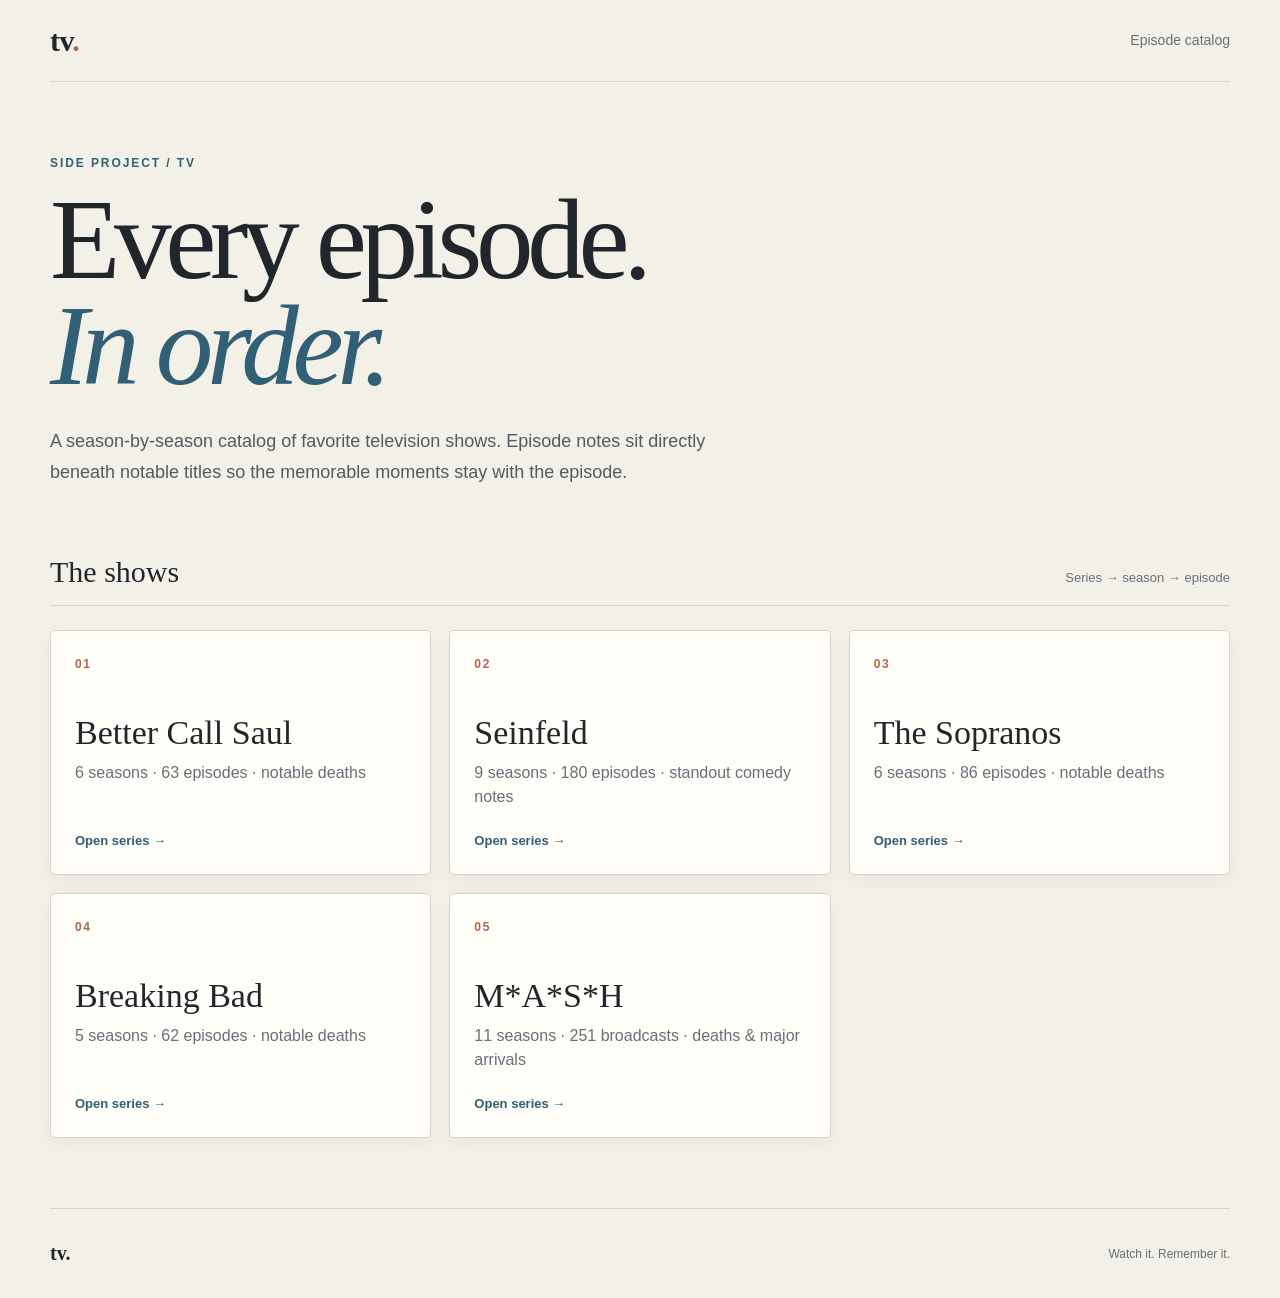
<file: index.html>
<!doctype html>
<html lang="en">
<head>
  <meta charset="utf-8">
  <meta name="viewport" content="width=device-width, initial-scale=1">
  <meta name="theme-color" content="#f2e8d8">
  <meta name="description" content="A personal TV-show episode catalog, organized by series and season, with room for episode notes.">
  <title>TV Shows — Episode Catalog</title>
  <link rel="stylesheet" href="catalog.css?v=20261001">
</head>
<body>
  <div class="shell">
    <header class="masthead"><a class="brand" href="index.html">tv<span>.</span></a><span class="tagline">Episode catalog</span></header>
    <main>
      <section class="hero">
        <p class="kicker">Side project / TV</p>
        <h1>Every episode.<br><em>In order.</em></h1>
        <p class="lead">A season-by-season catalog of favorite television shows. Episode notes sit directly beneath notable titles so the memorable moments stay with the episode.</p>
      </section>
      <section class="content" aria-labelledby="shows-heading">
        <div class="catalog-intro"><h2 id="shows-heading">The shows</h2><p>Series → season → episode</p></div>
        <div class="show-grid">
          <a class="show-card" href="better-call-saul.html"><span class="show-order">01</span><h3>Better Call Saul</h3><p>6 seasons · 63 episodes · notable deaths</p><span class="open">Open series →</span></a>
          <a class="show-card" href="seinfeld.html"><span class="show-order">02</span><h3>Seinfeld</h3><p>9 seasons · 180 episodes · standout comedy notes</p><span class="open">Open series →</span></a>
          <a class="show-card" href="the-sopranos.html"><span class="show-order">03</span><h3>The Sopranos</h3><p>6 seasons · 86 episodes · notable deaths</p><span class="open">Open series →</span></a>
          <a class="show-card" href="breaking-bad.html"><span class="show-order">04</span><h3>Breaking Bad</h3><p>5 seasons · 62 episodes · notable deaths</p><span class="open">Open series →</span></a>
          <a class="show-card" href="mash.html"><span class="show-order">05</span><h3>M*A*S*H</h3><p>11 seasons · 251 broadcasts · deaths &amp; major arrivals</p><span class="open">Open series →</span></a>
        </div>
      </section>
    </main>
    <footer><span>tv.</span><span>Watch it. Remember it.</span></footer>
  </div>
</body>
</html>
</file>
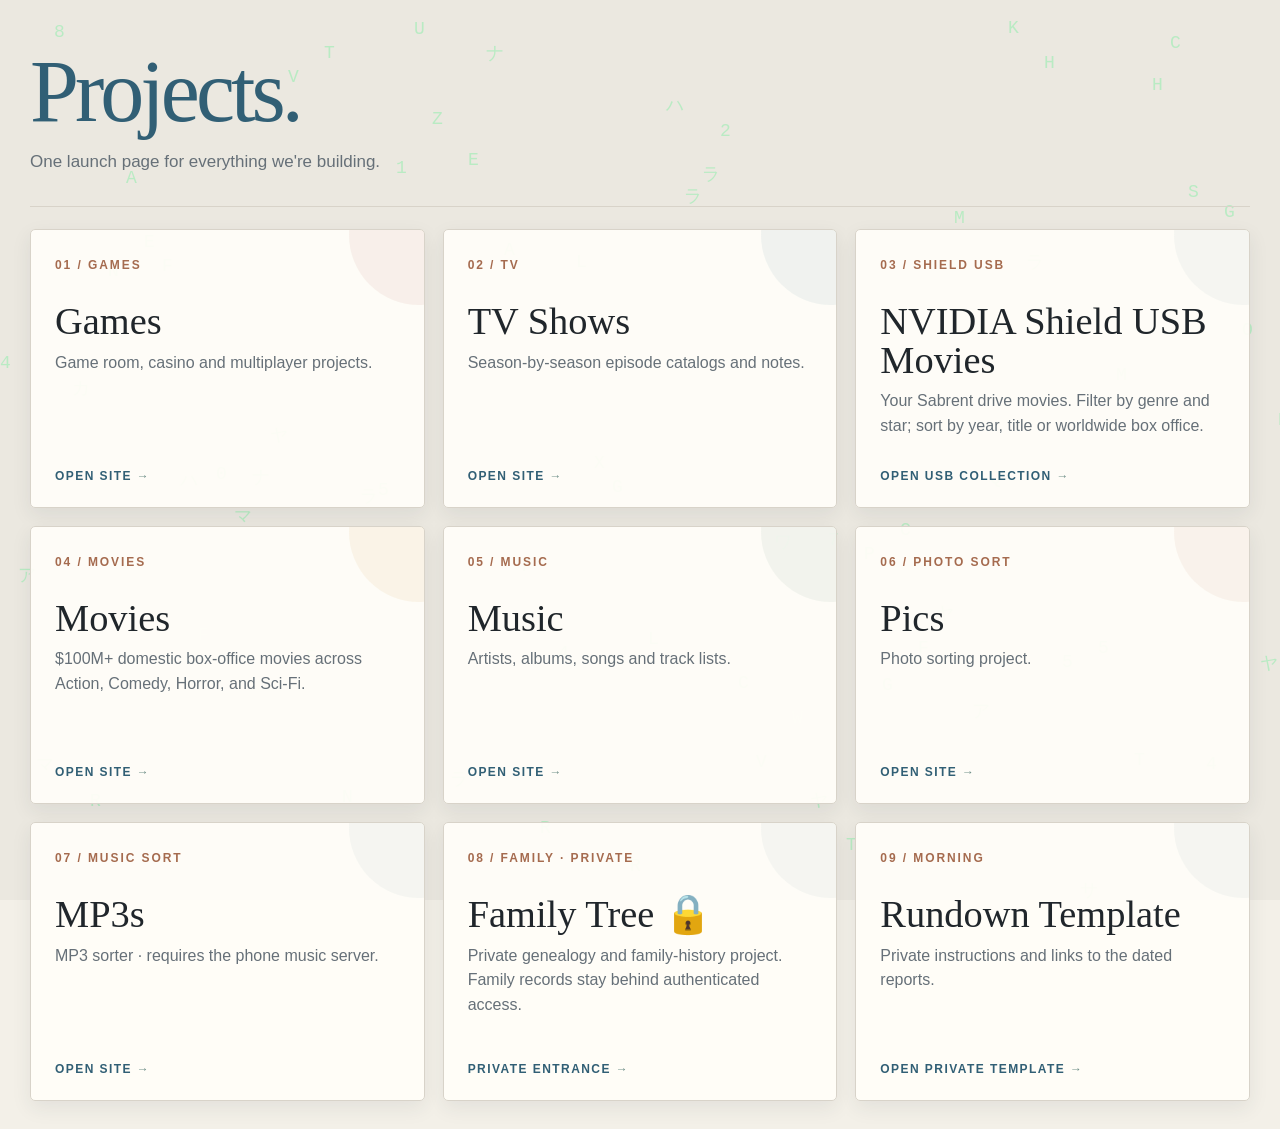
<file: launch-old/index.html>
<!doctype html>
<html lang="en">
<head>
<meta charset="utf-8">
<meta name="viewport" content="width=device-width,initial-scale=1">
<meta http-equiv="refresh" content="0;url=https://chunter-gh.github.io/tvshows/projects.html?release=136">
<link rel="canonical" href="https://chunter-gh.github.io/tvshows/projects.html?release=136">
<title>Opening CHunter2 Projects…</title>
<script>window.location.replace("https://chunter-gh.github.io/tvshows/projects.html?release=136");</script>
</head>
<body><p>Opening the <a href="https://chunter-gh.github.io/tvshows/projects.html?release=136">original Projects launcher</a>…</p></body>
</html>
</file>
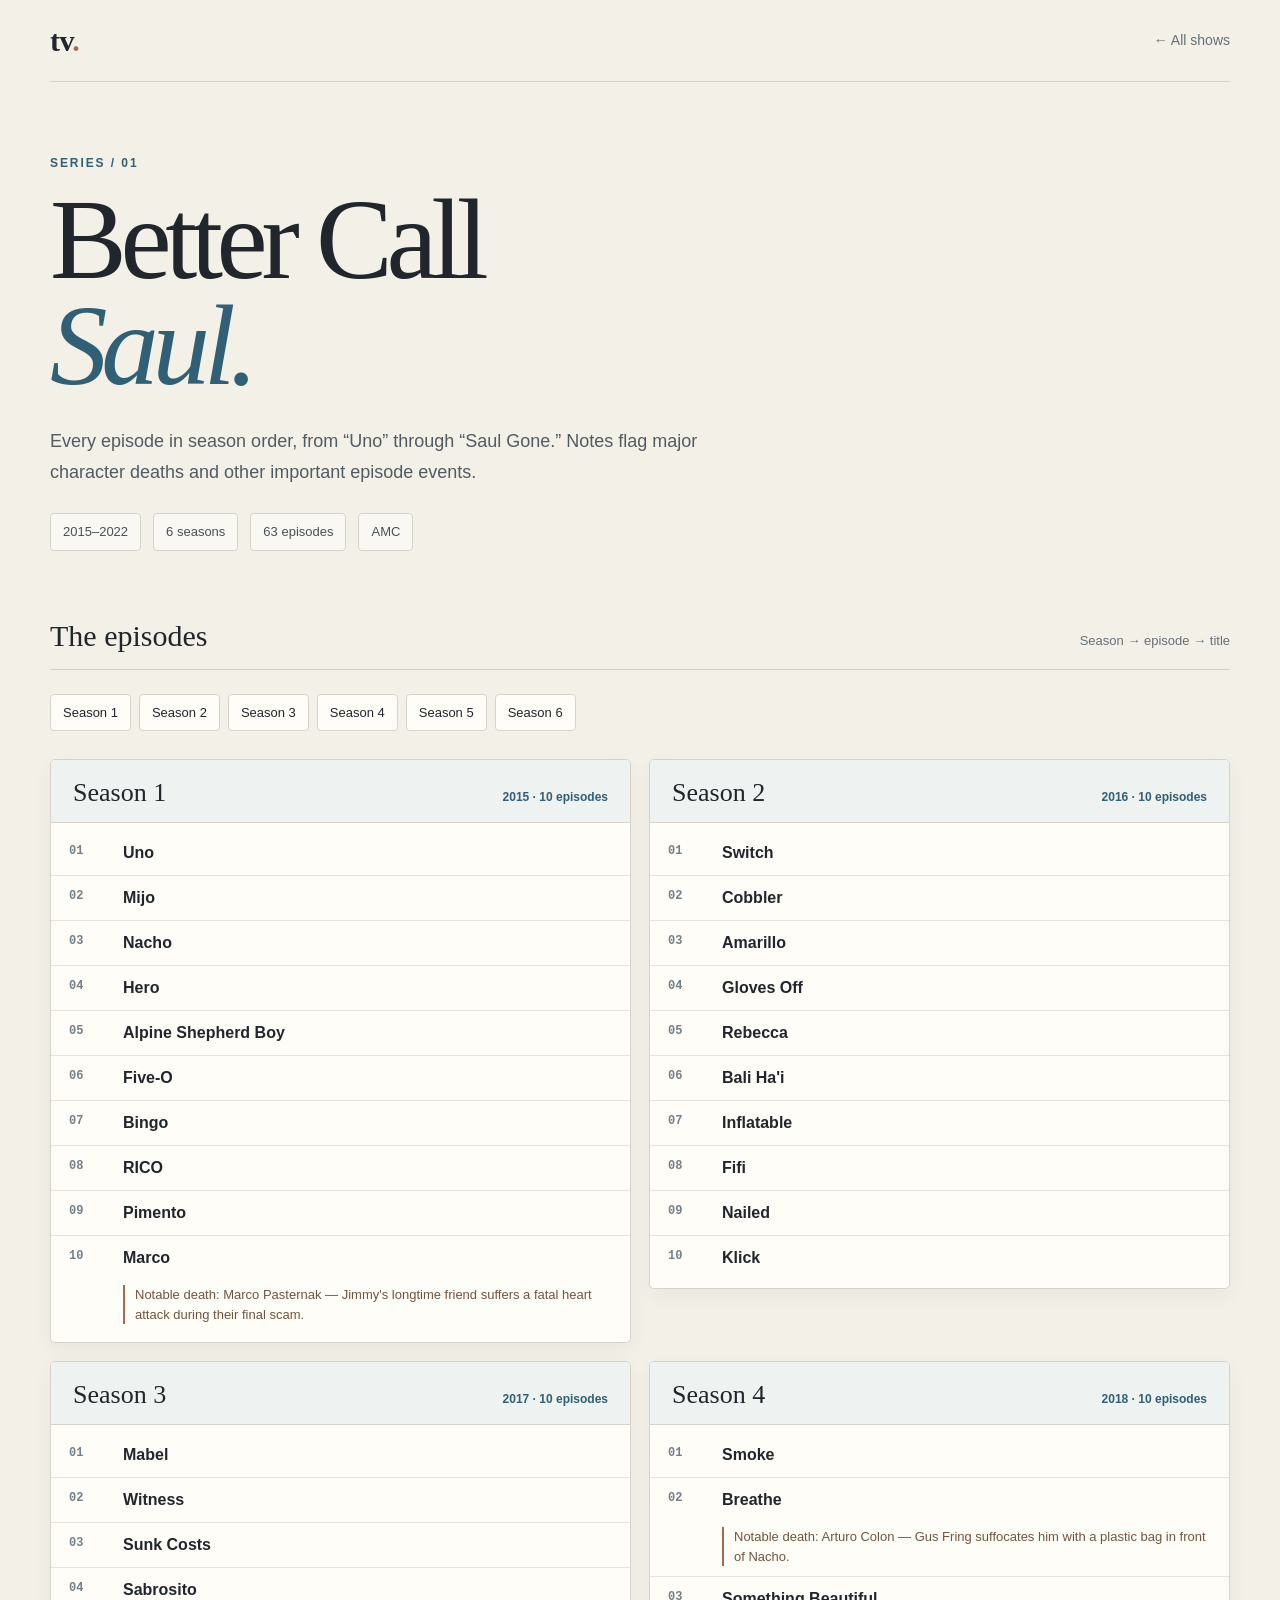
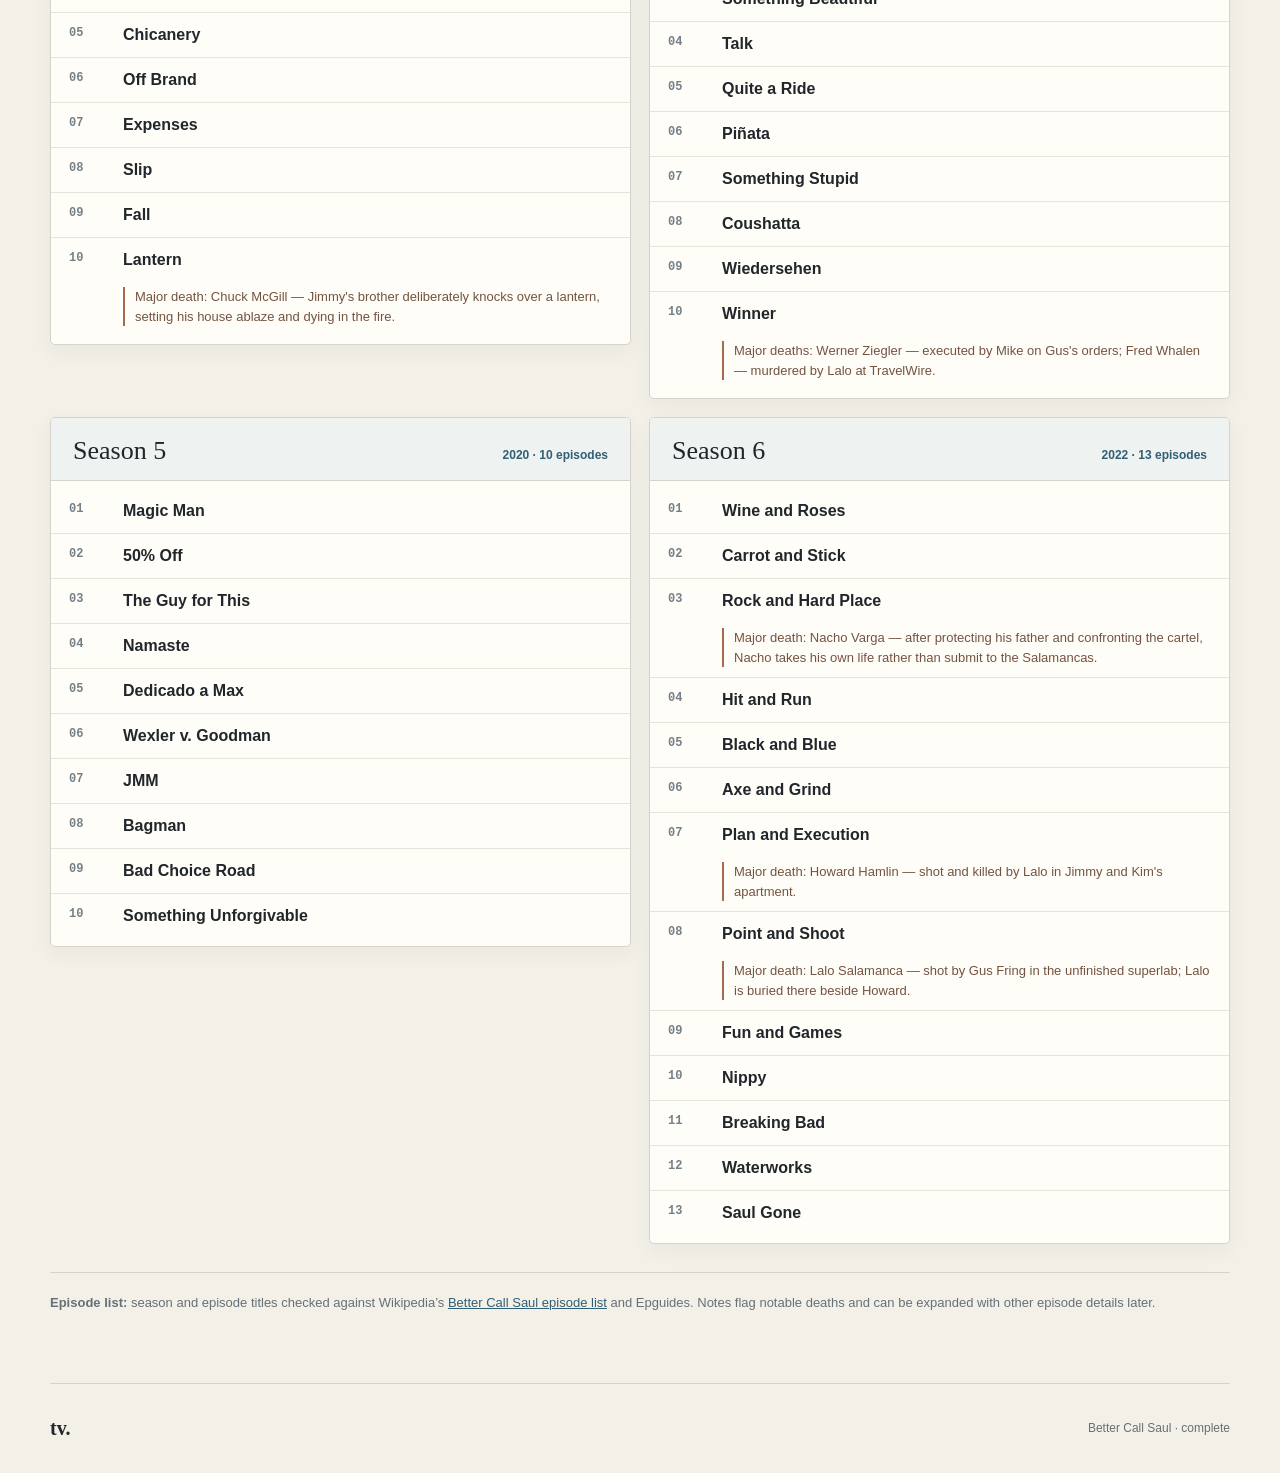
<file: better-call-saul.html>
<!doctype html>
<html lang="en">
<head>
  <meta charset="utf-8"><meta name="viewport" content="width=device-width, initial-scale=1"><meta name="theme-color" content="#0b0c10">
  <meta name="description" content="Better Call Saul episode catalog by season."><title>Better Call Saul — TV Episode Catalog</title><link rel="stylesheet" href="catalog.css?v=20261001">
</head>
<body><div class="shell">
<header class="masthead"><a class="brand" href="index.html">tv<span>.</span></a><a class="back" href="index.html">← All shows</a></header>
<main><section class="intro"><p class="kicker">Series / 01</p><h1>Better Call<br><em>Saul.</em></h1><p class="lead">Every episode in season order, from “Uno” through “Saul Gone.” Notes flag major character deaths and other important episode events.</p><div class="series-meta"><span>2015–2022</span><span>6 seasons</span><span>63 episodes</span><span>AMC</span></div></section>
<section class="content"><div class="catalog-intro"><h2>The episodes</h2><p>Season → episode → title</p></div>
<nav class="season-nav" aria-label="Jump to season"><a href="#season-1">Season 1</a><a href="#season-2">Season 2</a><a href="#season-3">Season 3</a><a href="#season-4">Season 4</a><a href="#season-5">Season 5</a><a href="#season-6">Season 6</a></nav>
<div class="season-grid">
<article class="season" id="season-1"><div class="season-head"><h3>Season 1</h3><span class="season-year">2015 · 10 episodes</span></div><ol class="episodes">
<li class="episode"><span class="ep-no">01</span><span class="ep-title">Uno</span></li><li class="episode"><span class="ep-no">02</span><span class="ep-title">Mijo</span></li><li class="episode"><span class="ep-no">03</span><span class="ep-title">Nacho</span></li><li class="episode"><span class="ep-no">04</span><span class="ep-title">Hero</span></li><li class="episode"><span class="ep-no">05</span><span class="ep-title">Alpine Shepherd Boy</span></li><li class="episode"><span class="ep-no">06</span><span class="ep-title">Five-O</span></li><li class="episode"><span class="ep-no">07</span><span class="ep-title">Bingo</span></li><li class="episode"><span class="ep-no">08</span><span class="ep-title">RICO</span></li><li class="episode"><span class="ep-no">09</span><span class="ep-title">Pimento</span></li><li class="episode"><span class="ep-no">10</span><span class="ep-title">Marco</span><span class="note">Notable death: Marco Pasternak — Jimmy's longtime friend suffers a fatal heart attack during their final scam.</span></li></ol></article>
<article class="season" id="season-2"><div class="season-head"><h3>Season 2</h3><span class="season-year">2016 · 10 episodes</span></div><ol class="episodes">
<li class="episode"><span class="ep-no">01</span><span class="ep-title">Switch</span></li><li class="episode"><span class="ep-no">02</span><span class="ep-title">Cobbler</span></li><li class="episode"><span class="ep-no">03</span><span class="ep-title">Amarillo</span></li><li class="episode"><span class="ep-no">04</span><span class="ep-title">Gloves Off</span></li><li class="episode"><span class="ep-no">05</span><span class="ep-title">Rebecca</span></li><li class="episode"><span class="ep-no">06</span><span class="ep-title">Bali Ha'i</span></li><li class="episode"><span class="ep-no">07</span><span class="ep-title">Inflatable</span></li><li class="episode"><span class="ep-no">08</span><span class="ep-title">Fifi</span></li><li class="episode"><span class="ep-no">09</span><span class="ep-title">Nailed</span></li><li class="episode"><span class="ep-no">10</span><span class="ep-title">Klick</span></li></ol></article>
<article class="season" id="season-3"><div class="season-head"><h3>Season 3</h3><span class="season-year">2017 · 10 episodes</span></div><ol class="episodes">
<li class="episode"><span class="ep-no">01</span><span class="ep-title">Mabel</span></li><li class="episode"><span class="ep-no">02</span><span class="ep-title">Witness</span></li><li class="episode"><span class="ep-no">03</span><span class="ep-title">Sunk Costs</span></li><li class="episode"><span class="ep-no">04</span><span class="ep-title">Sabrosito</span></li><li class="episode"><span class="ep-no">05</span><span class="ep-title">Chicanery</span></li><li class="episode"><span class="ep-no">06</span><span class="ep-title">Off Brand</span></li><li class="episode"><span class="ep-no">07</span><span class="ep-title">Expenses</span></li><li class="episode"><span class="ep-no">08</span><span class="ep-title">Slip</span></li><li class="episode"><span class="ep-no">09</span><span class="ep-title">Fall</span></li><li class="episode"><span class="ep-no">10</span><span class="ep-title">Lantern</span><span class="note">Major death: Chuck McGill — Jimmy's brother deliberately knocks over a lantern, setting his house ablaze and dying in the fire.</span></li></ol></article>
<article class="season" id="season-4"><div class="season-head"><h3>Season 4</h3><span class="season-year">2018 · 10 episodes</span></div><ol class="episodes">
<li class="episode"><span class="ep-no">01</span><span class="ep-title">Smoke</span></li><li class="episode"><span class="ep-no">02</span><span class="ep-title">Breathe</span><span class="note">Notable death: Arturo Colon — Gus Fring suffocates him with a plastic bag in front of Nacho.</span></li><li class="episode"><span class="ep-no">03</span><span class="ep-title">Something Beautiful</span></li><li class="episode"><span class="ep-no">04</span><span class="ep-title">Talk</span></li><li class="episode"><span class="ep-no">05</span><span class="ep-title">Quite a Ride</span></li><li class="episode"><span class="ep-no">06</span><span class="ep-title">Piñata</span></li><li class="episode"><span class="ep-no">07</span><span class="ep-title">Something Stupid</span></li><li class="episode"><span class="ep-no">08</span><span class="ep-title">Coushatta</span></li><li class="episode"><span class="ep-no">09</span><span class="ep-title">Wiedersehen</span></li><li class="episode"><span class="ep-no">10</span><span class="ep-title">Winner</span><span class="note">Major deaths: Werner Ziegler — executed by Mike on Gus's orders; Fred Whalen — murdered by Lalo at TravelWire.</span></li></ol></article>
<article class="season" id="season-5"><div class="season-head"><h3>Season 5</h3><span class="season-year">2020 · 10 episodes</span></div><ol class="episodes">
<li class="episode"><span class="ep-no">01</span><span class="ep-title">Magic Man</span></li><li class="episode"><span class="ep-no">02</span><span class="ep-title">50% Off</span></li><li class="episode"><span class="ep-no">03</span><span class="ep-title">The Guy for This</span></li><li class="episode"><span class="ep-no">04</span><span class="ep-title">Namaste</span></li><li class="episode"><span class="ep-no">05</span><span class="ep-title">Dedicado a Max</span></li><li class="episode"><span class="ep-no">06</span><span class="ep-title">Wexler v. Goodman</span></li><li class="episode"><span class="ep-no">07</span><span class="ep-title">JMM</span></li><li class="episode"><span class="ep-no">08</span><span class="ep-title">Bagman</span></li><li class="episode"><span class="ep-no">09</span><span class="ep-title">Bad Choice Road</span></li><li class="episode"><span class="ep-no">10</span><span class="ep-title">Something Unforgivable</span></li></ol></article>
<article class="season" id="season-6"><div class="season-head"><h3>Season 6</h3><span class="season-year">2022 · 13 episodes</span></div><ol class="episodes">
<li class="episode"><span class="ep-no">01</span><span class="ep-title">Wine and Roses</span></li><li class="episode"><span class="ep-no">02</span><span class="ep-title">Carrot and Stick</span></li><li class="episode"><span class="ep-no">03</span><span class="ep-title">Rock and Hard Place</span><span class="note">Major death: Nacho Varga — after protecting his father and confronting the cartel, Nacho takes his own life rather than submit to the Salamancas.</span></li><li class="episode"><span class="ep-no">04</span><span class="ep-title">Hit and Run</span></li><li class="episode"><span class="ep-no">05</span><span class="ep-title">Black and Blue</span></li><li class="episode"><span class="ep-no">06</span><span class="ep-title">Axe and Grind</span></li><li class="episode"><span class="ep-no">07</span><span class="ep-title">Plan and Execution</span><span class="note">Major death: Howard Hamlin — shot and killed by Lalo in Jimmy and Kim's apartment.</span></li><li class="episode"><span class="ep-no">08</span><span class="ep-title">Point and Shoot</span><span class="note">Major death: Lalo Salamanca — shot by Gus Fring in the unfinished superlab; Lalo is buried there beside Howard.</span></li><li class="episode"><span class="ep-no">09</span><span class="ep-title">Fun and Games</span></li><li class="episode"><span class="ep-no">10</span><span class="ep-title">Nippy</span></li><li class="episode"><span class="ep-no">11</span><span class="ep-title">Breaking Bad</span></li><li class="episode"><span class="ep-no">12</span><span class="ep-title">Waterworks</span></li><li class="episode"><span class="ep-no">13</span><span class="ep-title">Saul Gone</span></li></ol></article>
</div><div class="sources"><strong>Episode list:</strong> season and episode titles checked against Wikipedia’s <a href="https://en.wikipedia.org/wiki/List_of_Better_Call_Saul_episodes">Better Call Saul episode list</a> and Epguides. Notes flag notable deaths and can be expanded with other episode details later.</div></section></main>
<footer><span>tv.</span><span>Better Call Saul · complete</span></footer></div></body></html>
</file>
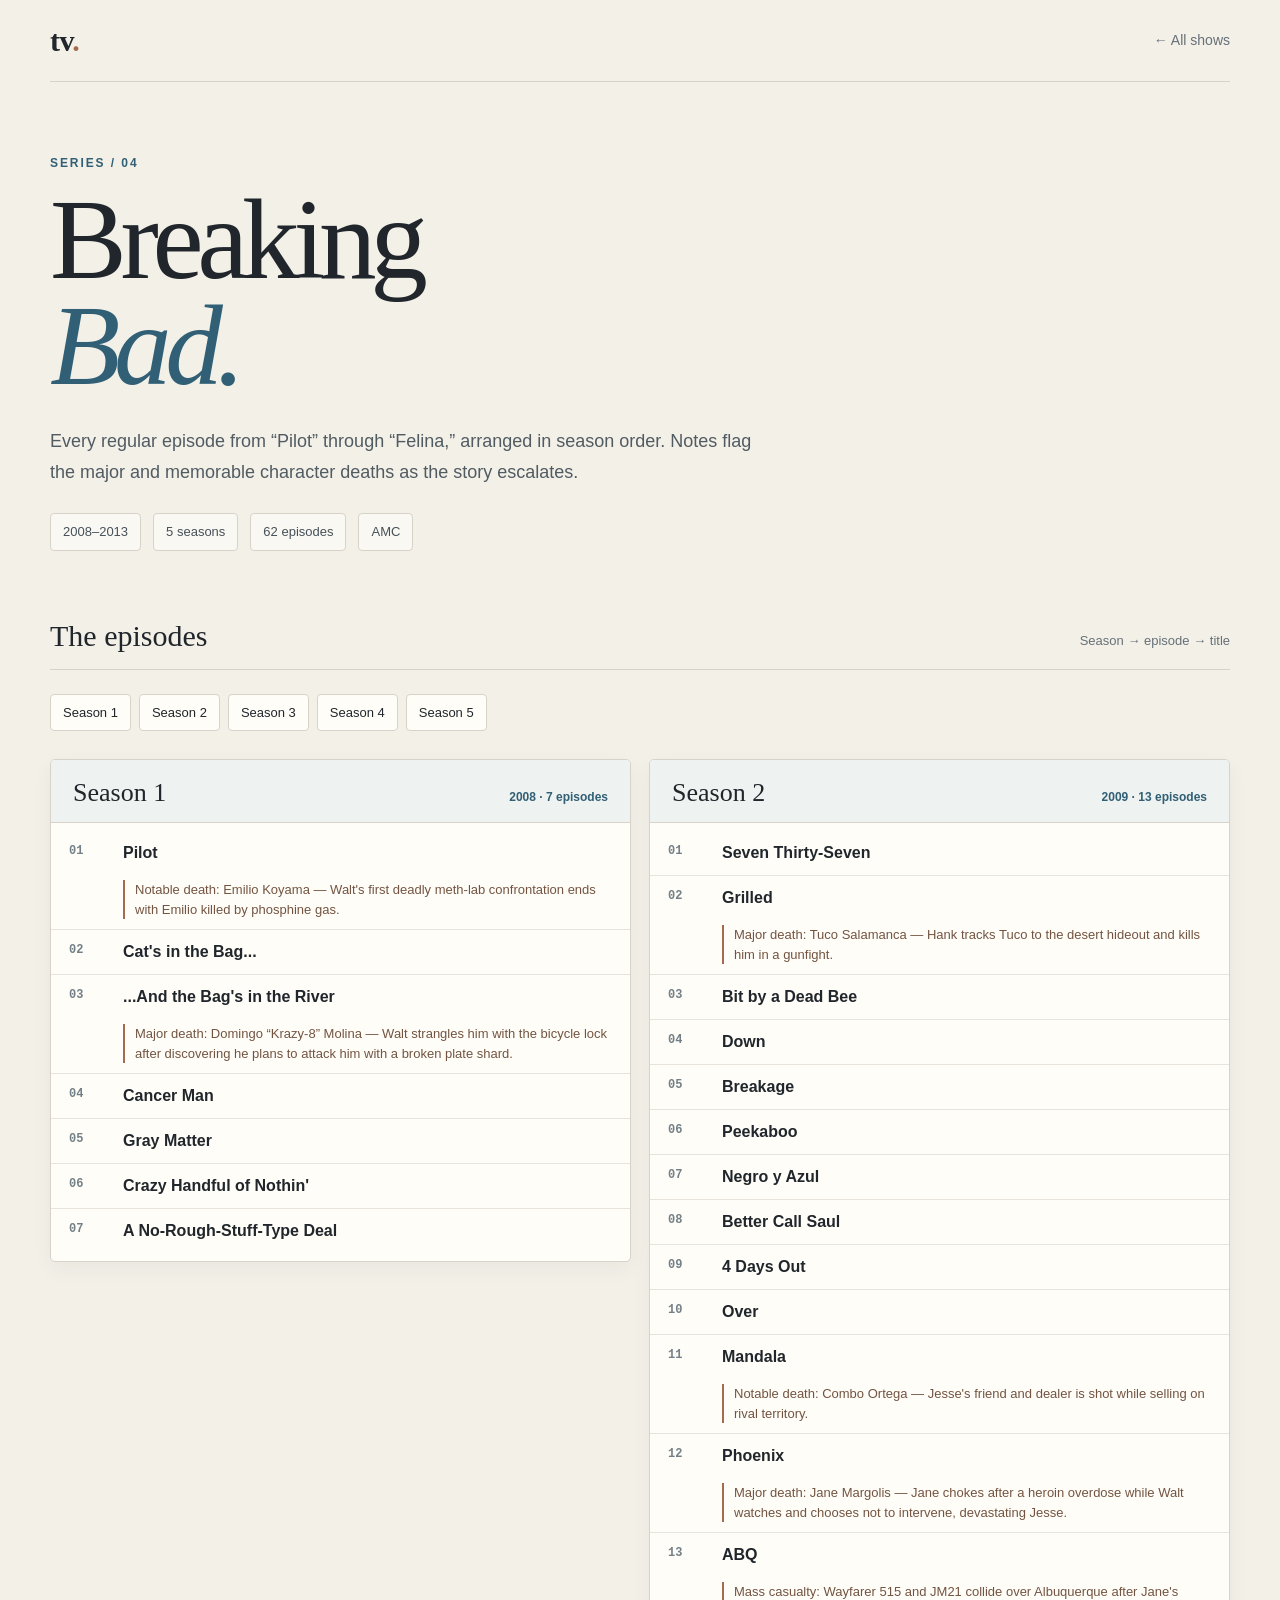
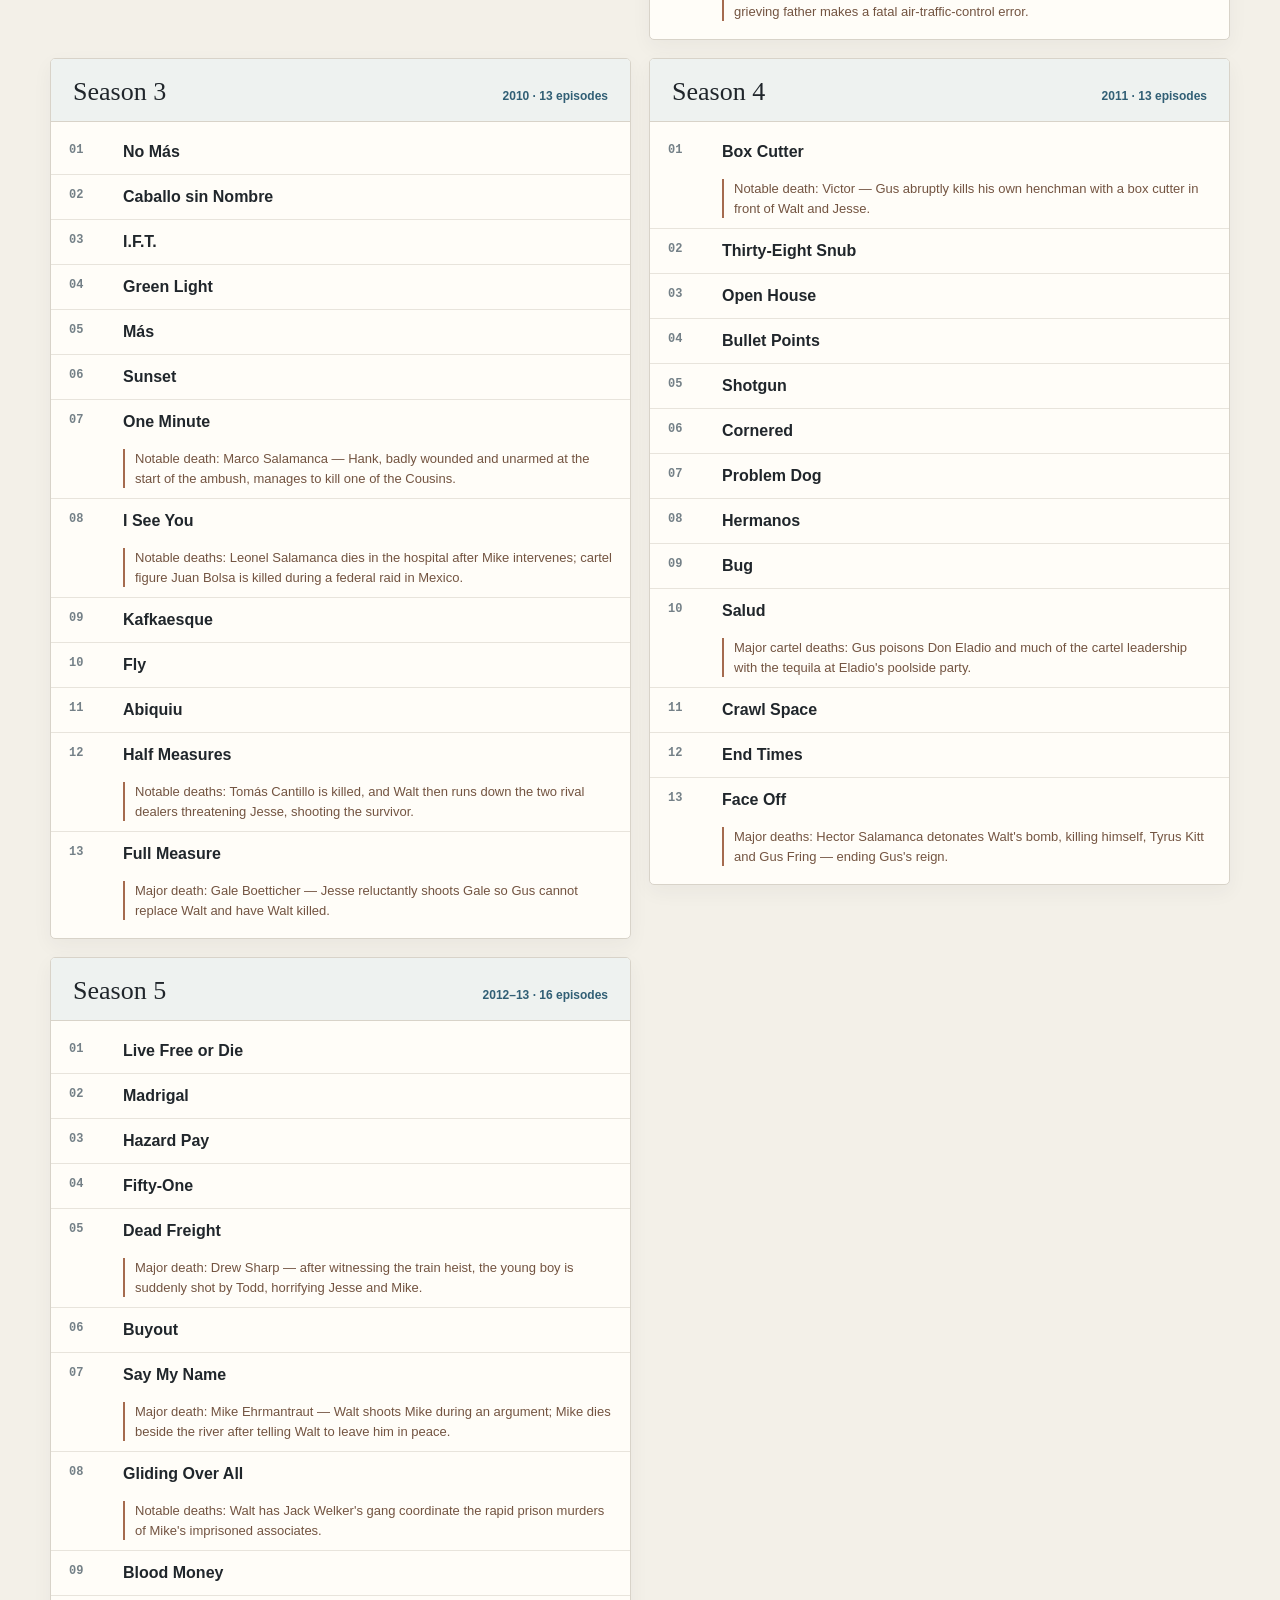
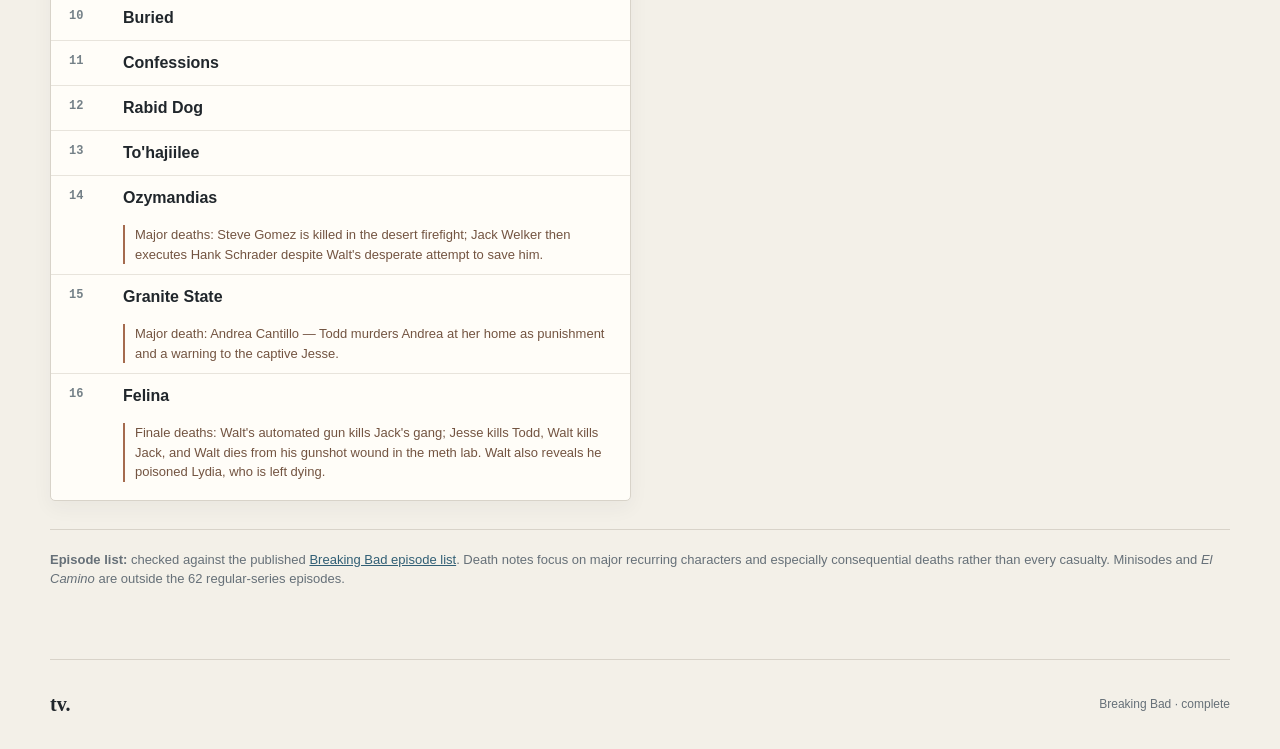
<file: breaking-bad.html>
<!doctype html>
<html lang="en"><head><meta charset="utf-8"><meta name="viewport" content="width=device-width, initial-scale=1"><meta name="theme-color" content="#0b0c10"><meta name="description" content="Breaking Bad episode catalog by season."><title>Breaking Bad — TV Episode Catalog</title><link rel="stylesheet" href="catalog.css?v=20261001"></head>
<body><div class="shell"><header class="masthead"><a class="brand" href="index.html">tv<span>.</span></a><a class="back" href="index.html">← All shows</a></header>
<main><section class="intro"><p class="kicker">Series / 04</p><h1>Breaking<br><em>Bad.</em></h1><p class="lead">Every regular episode from “Pilot” through “Felina,” arranged in season order. Notes flag the major and memorable character deaths as the story escalates.</p><div class="series-meta"><span>2008–2013</span><span>5 seasons</span><span>62 episodes</span><span>AMC</span></div></section>
<section class="content"><div class="catalog-intro"><h2>The episodes</h2><p>Season → episode → title</p></div><nav class="season-nav"><a href="#season-1">Season 1</a><a href="#season-2">Season 2</a><a href="#season-3">Season 3</a><a href="#season-4">Season 4</a><a href="#season-5">Season 5</a></nav><div class="season-grid">
<article class="season" id="season-1"><div class="season-head"><h3>Season 1</h3><span class="season-year">2008 · 7 episodes</span></div><ol class="episodes"><li class="episode"><span class="ep-no">01</span><span class="ep-title">Pilot</span><span class="note">Notable death: Emilio Koyama — Walt's first deadly meth-lab confrontation ends with Emilio killed by phosphine gas.</span></li><li class="episode"><span class="ep-no">02</span><span class="ep-title">Cat's in the Bag...</span></li><li class="episode"><span class="ep-no">03</span><span class="ep-title">...And the Bag's in the River</span><span class="note">Major death: Domingo “Krazy-8” Molina — Walt strangles him with the bicycle lock after discovering he plans to attack him with a broken plate shard.</span></li><li class="episode"><span class="ep-no">04</span><span class="ep-title">Cancer Man</span></li><li class="episode"><span class="ep-no">05</span><span class="ep-title">Gray Matter</span></li><li class="episode"><span class="ep-no">06</span><span class="ep-title">Crazy Handful of Nothin'</span></li><li class="episode"><span class="ep-no">07</span><span class="ep-title">A No-Rough-Stuff-Type Deal</span></li></ol></article>
<article class="season" id="season-2"><div class="season-head"><h3>Season 2</h3><span class="season-year">2009 · 13 episodes</span></div><ol class="episodes"><li class="episode"><span class="ep-no">01</span><span class="ep-title">Seven Thirty-Seven</span></li><li class="episode"><span class="ep-no">02</span><span class="ep-title">Grilled</span><span class="note">Major death: Tuco Salamanca — Hank tracks Tuco to the desert hideout and kills him in a gunfight.</span></li><li class="episode"><span class="ep-no">03</span><span class="ep-title">Bit by a Dead Bee</span></li><li class="episode"><span class="ep-no">04</span><span class="ep-title">Down</span></li><li class="episode"><span class="ep-no">05</span><span class="ep-title">Breakage</span></li><li class="episode"><span class="ep-no">06</span><span class="ep-title">Peekaboo</span></li><li class="episode"><span class="ep-no">07</span><span class="ep-title">Negro y Azul</span></li><li class="episode"><span class="ep-no">08</span><span class="ep-title">Better Call Saul</span></li><li class="episode"><span class="ep-no">09</span><span class="ep-title">4 Days Out</span></li><li class="episode"><span class="ep-no">10</span><span class="ep-title">Over</span></li><li class="episode"><span class="ep-no">11</span><span class="ep-title">Mandala</span><span class="note">Notable death: Combo Ortega — Jesse's friend and dealer is shot while selling on rival territory.</span></li><li class="episode"><span class="ep-no">12</span><span class="ep-title">Phoenix</span><span class="note">Major death: Jane Margolis — Jane chokes after a heroin overdose while Walt watches and chooses not to intervene, devastating Jesse.</span></li><li class="episode"><span class="ep-no">13</span><span class="ep-title">ABQ</span><span class="note">Mass casualty: Wayfarer 515 and JM21 collide over Albuquerque after Jane's grieving father makes a fatal air-traffic-control error.</span></li></ol></article>
<article class="season" id="season-3"><div class="season-head"><h3>Season 3</h3><span class="season-year">2010 · 13 episodes</span></div><ol class="episodes"><li class="episode"><span class="ep-no">01</span><span class="ep-title">No Más</span></li><li class="episode"><span class="ep-no">02</span><span class="ep-title">Caballo sin Nombre</span></li><li class="episode"><span class="ep-no">03</span><span class="ep-title">I.F.T.</span></li><li class="episode"><span class="ep-no">04</span><span class="ep-title">Green Light</span></li><li class="episode"><span class="ep-no">05</span><span class="ep-title">Más</span></li><li class="episode"><span class="ep-no">06</span><span class="ep-title">Sunset</span></li><li class="episode"><span class="ep-no">07</span><span class="ep-title">One Minute</span><span class="note">Notable death: Marco Salamanca — Hank, badly wounded and unarmed at the start of the ambush, manages to kill one of the Cousins.</span></li><li class="episode"><span class="ep-no">08</span><span class="ep-title">I See You</span><span class="note">Notable deaths: Leonel Salamanca dies in the hospital after Mike intervenes; cartel figure Juan Bolsa is killed during a federal raid in Mexico.</span></li><li class="episode"><span class="ep-no">09</span><span class="ep-title">Kafkaesque</span></li><li class="episode"><span class="ep-no">10</span><span class="ep-title">Fly</span></li><li class="episode"><span class="ep-no">11</span><span class="ep-title">Abiquiu</span></li><li class="episode"><span class="ep-no">12</span><span class="ep-title">Half Measures</span><span class="note">Notable deaths: Tomás Cantillo is killed, and Walt then runs down the two rival dealers threatening Jesse, shooting the survivor.</span></li><li class="episode"><span class="ep-no">13</span><span class="ep-title">Full Measure</span><span class="note">Major death: Gale Boetticher — Jesse reluctantly shoots Gale so Gus cannot replace Walt and have Walt killed.</span></li></ol></article>
<article class="season" id="season-4"><div class="season-head"><h3>Season 4</h3><span class="season-year">2011 · 13 episodes</span></div><ol class="episodes"><li class="episode"><span class="ep-no">01</span><span class="ep-title">Box Cutter</span><span class="note">Notable death: Victor — Gus abruptly kills his own henchman with a box cutter in front of Walt and Jesse.</span></li><li class="episode"><span class="ep-no">02</span><span class="ep-title">Thirty-Eight Snub</span></li><li class="episode"><span class="ep-no">03</span><span class="ep-title">Open House</span></li><li class="episode"><span class="ep-no">04</span><span class="ep-title">Bullet Points</span></li><li class="episode"><span class="ep-no">05</span><span class="ep-title">Shotgun</span></li><li class="episode"><span class="ep-no">06</span><span class="ep-title">Cornered</span></li><li class="episode"><span class="ep-no">07</span><span class="ep-title">Problem Dog</span></li><li class="episode"><span class="ep-no">08</span><span class="ep-title">Hermanos</span></li><li class="episode"><span class="ep-no">09</span><span class="ep-title">Bug</span></li><li class="episode"><span class="ep-no">10</span><span class="ep-title">Salud</span><span class="note">Major cartel deaths: Gus poisons Don Eladio and much of the cartel leadership with the tequila at Eladio's poolside party.</span></li><li class="episode"><span class="ep-no">11</span><span class="ep-title">Crawl Space</span></li><li class="episode"><span class="ep-no">12</span><span class="ep-title">End Times</span></li><li class="episode"><span class="ep-no">13</span><span class="ep-title">Face Off</span><span class="note">Major deaths: Hector Salamanca detonates Walt's bomb, killing himself, Tyrus Kitt and Gus Fring — ending Gus's reign.</span></li></ol></article>
<article class="season" id="season-5"><div class="season-head"><h3>Season 5</h3><span class="season-year">2012–13 · 16 episodes</span></div><ol class="episodes"><li class="episode"><span class="ep-no">01</span><span class="ep-title">Live Free or Die</span></li><li class="episode"><span class="ep-no">02</span><span class="ep-title">Madrigal</span></li><li class="episode"><span class="ep-no">03</span><span class="ep-title">Hazard Pay</span></li><li class="episode"><span class="ep-no">04</span><span class="ep-title">Fifty-One</span></li><li class="episode"><span class="ep-no">05</span><span class="ep-title">Dead Freight</span><span class="note">Major death: Drew Sharp — after witnessing the train heist, the young boy is suddenly shot by Todd, horrifying Jesse and Mike.</span></li><li class="episode"><span class="ep-no">06</span><span class="ep-title">Buyout</span></li><li class="episode"><span class="ep-no">07</span><span class="ep-title">Say My Name</span><span class="note">Major death: Mike Ehrmantraut — Walt shoots Mike during an argument; Mike dies beside the river after telling Walt to leave him in peace.</span></li><li class="episode"><span class="ep-no">08</span><span class="ep-title">Gliding Over All</span><span class="note">Notable deaths: Walt has Jack Welker's gang coordinate the rapid prison murders of Mike's imprisoned associates.</span></li><li class="episode"><span class="ep-no">09</span><span class="ep-title">Blood Money</span></li><li class="episode"><span class="ep-no">10</span><span class="ep-title">Buried</span></li><li class="episode"><span class="ep-no">11</span><span class="ep-title">Confessions</span></li><li class="episode"><span class="ep-no">12</span><span class="ep-title">Rabid Dog</span></li><li class="episode"><span class="ep-no">13</span><span class="ep-title">To'hajiilee</span></li><li class="episode"><span class="ep-no">14</span><span class="ep-title">Ozymandias</span><span class="note">Major deaths: Steve Gomez is killed in the desert firefight; Jack Welker then executes Hank Schrader despite Walt's desperate attempt to save him.</span></li><li class="episode"><span class="ep-no">15</span><span class="ep-title">Granite State</span><span class="note">Major death: Andrea Cantillo — Todd murders Andrea at her home as punishment and a warning to the captive Jesse.</span></li><li class="episode"><span class="ep-no">16</span><span class="ep-title">Felina</span><span class="note">Finale deaths: Walt's automated gun kills Jack's gang; Jesse kills Todd, Walt kills Jack, and Walt dies from his gunshot wound in the meth lab. Walt also reveals he poisoned Lydia, who is left dying.</span></li></ol></article>
</div><div class="sources"><strong>Episode list:</strong> checked against the published <a href="https://en.wikipedia.org/wiki/List_of_Breaking_Bad_episodes">Breaking Bad episode list</a>. Death notes focus on major recurring characters and especially consequential deaths rather than every casualty. Minisodes and <em>El Camino</em> are outside the 62 regular-series episodes.</div></section></main><footer><span>tv.</span><span>Breaking Bad · complete</span></footer></div></body></html>
</file>
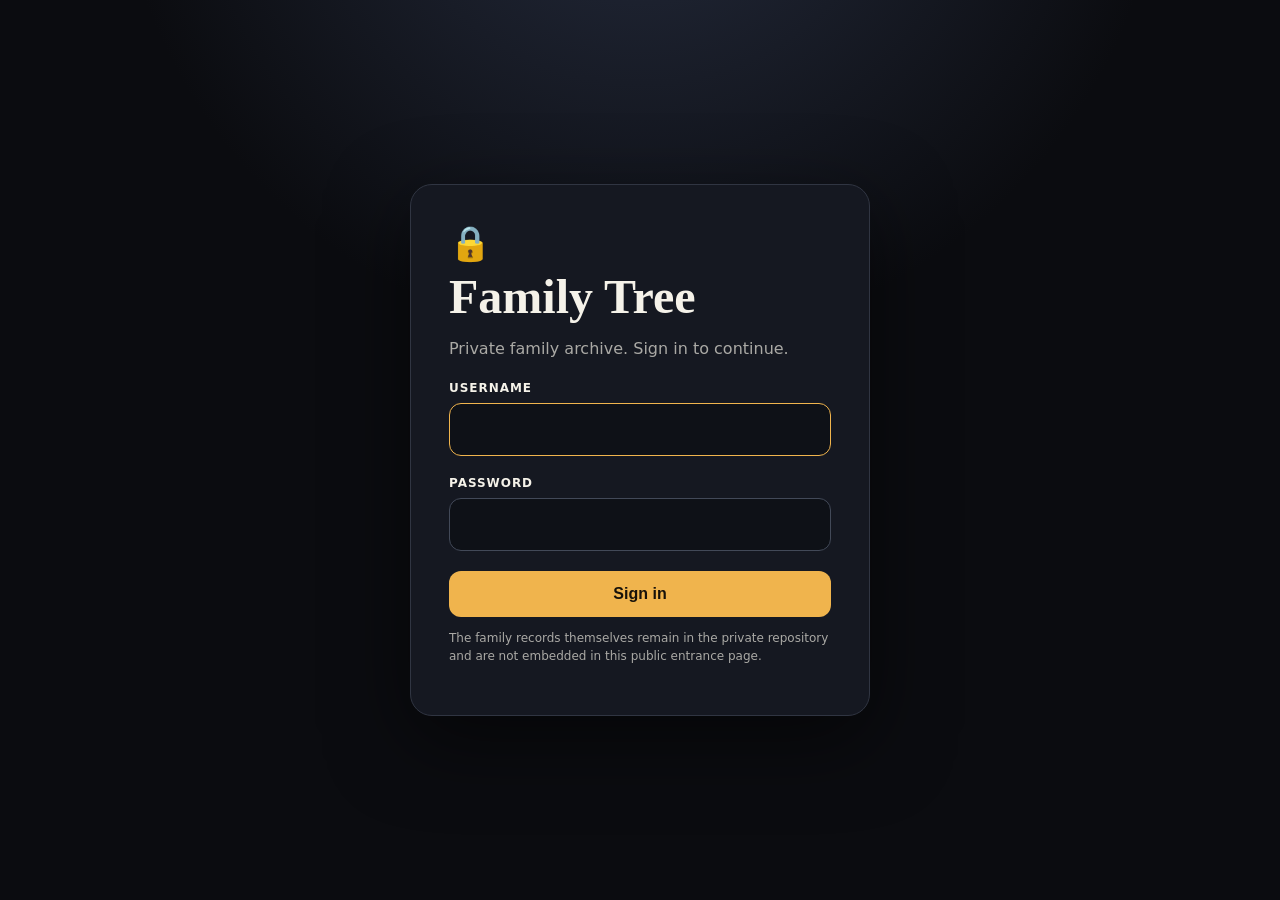
<file: familytree.html>
<!doctype html><html lang="en"><head><meta charset="utf-8"><meta name="viewport" content="width=device-width,initial-scale=1"><title>Family Tree — Sign In</title><style>:root{color-scheme:dark;--bg:#0b0c10;--panel:#151821;--ink:#f5f2e9;--muted:#aaa9a5;--line:#303542;--gold:#f0b44d}*{box-sizing:border-box}body{margin:0;min-height:100vh;display:grid;place-items:center;background:radial-gradient(circle at 50% -20%,#252c3e 0,transparent 42%),var(--bg);color:var(--ink);font-family:system-ui,-apple-system,"Segoe UI",sans-serif}.box{width:min(92%,460px);padding:38px;border:1px solid var(--line);border-radius:22px;background:var(--panel);box-shadow:0 24px 80px #0008}.lock{font-size:34px}h1{font:900 48px/1 Georgia,serif;margin:10px 0 12px}p{color:var(--muted);line-height:1.5}label{display:block;font-size:12px;font-weight:800;letter-spacing:.08em;text-transform:uppercase;margin:20px 0 8px}input{width:100%;padding:15px 16px;border-radius:12px;border:1px solid #424958;background:#0e1117;color:#fff;font-size:18px;outline:none}input:focus{border-color:var(--gold)}button{width:100%;margin-top:20px;padding:14px;border:0;border-radius:12px;background:var(--gold);color:#17120a;font-weight:900;font-size:16px;cursor:pointer}.small{font-size:12px}.notice{display:none;color:#ffd995;border:1px solid #72552a;background:#3d2d17;padding:12px;border-radius:12px;margin-top:16px}</style></head><body><main class="box"><div class="lock">🔒</div><h1>Family Tree</h1><p>Private family archive. Sign in to continue.</p><form id="login"><label for="username">Username</label><input id="username" name="username" type="text" autocomplete="username" autofocus required><label for="password">Password</label><input id="password" name="password" type="password" autocomplete="current-password" required><button type="submit">Sign in</button></form><p id="notice" class="notice">The protected Family Tree server still needs to be connected before sign-in can open the private records.</p><p class="small">The family records themselves remain in the private repository and are not embedded in this public entrance page.</p></main><script>document.getElementById('login').addEventListener('submit',function(e){e.preventDefault();document.getElementById('notice').style.display='block';});</script></body></html>
</file>
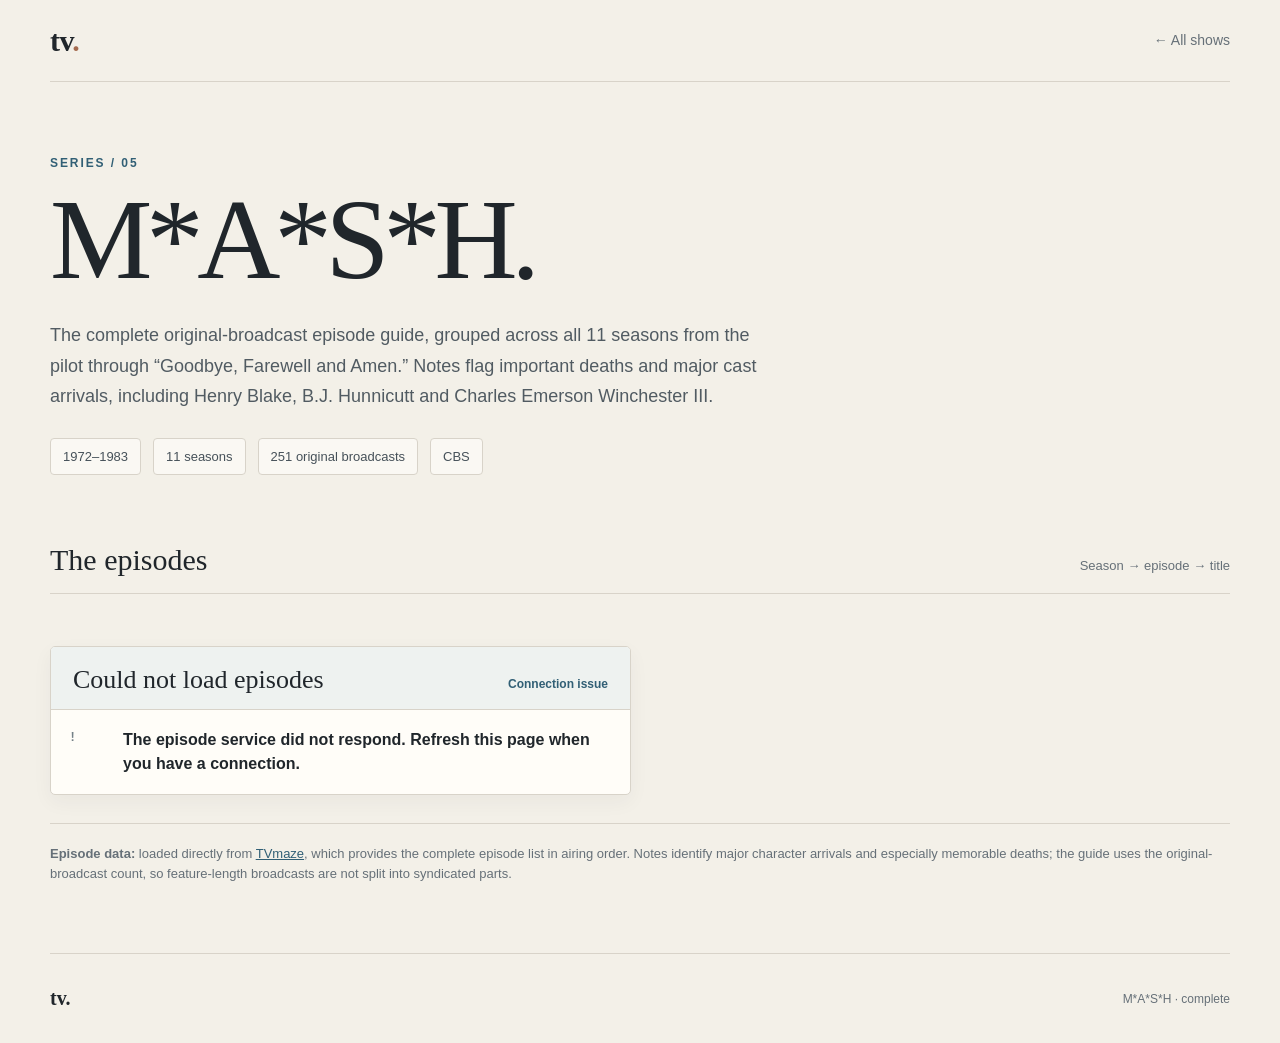
<file: mash.html>
<!doctype html>
<html lang="en"><head><meta charset="utf-8"><meta name="viewport" content="width=device-width, initial-scale=1"><meta name="theme-color" content="#0b0c10"><meta name="description" content="M*A*S*H episode catalog by season."><title>M*A*S*H — TV Episode Catalog</title><link rel="stylesheet" href="catalog.css?v=20261001"></head>
<body><div class="shell"><header class="masthead"><a class="brand" href="index.html">tv<span>.</span></a><a class="back" href="index.html">← All shows</a></header>
<main><section class="intro"><p class="kicker">Series / 05</p><h1>M*A*S*H.</h1><p class="lead">The complete original-broadcast episode guide, grouped across all 11 seasons from the pilot through “Goodbye, Farewell and Amen.” Notes flag important deaths and major cast arrivals, including Henry Blake, B.J. Hunnicutt and Charles Emerson Winchester III.</p><div class="series-meta"><span>1972–1983</span><span>11 seasons</span><span>251 original broadcasts</span><span>CBS</span></div></section>
<section class="content"><div class="catalog-intro"><h2>The episodes</h2><p>Season → episode → title</p></div><nav class="season-nav" aria-label="Jump to season" id="season-nav"></nav><div class="season-grid" id="episode-grid"><article class="season"><div class="season-head"><h3>Loading M*A*S*H…</h3><span class="season-year">251 episodes</span></div><ol class="episodes"><li class="episode"><span class="ep-no">••</span><span class="ep-title">Building the full season-by-season list…</span></li></ol></article></div><div class="sources"><strong>Episode data:</strong> loaded directly from <a href="https://www.tvmaze.com/shows/665/mash/episodes">TVmaze</a>, which provides the complete episode list in airing order. Notes identify major character arrivals and especially memorable deaths; the guide uses the original-broadcast count, so feature-length broadcasts are not split into syndicated parts.</div></section></main><footer><span>tv.</span><span>M*A*S*H · complete</span></footer></div>
<script>
(async()=>{const grid=document.getElementById('episode-grid'),nav=document.getElementById('season-nav');
const notes={
  'Sometimes You Hear the Bullet':'Notable death: Tommy Gillis — Hawkeye’s old friend is brought to the 4077th with a gunshot wound and dies on Hawkeye’s operating table, forcing Hawkeye to confront the personal cost of the war.',
  'Abyssinia, Henry':'Major death: Lt. Col. Henry Blake — after receiving his discharge and leaving for home, Henry’s plane is shot down over the Sea of Japan. Radar enters the O.R. with the devastating news: there were no survivors.',
  'Welcome to Korea':'Major arrival: Capt. B.J. Hunnicutt — Hawkeye and Radar miss Trapper at Kimpo but meet his replacement, beginning B.J.’s run as Hawkeye’s new tentmate, fellow surgeon and closest friend.',
  'Fade Out, Fade In':'Major arrival: Major Charles Emerson Winchester III — the brilliant, aristocratic Boston surgeon arrives from Tokyo as a temporary replacement and winds up permanently replacing Frank Burns at the 4077th.',
  'Who Knew?':'Notable death: Lt. Millie Carpenter — a nurse Hawkeye had been dating is killed after stepping on a landmine. Her death and diary lead Hawkeye to deliver a deeply personal eulogy.',
  'Say No More':'Notable death: Lt. Curtis Collins — the wounded son of General Addison Collins dies from a severe fat embolism, forcing the general to confront the human cost behind his battlefield orders.',
  'Goodbye, Farewell and Amen':'Notable deaths: Charles’s five Chinese POW musicians are caught in shellfire during their prisoner exchange; one reaches the 4077th mortally wounded and the others are already dead. The loss permanently changes what music means to Winchester.'
};
try{const r=await fetch('https://api.tvmaze.com/shows/665/episodes');if(!r.ok)throw new Error('Episode service returned '+r.status);const eps=await r.json();const by=new Map();for(const e of eps){if(!e.season||!e.number)continue;if(!by.has(e.season))by.set(e.season,[]);by.get(e.season).push(e)}nav.innerHTML=[...by.keys()].map(s=>`<a href="#season-${s}">Season ${s}</a>`).join('');grid.innerHTML=[...by.entries()].map(([s,list])=>{const yrs=[...new Set(list.map(e=>(e.airdate||'').slice(0,4)).filter(Boolean))];const year=yrs.length>1?yrs[0]+'–'+yrs.at(-1):yrs[0]||'';return `<article class="season" id="season-${s}"><div class="season-head"><h3>Season ${s}</h3><span class="season-year">${year} · ${list.length} episodes</span></div><ol class="episodes">${list.map(e=>`<li class="episode"><span class="ep-no">${String(e.number).padStart(2,'0')}</span><span class="ep-title">${escapeHtml(e.name)}</span>${notes[e.name]?`<span class="note">${escapeHtml(notes[e.name])}</span>`:''}</li>`).join('')}</ol></article>`}).join('')}catch(err){grid.innerHTML=`<article class="season"><div class="season-head"><h3>Could not load episodes</h3><span class="season-year">Connection issue</span></div><ol class="episodes"><li class="episode"><span class="ep-no">!</span><span class="ep-title">The episode service did not respond. Refresh this page when you have a connection.</span></li></ol></article>`;console.error(err)}function escapeHtml(v){return String(v??'').replace(/[&<>"']/g,c=>({'&':'&amp;','<':'&lt;','>':'&gt;','"':'&quot;',"'":'&#039;'}[c]))}})();
</script></body></html>
</file>
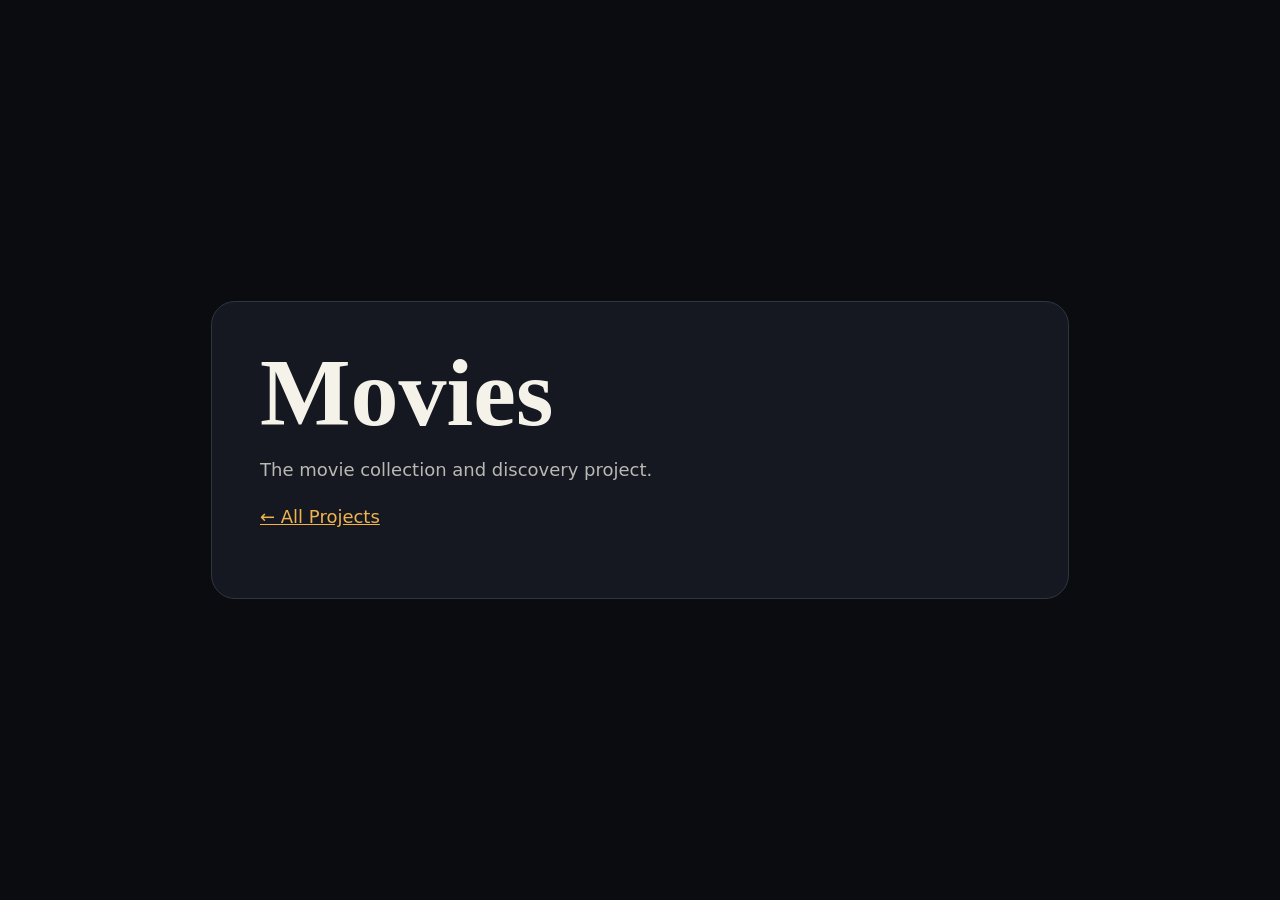
<file: movies.html>
<!doctype html><html lang="en"><head><meta charset="utf-8"><meta name="viewport" content="width=device-width,initial-scale=1"><title>Movies</title><style>body{margin:0;min-height:100vh;display:grid;place-items:center;background:#0b0c10;color:#f5f2e9;font-family:system-ui,sans-serif}.box{width:min(90%,760px);padding:48px;border:1px solid #303542;border-radius:24px;background:#151821}h1{font:900 clamp(52px,10vw,96px)/.9 Georgia,serif;margin:0 0 20px}p{color:#b9b8b3;font-size:18px;line-height:1.6}a{color:#f0b44d}</style></head><body><main class="box"><h1>Movies</h1><p>The movie collection and discovery project.</p><p><a href="projects.html">← All Projects</a></p></main></body></html>
</file>
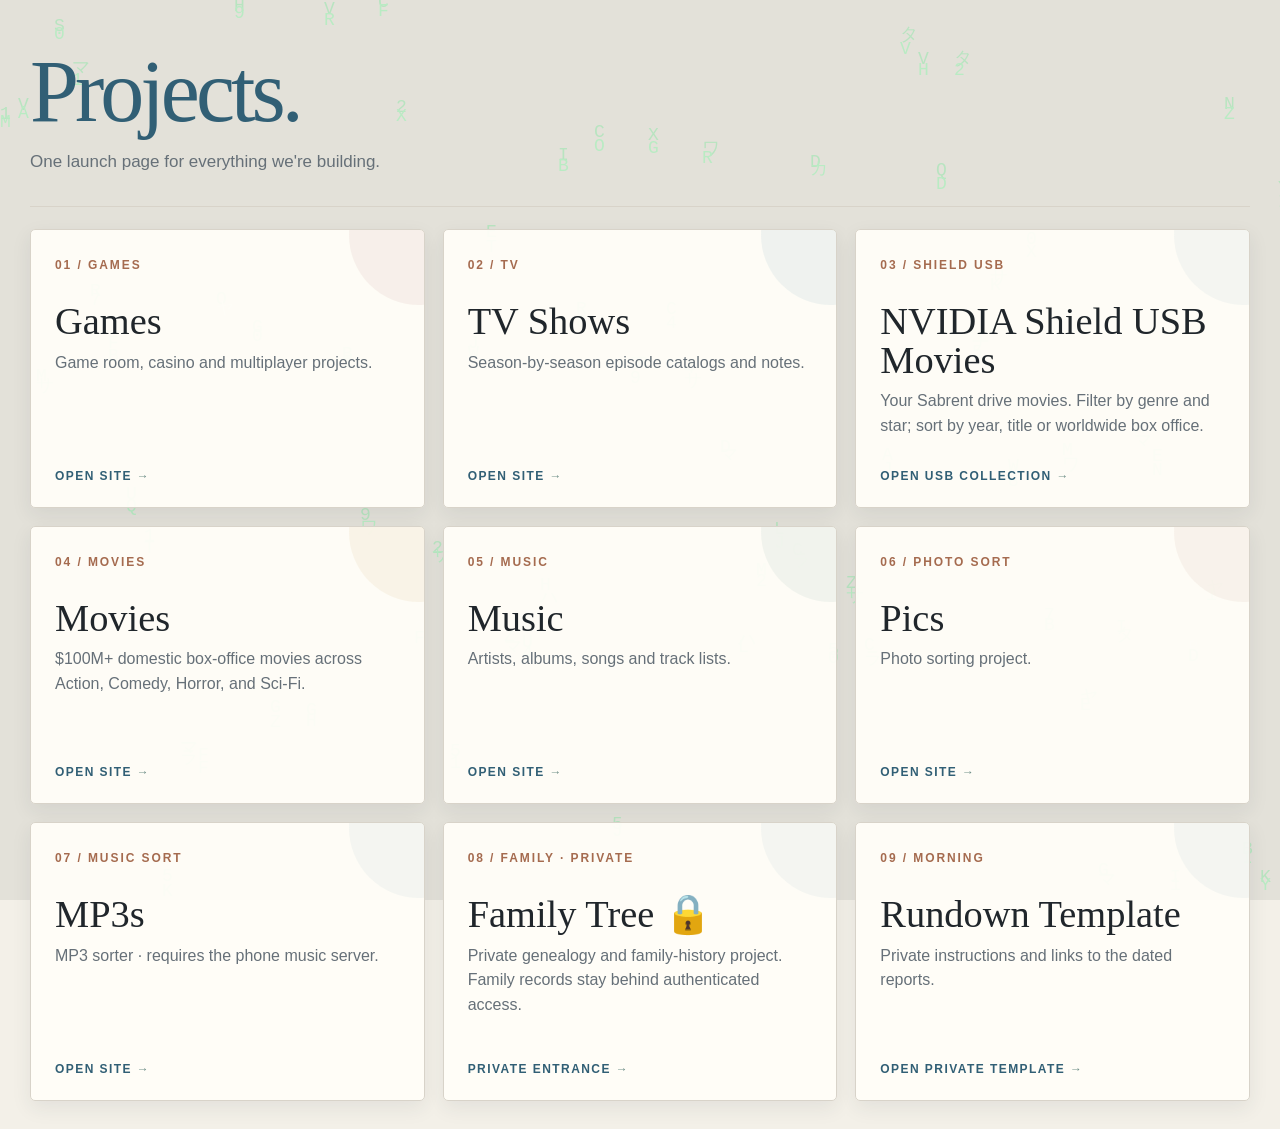
<file: projects.html>
<!doctype html>
<html lang="en">
<head>
<meta charset="utf-8">
<meta name="viewport" content="width=device-width,initial-scale=1">
<meta name="theme-color" content="#f3f0e8">
<title>Projects</title>
<style>
:root{color-scheme:light;--paper:#f3f0e8;--surface:#fffdf8;--ink:#20262b;--muted:#667078;--line:#d8d3c9;--blue:#315f75;--teal:#6f8f88;--copper:#a56b4f}
*{box-sizing:border-box}
body{margin:0;background:var(--paper);color:var(--ink);font-family:Arial,"Helvetica Neue",sans-serif;line-height:1.5}
#matrix{position:fixed;inset:0;width:100%;height:100%;pointer-events:none;opacity:.28}
.shell{position:relative;z-index:1;width:min(1220px,calc(100% - 32px));min-height:100vh;min-height:100svh;margin:auto;display:flex;flex-direction:column}
header{padding:52px 0 32px;border-bottom:1px solid var(--line)}
h1{font:500 clamp(48px,8vw,88px)/.92 Georgia,"Times New Roman",serif;letter-spacing:-.045em;margin:0;color:var(--blue)}
header p{color:var(--muted);font-size:17px;margin:16px 0 0}
.grid{flex:1;display:grid;grid-template-columns:repeat(3,minmax(0,1fr));grid-template-rows:repeat(3,minmax(190px,1fr));gap:18px;padding:22px 0 28px}
.card{position:relative;overflow:hidden;display:flex;flex-direction:column;justify-content:space-between;min-height:0;padding:22px 24px;border:1px solid var(--line);border-radius:5px;background:rgba(255,253,248,.94);color:var(--ink);text-decoration:none;box-shadow:0 7px 20px rgba(39,53,60,.08);transition:transform .18s ease,box-shadow .18s ease,border-color .18s ease}
.card::after{content:"";position:absolute;width:140px;height:140px;border-radius:50%;right:-65px;top:-65px;background:var(--tone,#dce7e5);opacity:.3;pointer-events:none}
.card:hover{transform:translateY(-2px);border-color:#9ab0ae;box-shadow:0 12px 26px rgba(39,53,60,.13)}
.card:focus-visible{outline:3px solid var(--teal);outline-offset:4px}
.num{position:relative;z-index:1;font-size:12px;font-weight:700;letter-spacing:.16em;color:var(--copper)}
h2{position:relative;z-index:1;font:500 clamp(30px,3vw,42px)/1 Georgia,"Times New Roman",serif;margin:26px 0 10px;color:var(--ink)}
.card p{position:relative;z-index:1;color:var(--muted);font-size:16px;line-height:1.55;margin:0;max-width:470px}
.go{position:relative;z-index:1;display:block;margin-top:28px;color:var(--blue);font-size:12px;font-weight:700;letter-spacing:.12em;text-transform:uppercase}
.go:after{content:"  →";color:var(--teal)}
.card:nth-child(1){--tone:#e7d4cd}.card:nth-child(2){--tone:#cddfdf}.card:nth-child(3){--tone:#dce7e5}.card:nth-child(4){--tone:#eee0c3}.card:nth-child(5){--tone:#d3e0d8}.card:nth-child(6){--tone:#ebddd1}
@media(max-width:950px){.grid{grid-template-columns:repeat(2,minmax(0,1fr));grid-template-rows:none}.card{min-height:220px}}
@media(max-width:700px){.shell{width:min(100% - 22px,1220px)}header{padding-top:38px}.grid{grid-template-columns:1fr;gap:14px;padding-top:20px}.card{min-height:220px;padding:25px 26px;border-radius:5px}h2{margin-top:30px}}
@media(prefers-reduced-motion:reduce){.card{transition:none}}
</style>
</head>
<body>
<canvas id="matrix" aria-hidden="true"></canvas>
<div class="shell">
<header><h1>Projects.</h1><p>One launch page for everything we're building.</p></header>
<main class="grid">
<a class="card" href="https://games-z5k2.onrender.com/index.html"><div><span class="num">01 / GAMES</span><h2>Games</h2><p>Game room, casino and multiplayer projects.</p></div><span class="go">Open site</span></a>
<a class="card" href="https://chunter-gh.github.io/tvshows/"><div><span class="num">02 / TV</span><h2>TV Shows</h2><p>Season-by-season episode catalogs and notes.</p></div><span class="go">Open site</span></a>
<a class="card" href="https://hunter-family-tree.onrender.com/nvidia-shield"><div><span class="num">03 / SHIELD USB</span><h2>NVIDIA Shield USB Movies</h2><p>Your Sabrent drive movies. Filter by genre and star; sort by year, title or worldwide box office.</p></div><span class="go">Open USB collection</span></a>
<a class="card" href="https://chunter-gh.github.io/movies/"><div><span class="num">04 / MOVIES</span><h2>Movies</h2><p>$100M+ domestic box-office movies across Action, Comedy, Horror, and Sci-Fi.</p></div><span class="go">Open site</span></a>
<a class="card" href="https://chunter-gh.github.io/music-catalog/"><div><span class="num">05 / MUSIC</span><h2>Music</h2><p>Artists, albums, songs and track lists.</p></div><span class="go">Open site</span></a>
<a class="card" href="https://familytree-gprw.onrender.com/pics/v156/index.html?release=156"><div><span class="num">06 / PHOTO SORT</span><h2>Pics</h2><p>Photo sorting project.</p></div><span class="go">Open site</span></a>
<a class="card" href="https://hunter-family-tree.onrender.com/mp3/v3/"><div><span class="num">07 / MUSIC SORT</span><h2>MP3s</h2><p>MP3 sorter · requires the phone music server.</p></div><span class="go">Open site</span></a>
<a class="card" href="https://familytree-gprw.onrender.com/"><div><span class="num">08 / FAMILY · PRIVATE</span><h2>Family Tree 🔒</h2><p>Private genealogy and family-history project. Family records stay behind authenticated access.</p></div><span class="go">Private entrance</span></a>
<a class="card" href="https://hunter-family-tree.onrender.com/rundown/template.html"><div><span class="num">09 / MORNING</span><h2>Rundown Template</h2><p>Private instructions and links to the dated reports.</p></div><span class="go">Open private template</span></a>
</main>
</div>
<script>
(()=>{const canvas=document.getElementById("matrix"),ctx=canvas.getContext("2d"),reduce=matchMedia("(prefers-reduced-motion: reduce)").matches,glyphs="アカサタナハマヤラワ012345789ABCDEFGHIJKLMNOPQRSTUVWXYZ";let w=0,h=0,drops=[],font=18,last=0,frame;
function resize(){const dpr=Math.min(devicePixelRatio||1,1.5);w=innerWidth;h=innerHeight;canvas.width=Math.floor(w*dpr);canvas.height=Math.floor(h*dpr);ctx.setTransform(dpr,0,0,dpr,0,0);const cols=Math.ceil(w/font);drops=Array.from({length:cols},()=>Math.random()*h/font);draw(0)}
function draw(time){if(!reduce&&time-last<48){frame=requestAnimationFrame(draw);return}last=time;ctx.fillStyle="rgba(2,10,8,.12)";ctx.fillRect(0,0,w,h);ctx.font=font+"px monospace";for(let i=0;i<drops.length;i++){const char=glyphs[Math.floor(Math.random()*glyphs.length)],x=i*font,y=drops[i]*font;ctx.fillStyle=Math.random()>.975?"#e1ffe8":"#27df67";ctx.fillText(char,x,y);if(y>h&&Math.random()>.975)drops[i]=0;else drops[i]+=.38+Math.random()*.48}if(!reduce)frame=requestAnimationFrame(draw)}
addEventListener("resize",resize,{passive:true});resize();if(!reduce)frame=requestAnimationFrame(draw);})();
</script>
</body>
</html>
</file>
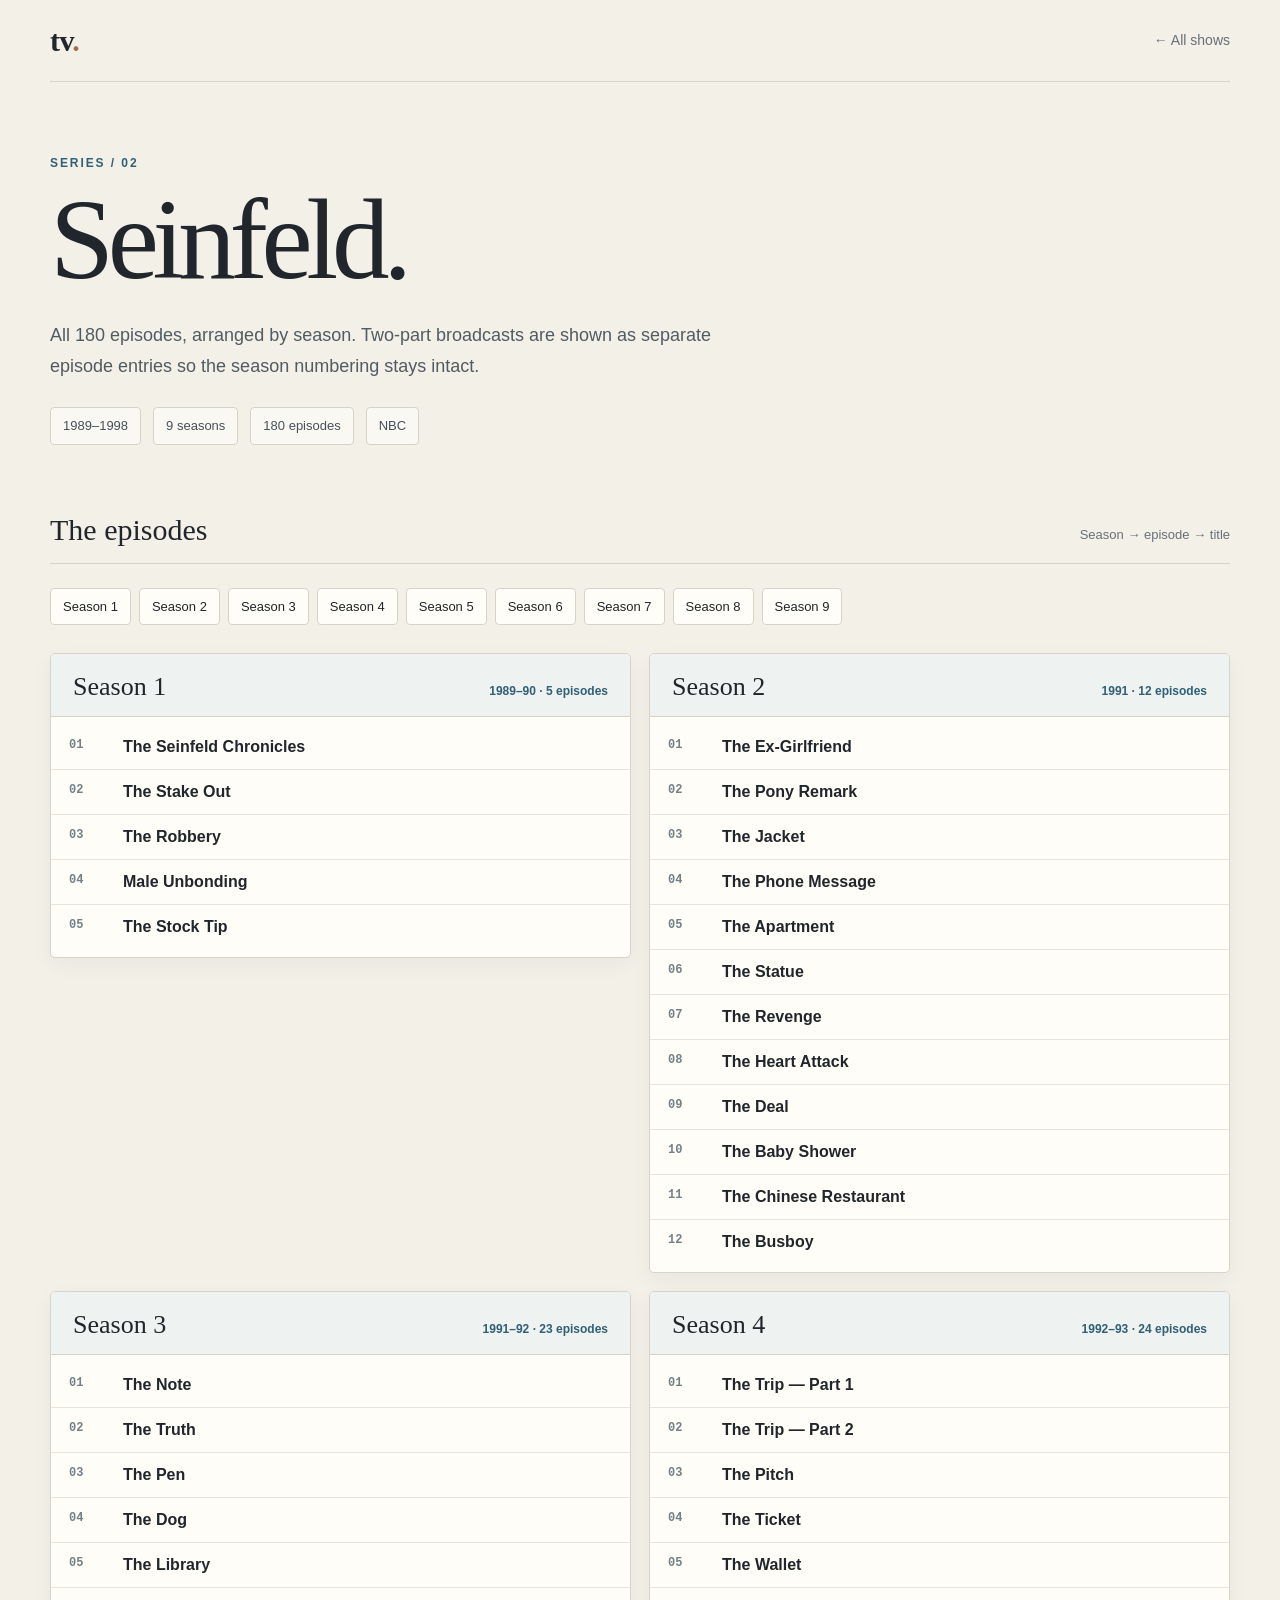
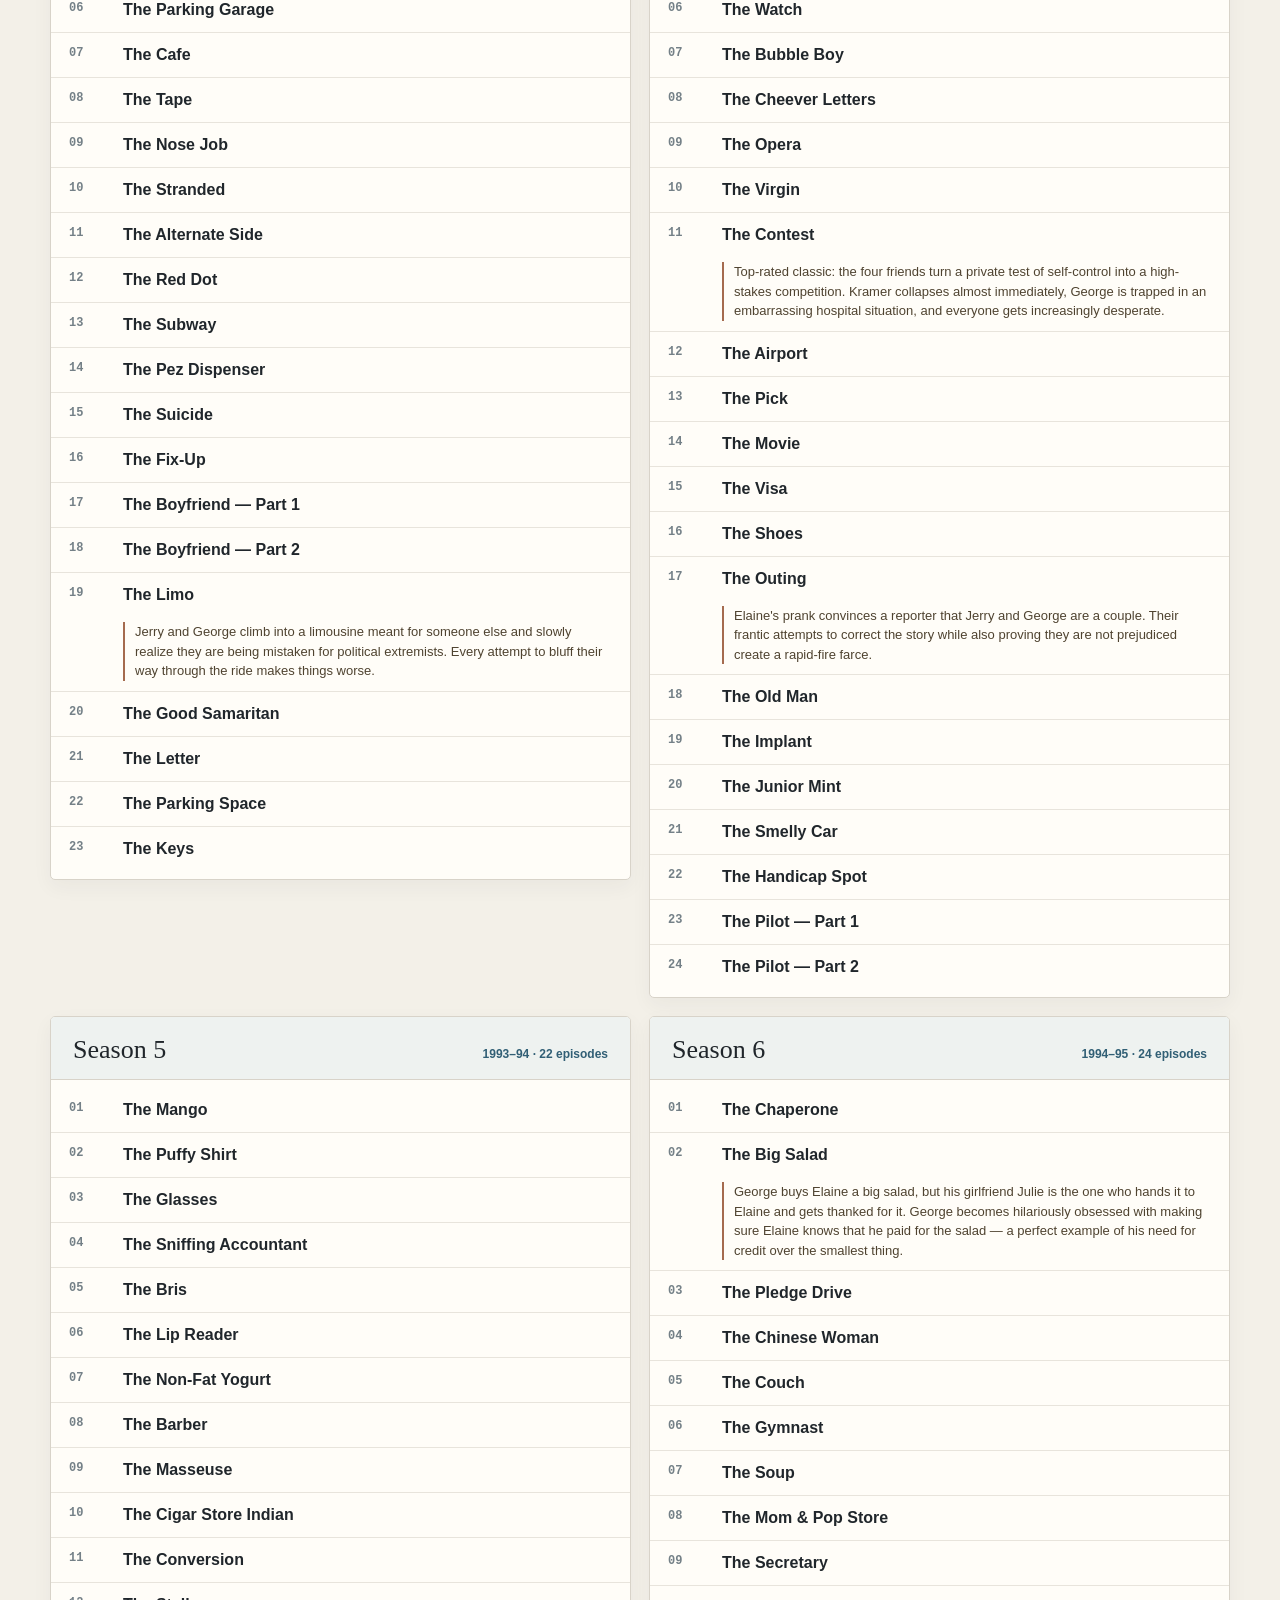
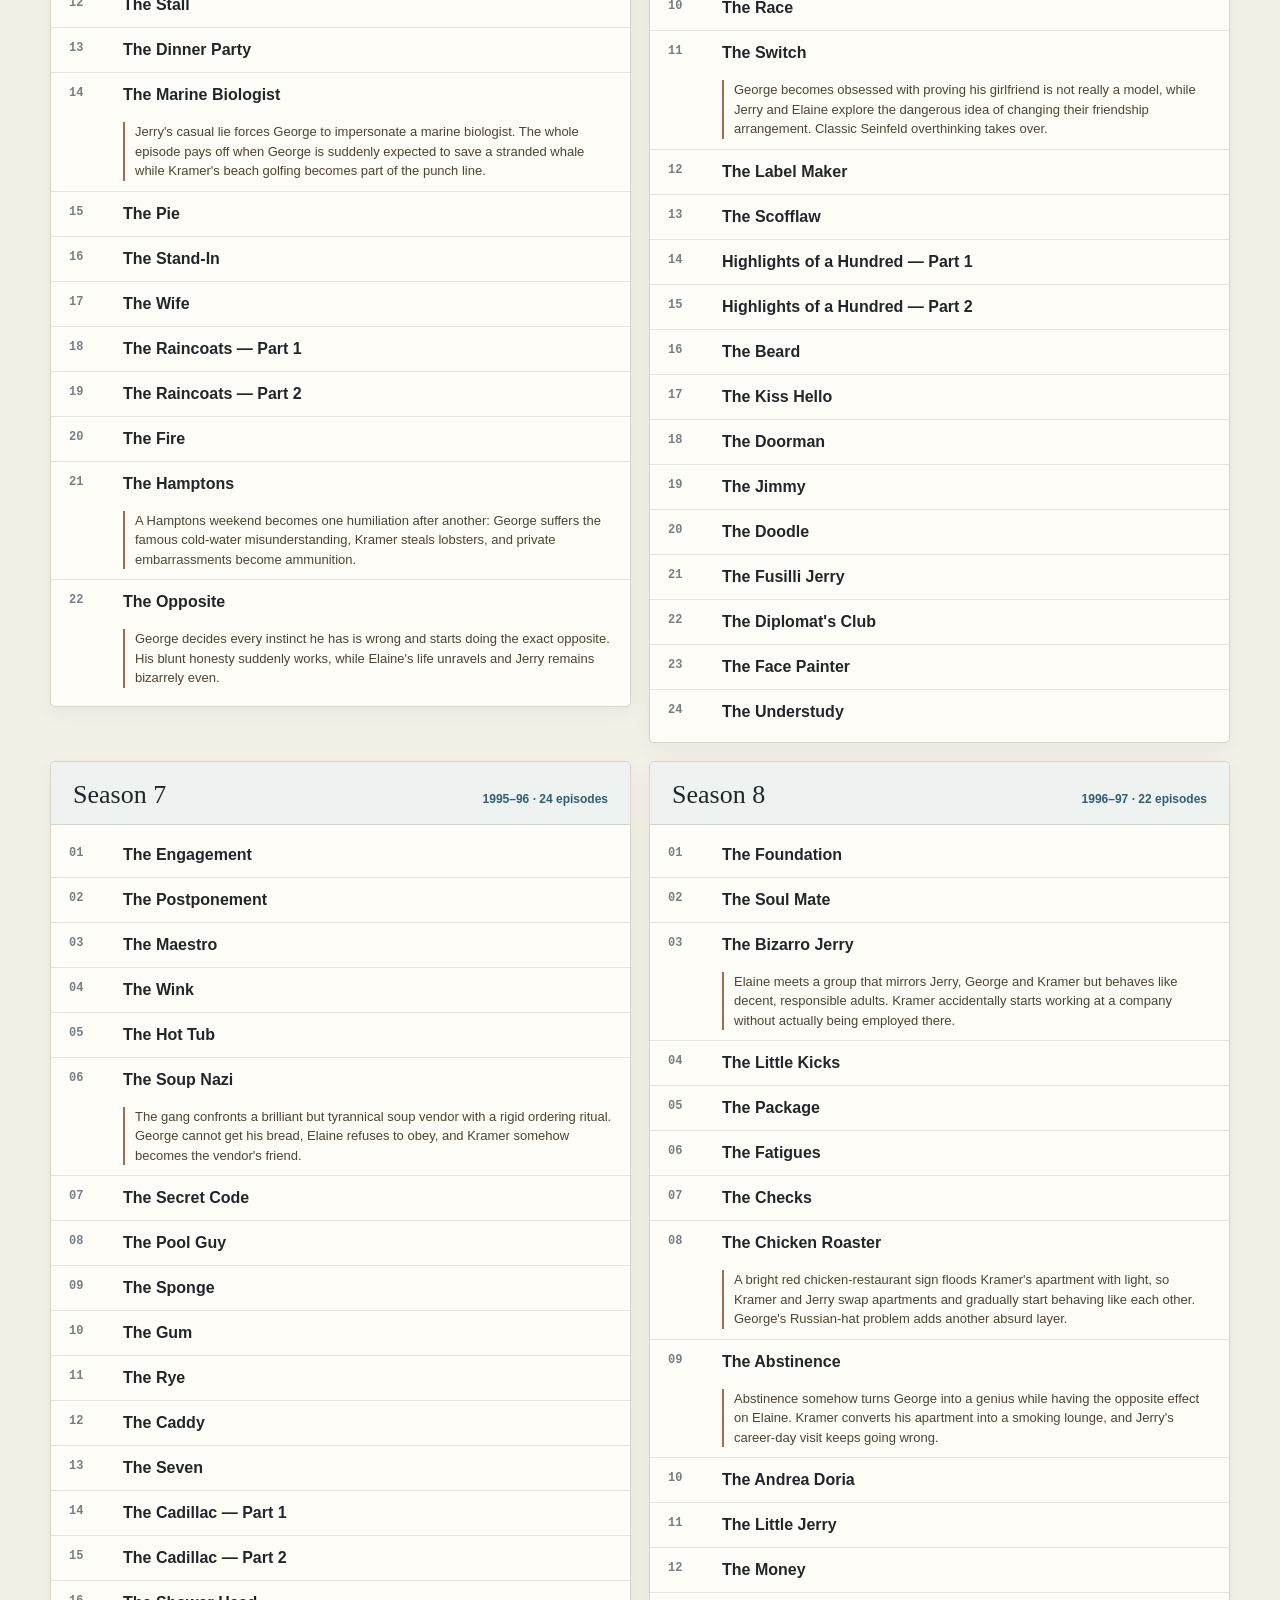
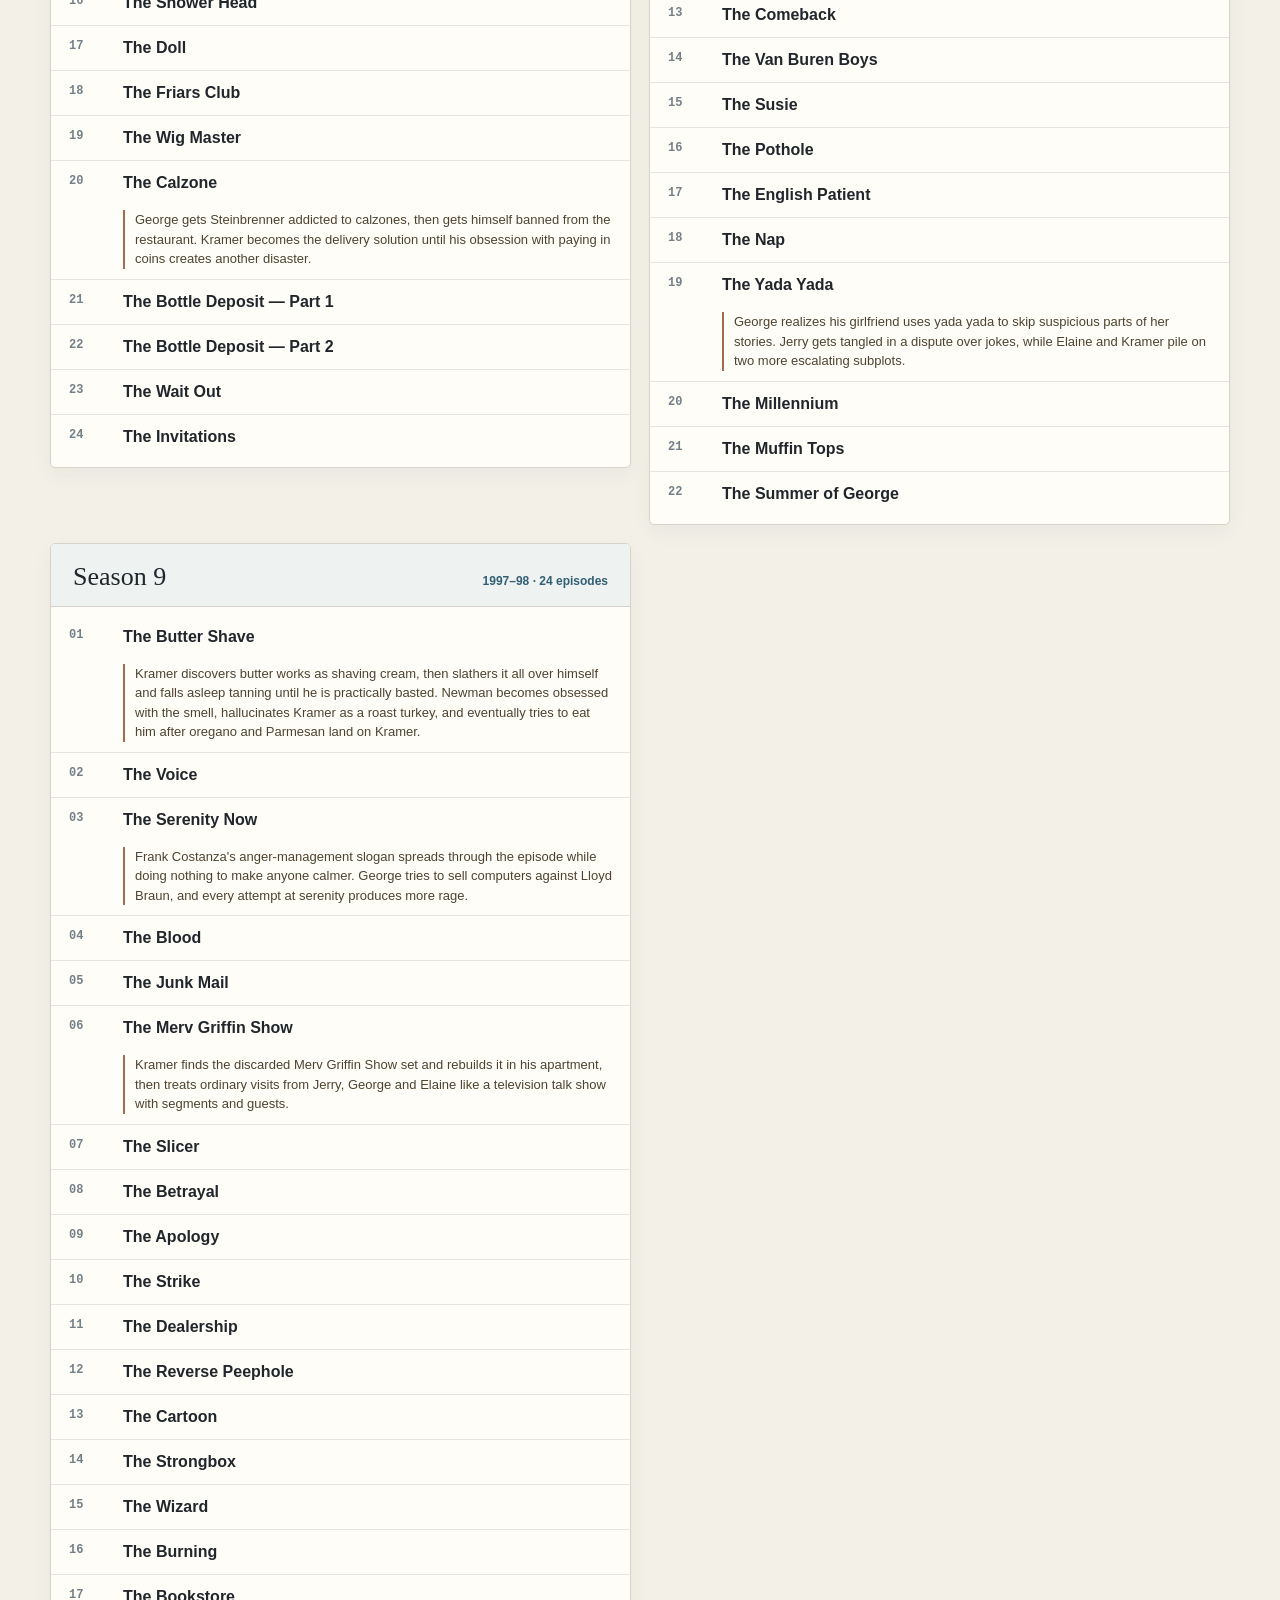
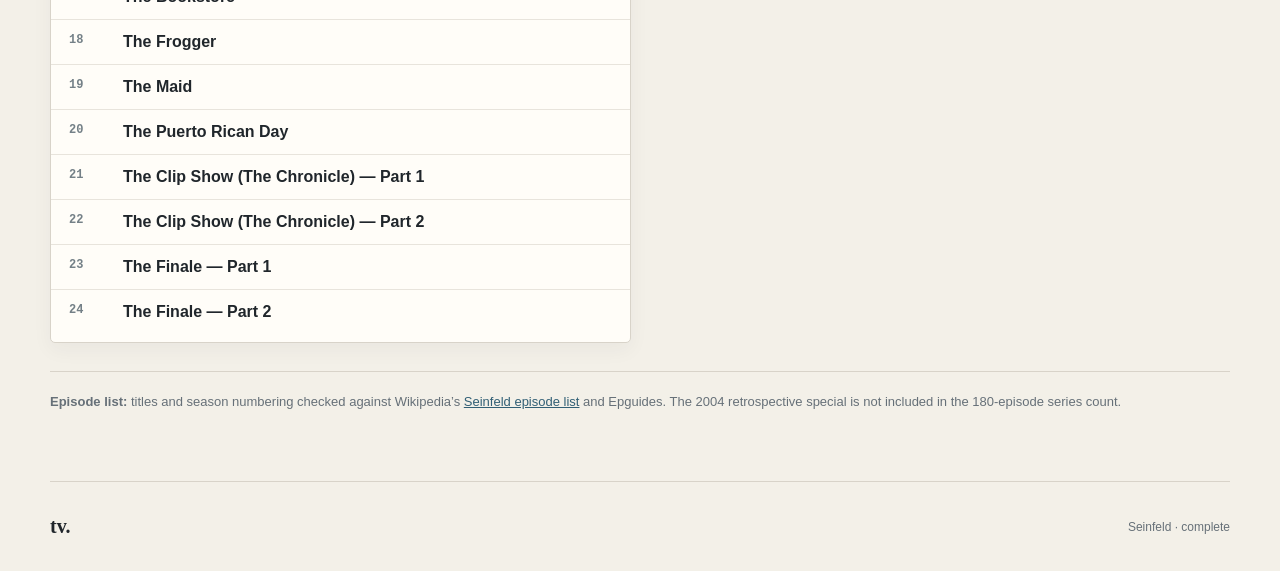
<file: seinfeld.html>
<!doctype html>
<html lang="en"><head><meta charset="utf-8"><meta name="viewport" content="width=device-width, initial-scale=1"><meta name="theme-color" content="#0b0c10"><meta name="description" content="Seinfeld episode catalog by season."><title>Seinfeld — TV Episode Catalog</title><link rel="stylesheet" href="catalog.css?v=20261001"></head>
<body><div class="shell"><header class="masthead"><a class="brand" href="index.html">tv<span>.</span></a><a class="back" href="index.html">← All shows</a></header>
<main><section class="intro"><p class="kicker">Series / 02</p><h1>Seinfeld.</h1><p class="lead">All 180 episodes, arranged by season. Two-part broadcasts are shown as separate episode entries so the season numbering stays intact.</p><div class="series-meta"><span>1989–1998</span><span>9 seasons</span><span>180 episodes</span><span>NBC</span></div></section>
<section class="content"><div class="catalog-intro"><h2>The episodes</h2><p>Season → episode → title</p></div><nav class="season-nav" aria-label="Jump to season"><a href="#season-1">Season 1</a><a href="#season-2">Season 2</a><a href="#season-3">Season 3</a><a href="#season-4">Season 4</a><a href="#season-5">Season 5</a><a href="#season-6">Season 6</a><a href="#season-7">Season 7</a><a href="#season-8">Season 8</a><a href="#season-9">Season 9</a></nav><div class="season-grid">
<article class="season" id="season-1"><div class="season-head"><h3>Season 1</h3><span class="season-year">1989–90 · 5 episodes</span></div><ol class="episodes">
<li class="episode"><span class="ep-no">01</span><span class="ep-title">The Seinfeld Chronicles</span></li><li class="episode"><span class="ep-no">02</span><span class="ep-title">The Stake Out</span></li><li class="episode"><span class="ep-no">03</span><span class="ep-title">The Robbery</span></li><li class="episode"><span class="ep-no">04</span><span class="ep-title">Male Unbonding</span></li><li class="episode"><span class="ep-no">05</span><span class="ep-title">The Stock Tip</span></li></ol></article>
<article class="season" id="season-2"><div class="season-head"><h3>Season 2</h3><span class="season-year">1991 · 12 episodes</span></div><ol class="episodes">
<li class="episode"><span class="ep-no">01</span><span class="ep-title">The Ex-Girlfriend</span></li><li class="episode"><span class="ep-no">02</span><span class="ep-title">The Pony Remark</span></li><li class="episode"><span class="ep-no">03</span><span class="ep-title">The Jacket</span></li><li class="episode"><span class="ep-no">04</span><span class="ep-title">The Phone Message</span></li><li class="episode"><span class="ep-no">05</span><span class="ep-title">The Apartment</span></li><li class="episode"><span class="ep-no">06</span><span class="ep-title">The Statue</span></li><li class="episode"><span class="ep-no">07</span><span class="ep-title">The Revenge</span></li><li class="episode"><span class="ep-no">08</span><span class="ep-title">The Heart Attack</span></li><li class="episode"><span class="ep-no">09</span><span class="ep-title">The Deal</span></li><li class="episode"><span class="ep-no">10</span><span class="ep-title">The Baby Shower</span></li><li class="episode"><span class="ep-no">11</span><span class="ep-title">The Chinese Restaurant</span></li><li class="episode"><span class="ep-no">12</span><span class="ep-title">The Busboy</span></li></ol></article>
<article class="season" id="season-3"><div class="season-head"><h3>Season 3</h3><span class="season-year">1991–92 · 23 episodes</span></div><ol class="episodes">
<li class="episode"><span class="ep-no">01</span><span class="ep-title">The Note</span></li><li class="episode"><span class="ep-no">02</span><span class="ep-title">The Truth</span></li><li class="episode"><span class="ep-no">03</span><span class="ep-title">The Pen</span></li><li class="episode"><span class="ep-no">04</span><span class="ep-title">The Dog</span></li><li class="episode"><span class="ep-no">05</span><span class="ep-title">The Library</span></li><li class="episode"><span class="ep-no">06</span><span class="ep-title">The Parking Garage</span></li><li class="episode"><span class="ep-no">07</span><span class="ep-title">The Cafe</span></li><li class="episode"><span class="ep-no">08</span><span class="ep-title">The Tape</span></li><li class="episode"><span class="ep-no">09</span><span class="ep-title">The Nose Job</span></li><li class="episode"><span class="ep-no">10</span><span class="ep-title">The Stranded</span></li><li class="episode"><span class="ep-no">11</span><span class="ep-title">The Alternate Side</span></li><li class="episode"><span class="ep-no">12</span><span class="ep-title">The Red Dot</span></li><li class="episode"><span class="ep-no">13</span><span class="ep-title">The Subway</span></li><li class="episode"><span class="ep-no">14</span><span class="ep-title">The Pez Dispenser</span></li><li class="episode"><span class="ep-no">15</span><span class="ep-title">The Suicide</span></li><li class="episode"><span class="ep-no">16</span><span class="ep-title">The Fix-Up</span></li><li class="episode"><span class="ep-no">17</span><span class="ep-title">The Boyfriend — Part 1</span></li><li class="episode"><span class="ep-no">18</span><span class="ep-title">The Boyfriend — Part 2</span></li><li class="episode"><span class="ep-no">19</span><span class="ep-title">The Limo</span></li><li class="episode"><span class="ep-no">20</span><span class="ep-title">The Good Samaritan</span></li><li class="episode"><span class="ep-no">21</span><span class="ep-title">The Letter</span></li><li class="episode"><span class="ep-no">22</span><span class="ep-title">The Parking Space</span></li><li class="episode"><span class="ep-no">23</span><span class="ep-title">The Keys</span></li></ol></article>
<article class="season" id="season-4"><div class="season-head"><h3>Season 4</h3><span class="season-year">1992–93 · 24 episodes</span></div><ol class="episodes">
<li class="episode"><span class="ep-no">01</span><span class="ep-title">The Trip — Part 1</span></li><li class="episode"><span class="ep-no">02</span><span class="ep-title">The Trip — Part 2</span></li><li class="episode"><span class="ep-no">03</span><span class="ep-title">The Pitch</span></li><li class="episode"><span class="ep-no">04</span><span class="ep-title">The Ticket</span></li><li class="episode"><span class="ep-no">05</span><span class="ep-title">The Wallet</span></li><li class="episode"><span class="ep-no">06</span><span class="ep-title">The Watch</span></li><li class="episode"><span class="ep-no">07</span><span class="ep-title">The Bubble Boy</span></li><li class="episode"><span class="ep-no">08</span><span class="ep-title">The Cheever Letters</span></li><li class="episode"><span class="ep-no">09</span><span class="ep-title">The Opera</span></li><li class="episode"><span class="ep-no">10</span><span class="ep-title">The Virgin</span></li><li class="episode"><span class="ep-no">11</span><span class="ep-title">The Contest</span></li><li class="episode"><span class="ep-no">12</span><span class="ep-title">The Airport</span></li><li class="episode"><span class="ep-no">13</span><span class="ep-title">The Pick</span></li><li class="episode"><span class="ep-no">14</span><span class="ep-title">The Movie</span></li><li class="episode"><span class="ep-no">15</span><span class="ep-title">The Visa</span></li><li class="episode"><span class="ep-no">16</span><span class="ep-title">The Shoes</span></li><li class="episode"><span class="ep-no">17</span><span class="ep-title">The Outing</span></li><li class="episode"><span class="ep-no">18</span><span class="ep-title">The Old Man</span></li><li class="episode"><span class="ep-no">19</span><span class="ep-title">The Implant</span></li><li class="episode"><span class="ep-no">20</span><span class="ep-title">The Junior Mint</span></li><li class="episode"><span class="ep-no">21</span><span class="ep-title">The Smelly Car</span></li><li class="episode"><span class="ep-no">22</span><span class="ep-title">The Handicap Spot</span></li><li class="episode"><span class="ep-no">23</span><span class="ep-title">The Pilot — Part 1</span></li><li class="episode"><span class="ep-no">24</span><span class="ep-title">The Pilot — Part 2</span></li></ol></article>
<article class="season" id="season-5"><div class="season-head"><h3>Season 5</h3><span class="season-year">1993–94 · 22 episodes</span></div><ol class="episodes">
<li class="episode"><span class="ep-no">01</span><span class="ep-title">The Mango</span></li><li class="episode"><span class="ep-no">02</span><span class="ep-title">The Puffy Shirt</span></li><li class="episode"><span class="ep-no">03</span><span class="ep-title">The Glasses</span></li><li class="episode"><span class="ep-no">04</span><span class="ep-title">The Sniffing Accountant</span></li><li class="episode"><span class="ep-no">05</span><span class="ep-title">The Bris</span></li><li class="episode"><span class="ep-no">06</span><span class="ep-title">The Lip Reader</span></li><li class="episode"><span class="ep-no">07</span><span class="ep-title">The Non-Fat Yogurt</span></li><li class="episode"><span class="ep-no">08</span><span class="ep-title">The Barber</span></li><li class="episode"><span class="ep-no">09</span><span class="ep-title">The Masseuse</span></li><li class="episode"><span class="ep-no">10</span><span class="ep-title">The Cigar Store Indian</span></li><li class="episode"><span class="ep-no">11</span><span class="ep-title">The Conversion</span></li><li class="episode"><span class="ep-no">12</span><span class="ep-title">The Stall</span></li><li class="episode"><span class="ep-no">13</span><span class="ep-title">The Dinner Party</span></li><li class="episode"><span class="ep-no">14</span><span class="ep-title">The Marine Biologist</span></li><li class="episode"><span class="ep-no">15</span><span class="ep-title">The Pie</span></li><li class="episode"><span class="ep-no">16</span><span class="ep-title">The Stand-In</span></li><li class="episode"><span class="ep-no">17</span><span class="ep-title">The Wife</span></li><li class="episode"><span class="ep-no">18</span><span class="ep-title">The Raincoats — Part 1</span></li><li class="episode"><span class="ep-no">19</span><span class="ep-title">The Raincoats — Part 2</span></li><li class="episode"><span class="ep-no">20</span><span class="ep-title">The Fire</span></li><li class="episode"><span class="ep-no">21</span><span class="ep-title">The Hamptons</span></li><li class="episode"><span class="ep-no">22</span><span class="ep-title">The Opposite</span></li></ol></article>
<article class="season" id="season-6"><div class="season-head"><h3>Season 6</h3><span class="season-year">1994–95 · 24 episodes</span></div><ol class="episodes">
<li class="episode"><span class="ep-no">01</span><span class="ep-title">The Chaperone</span></li><li class="episode"><span class="ep-no">02</span><span class="ep-title">The Big Salad</span></li><li class="episode"><span class="ep-no">03</span><span class="ep-title">The Pledge Drive</span></li><li class="episode"><span class="ep-no">04</span><span class="ep-title">The Chinese Woman</span></li><li class="episode"><span class="ep-no">05</span><span class="ep-title">The Couch</span></li><li class="episode"><span class="ep-no">06</span><span class="ep-title">The Gymnast</span></li><li class="episode"><span class="ep-no">07</span><span class="ep-title">The Soup</span></li><li class="episode"><span class="ep-no">08</span><span class="ep-title">The Mom &amp; Pop Store</span></li><li class="episode"><span class="ep-no">09</span><span class="ep-title">The Secretary</span></li><li class="episode"><span class="ep-no">10</span><span class="ep-title">The Race</span></li><li class="episode"><span class="ep-no">11</span><span class="ep-title">The Switch</span></li><li class="episode"><span class="ep-no">12</span><span class="ep-title">The Label Maker</span></li><li class="episode"><span class="ep-no">13</span><span class="ep-title">The Scofflaw</span></li><li class="episode"><span class="ep-no">14</span><span class="ep-title">Highlights of a Hundred — Part 1</span></li><li class="episode"><span class="ep-no">15</span><span class="ep-title">Highlights of a Hundred — Part 2</span></li><li class="episode"><span class="ep-no">16</span><span class="ep-title">The Beard</span></li><li class="episode"><span class="ep-no">17</span><span class="ep-title">The Kiss Hello</span></li><li class="episode"><span class="ep-no">18</span><span class="ep-title">The Doorman</span></li><li class="episode"><span class="ep-no">19</span><span class="ep-title">The Jimmy</span></li><li class="episode"><span class="ep-no">20</span><span class="ep-title">The Doodle</span></li><li class="episode"><span class="ep-no">21</span><span class="ep-title">The Fusilli Jerry</span></li><li class="episode"><span class="ep-no">22</span><span class="ep-title">The Diplomat's Club</span></li><li class="episode"><span class="ep-no">23</span><span class="ep-title">The Face Painter</span></li><li class="episode"><span class="ep-no">24</span><span class="ep-title">The Understudy</span></li></ol></article>
<article class="season" id="season-7"><div class="season-head"><h3>Season 7</h3><span class="season-year">1995–96 · 24 episodes</span></div><ol class="episodes">
<li class="episode"><span class="ep-no">01</span><span class="ep-title">The Engagement</span></li><li class="episode"><span class="ep-no">02</span><span class="ep-title">The Postponement</span></li><li class="episode"><span class="ep-no">03</span><span class="ep-title">The Maestro</span></li><li class="episode"><span class="ep-no">04</span><span class="ep-title">The Wink</span></li><li class="episode"><span class="ep-no">05</span><span class="ep-title">The Hot Tub</span></li><li class="episode"><span class="ep-no">06</span><span class="ep-title">The Soup Nazi</span></li><li class="episode"><span class="ep-no">07</span><span class="ep-title">The Secret Code</span></li><li class="episode"><span class="ep-no">08</span><span class="ep-title">The Pool Guy</span></li><li class="episode"><span class="ep-no">09</span><span class="ep-title">The Sponge</span></li><li class="episode"><span class="ep-no">10</span><span class="ep-title">The Gum</span></li><li class="episode"><span class="ep-no">11</span><span class="ep-title">The Rye</span></li><li class="episode"><span class="ep-no">12</span><span class="ep-title">The Caddy</span></li><li class="episode"><span class="ep-no">13</span><span class="ep-title">The Seven</span></li><li class="episode"><span class="ep-no">14</span><span class="ep-title">The Cadillac — Part 1</span></li><li class="episode"><span class="ep-no">15</span><span class="ep-title">The Cadillac — Part 2</span></li><li class="episode"><span class="ep-no">16</span><span class="ep-title">The Shower Head</span></li><li class="episode"><span class="ep-no">17</span><span class="ep-title">The Doll</span></li><li class="episode"><span class="ep-no">18</span><span class="ep-title">The Friars Club</span></li><li class="episode"><span class="ep-no">19</span><span class="ep-title">The Wig Master</span></li><li class="episode"><span class="ep-no">20</span><span class="ep-title">The Calzone</span></li><li class="episode"><span class="ep-no">21</span><span class="ep-title">The Bottle Deposit — Part 1</span></li><li class="episode"><span class="ep-no">22</span><span class="ep-title">The Bottle Deposit — Part 2</span></li><li class="episode"><span class="ep-no">23</span><span class="ep-title">The Wait Out</span></li><li class="episode"><span class="ep-no">24</span><span class="ep-title">The Invitations</span></li></ol></article>
<article class="season" id="season-8"><div class="season-head"><h3>Season 8</h3><span class="season-year">1996–97 · 22 episodes</span></div><ol class="episodes">
<li class="episode"><span class="ep-no">01</span><span class="ep-title">The Foundation</span></li><li class="episode"><span class="ep-no">02</span><span class="ep-title">The Soul Mate</span></li><li class="episode"><span class="ep-no">03</span><span class="ep-title">The Bizarro Jerry</span></li><li class="episode"><span class="ep-no">04</span><span class="ep-title">The Little Kicks</span></li><li class="episode"><span class="ep-no">05</span><span class="ep-title">The Package</span></li><li class="episode"><span class="ep-no">06</span><span class="ep-title">The Fatigues</span></li><li class="episode"><span class="ep-no">07</span><span class="ep-title">The Checks</span></li><li class="episode"><span class="ep-no">08</span><span class="ep-title">The Chicken Roaster</span></li><li class="episode"><span class="ep-no">09</span><span class="ep-title">The Abstinence</span></li><li class="episode"><span class="ep-no">10</span><span class="ep-title">The Andrea Doria</span></li><li class="episode"><span class="ep-no">11</span><span class="ep-title">The Little Jerry</span></li><li class="episode"><span class="ep-no">12</span><span class="ep-title">The Money</span></li><li class="episode"><span class="ep-no">13</span><span class="ep-title">The Comeback</span></li><li class="episode"><span class="ep-no">14</span><span class="ep-title">The Van Buren Boys</span></li><li class="episode"><span class="ep-no">15</span><span class="ep-title">The Susie</span></li><li class="episode"><span class="ep-no">16</span><span class="ep-title">The Pothole</span></li><li class="episode"><span class="ep-no">17</span><span class="ep-title">The English Patient</span></li><li class="episode"><span class="ep-no">18</span><span class="ep-title">The Nap</span></li><li class="episode"><span class="ep-no">19</span><span class="ep-title">The Yada Yada</span></li><li class="episode"><span class="ep-no">20</span><span class="ep-title">The Millennium</span></li><li class="episode"><span class="ep-no">21</span><span class="ep-title">The Muffin Tops</span></li><li class="episode"><span class="ep-no">22</span><span class="ep-title">The Summer of George</span></li></ol></article>
<article class="season" id="season-9"><div class="season-head"><h3>Season 9</h3><span class="season-year">1997–98 · 24 episodes</span></div><ol class="episodes">
<li class="episode"><span class="ep-no">01</span><span class="ep-title">The Butter Shave</span></li><li class="episode"><span class="ep-no">02</span><span class="ep-title">The Voice</span></li><li class="episode"><span class="ep-no">03</span><span class="ep-title">The Serenity Now</span></li><li class="episode"><span class="ep-no">04</span><span class="ep-title">The Blood</span></li><li class="episode"><span class="ep-no">05</span><span class="ep-title">The Junk Mail</span></li><li class="episode"><span class="ep-no">06</span><span class="ep-title">The Merv Griffin Show</span></li><li class="episode"><span class="ep-no">07</span><span class="ep-title">The Slicer</span></li><li class="episode"><span class="ep-no">08</span><span class="ep-title">The Betrayal</span></li><li class="episode"><span class="ep-no">09</span><span class="ep-title">The Apology</span></li><li class="episode"><span class="ep-no">10</span><span class="ep-title">The Strike</span></li><li class="episode"><span class="ep-no">11</span><span class="ep-title">The Dealership</span></li><li class="episode"><span class="ep-no">12</span><span class="ep-title">The Reverse Peephole</span></li><li class="episode"><span class="ep-no">13</span><span class="ep-title">The Cartoon</span></li><li class="episode"><span class="ep-no">14</span><span class="ep-title">The Strongbox</span></li><li class="episode"><span class="ep-no">15</span><span class="ep-title">The Wizard</span></li><li class="episode"><span class="ep-no">16</span><span class="ep-title">The Burning</span></li><li class="episode"><span class="ep-no">17</span><span class="ep-title">The Bookstore</span></li><li class="episode"><span class="ep-no">18</span><span class="ep-title">The Frogger</span></li><li class="episode"><span class="ep-no">19</span><span class="ep-title">The Maid</span></li><li class="episode"><span class="ep-no">20</span><span class="ep-title">The Puerto Rican Day</span></li><li class="episode"><span class="ep-no">21</span><span class="ep-title">The Clip Show (The Chronicle) — Part 1</span></li><li class="episode"><span class="ep-no">22</span><span class="ep-title">The Clip Show (The Chronicle) — Part 2</span></li><li class="episode"><span class="ep-no">23</span><span class="ep-title">The Finale — Part 1</span></li><li class="episode"><span class="ep-no">24</span><span class="ep-title">The Finale — Part 2</span></li></ol></article>
</div><div class="sources"><strong>Episode list:</strong> titles and season numbering checked against Wikipedia’s <a href="https://en.wikipedia.org/wiki/List_of_Seinfeld_episodes">Seinfeld episode list</a> and Epguides. The 2004 retrospective special is not included in the 180-episode series count.</div></section></main><footer><span>tv.</span><span>Seinfeld · complete</span></footer></div></body></html>
</file>
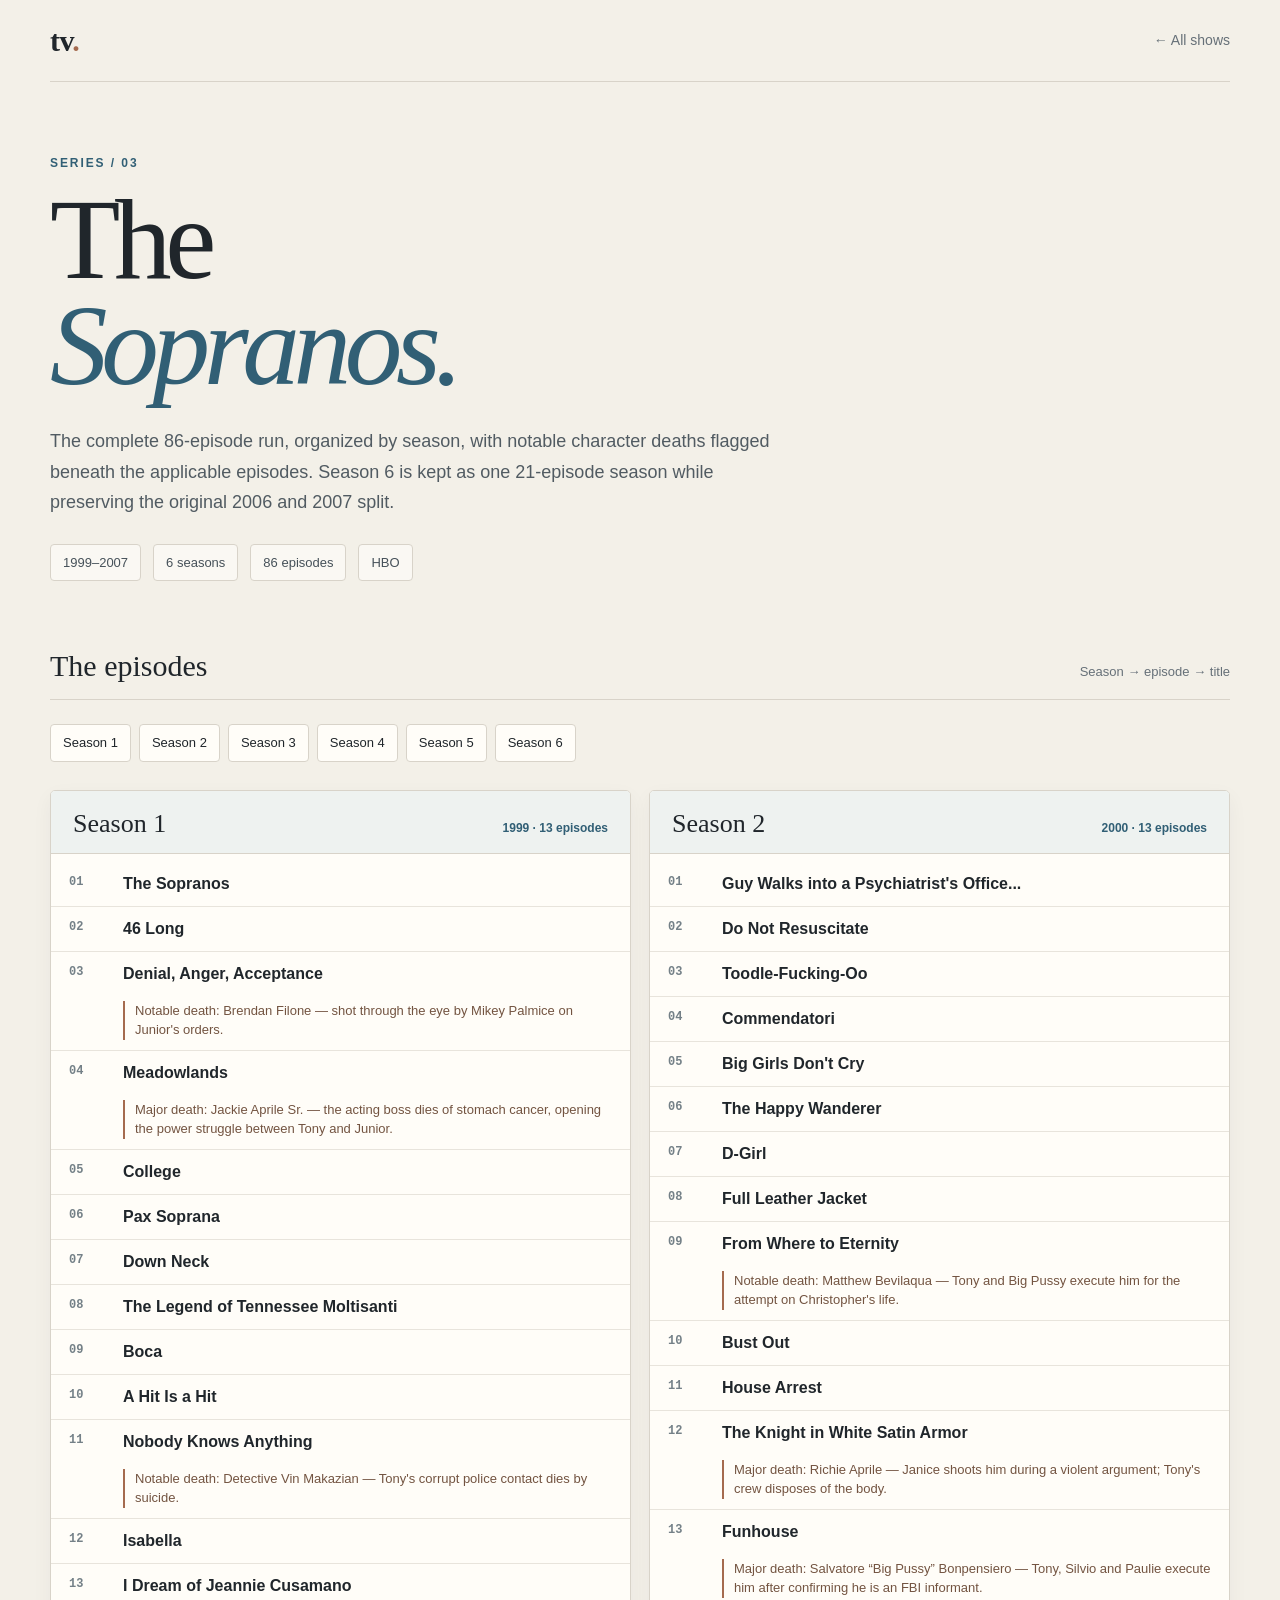
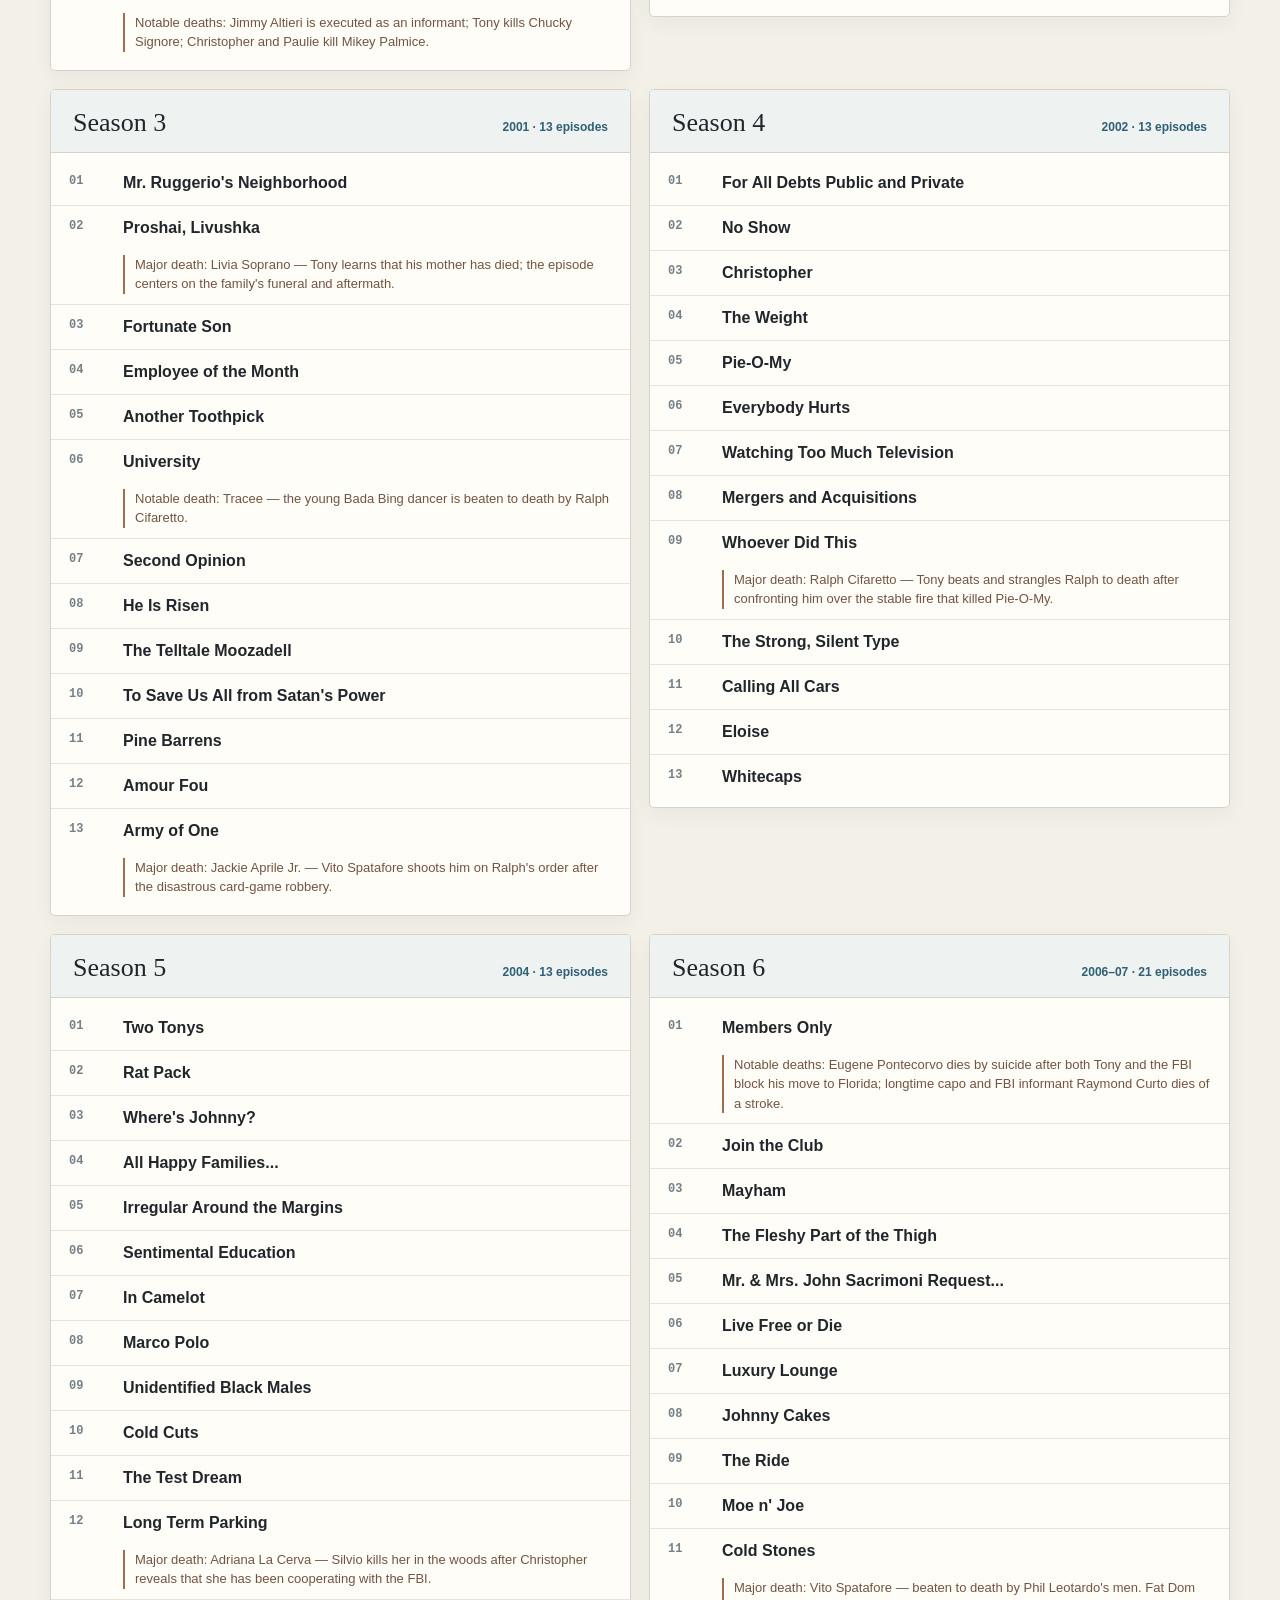
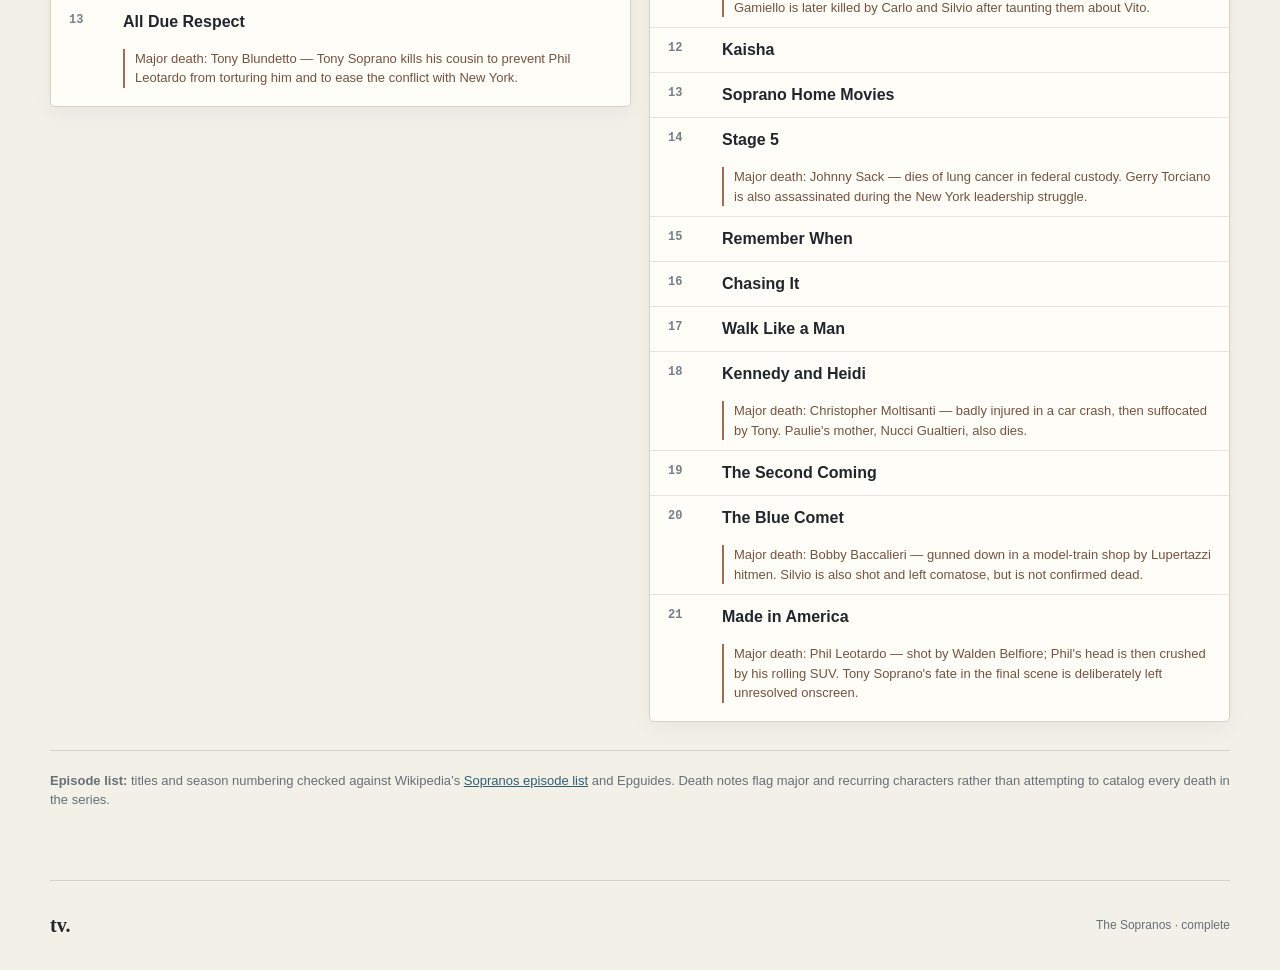
<file: the-sopranos.html>
<!doctype html>
<html lang="en"><head><meta charset="utf-8"><meta name="viewport" content="width=device-width, initial-scale=1"><meta name="theme-color" content="#0b0c10"><meta name="description" content="The Sopranos episode catalog by season."><title>The Sopranos — TV Episode Catalog</title><link rel="stylesheet" href="catalog.css?v=20261001"></head>
<body><div class="shell"><header class="masthead"><a class="brand" href="index.html">tv<span>.</span></a><a class="back" href="index.html">← All shows</a></header>
<main><section class="intro"><p class="kicker">Series / 03</p><h1>The<br><em>Sopranos.</em></h1><p class="lead">The complete 86-episode run, organized by season, with notable character deaths flagged beneath the applicable episodes. Season 6 is kept as one 21-episode season while preserving the original 2006 and 2007 split.</p><div class="series-meta"><span>1999–2007</span><span>6 seasons</span><span>86 episodes</span><span>HBO</span></div></section>
<section class="content"><div class="catalog-intro"><h2>The episodes</h2><p>Season → episode → title</p></div><nav class="season-nav" aria-label="Jump to season"><a href="#season-1">Season 1</a><a href="#season-2">Season 2</a><a href="#season-3">Season 3</a><a href="#season-4">Season 4</a><a href="#season-5">Season 5</a><a href="#season-6">Season 6</a></nav><div class="season-grid">
<article class="season" id="season-1"><div class="season-head"><h3>Season 1</h3><span class="season-year">1999 · 13 episodes</span></div><ol class="episodes">
<li class="episode"><span class="ep-no">01</span><span class="ep-title">The Sopranos</span></li><li class="episode"><span class="ep-no">02</span><span class="ep-title">46 Long</span></li><li class="episode"><span class="ep-no">03</span><span class="ep-title">Denial, Anger, Acceptance</span><span class="note">Notable death: Brendan Filone — shot through the eye by Mikey Palmice on Junior's orders.</span></li><li class="episode"><span class="ep-no">04</span><span class="ep-title">Meadowlands</span><span class="note">Major death: Jackie Aprile Sr. — the acting boss dies of stomach cancer, opening the power struggle between Tony and Junior.</span></li><li class="episode"><span class="ep-no">05</span><span class="ep-title">College</span></li><li class="episode"><span class="ep-no">06</span><span class="ep-title">Pax Soprana</span></li><li class="episode"><span class="ep-no">07</span><span class="ep-title">Down Neck</span></li><li class="episode"><span class="ep-no">08</span><span class="ep-title">The Legend of Tennessee Moltisanti</span></li><li class="episode"><span class="ep-no">09</span><span class="ep-title">Boca</span></li><li class="episode"><span class="ep-no">10</span><span class="ep-title">A Hit Is a Hit</span></li><li class="episode"><span class="ep-no">11</span><span class="ep-title">Nobody Knows Anything</span><span class="note">Notable death: Detective Vin Makazian — Tony's corrupt police contact dies by suicide.</span></li><li class="episode"><span class="ep-no">12</span><span class="ep-title">Isabella</span></li><li class="episode"><span class="ep-no">13</span><span class="ep-title">I Dream of Jeannie Cusamano</span><span class="note">Notable deaths: Jimmy Altieri is executed as an informant; Tony kills Chucky Signore; Christopher and Paulie kill Mikey Palmice.</span></li></ol></article>
<article class="season" id="season-2"><div class="season-head"><h3>Season 2</h3><span class="season-year">2000 · 13 episodes</span></div><ol class="episodes">
<li class="episode"><span class="ep-no">01</span><span class="ep-title">Guy Walks into a Psychiatrist's Office...</span></li><li class="episode"><span class="ep-no">02</span><span class="ep-title">Do Not Resuscitate</span></li><li class="episode"><span class="ep-no">03</span><span class="ep-title">Toodle-Fucking-Oo</span></li><li class="episode"><span class="ep-no">04</span><span class="ep-title">Commendatori</span></li><li class="episode"><span class="ep-no">05</span><span class="ep-title">Big Girls Don't Cry</span></li><li class="episode"><span class="ep-no">06</span><span class="ep-title">The Happy Wanderer</span></li><li class="episode"><span class="ep-no">07</span><span class="ep-title">D-Girl</span></li><li class="episode"><span class="ep-no">08</span><span class="ep-title">Full Leather Jacket</span></li><li class="episode"><span class="ep-no">09</span><span class="ep-title">From Where to Eternity</span><span class="note">Notable death: Matthew Bevilaqua — Tony and Big Pussy execute him for the attempt on Christopher's life.</span></li><li class="episode"><span class="ep-no">10</span><span class="ep-title">Bust Out</span></li><li class="episode"><span class="ep-no">11</span><span class="ep-title">House Arrest</span></li><li class="episode"><span class="ep-no">12</span><span class="ep-title">The Knight in White Satin Armor</span><span class="note">Major death: Richie Aprile — Janice shoots him during a violent argument; Tony's crew disposes of the body.</span></li><li class="episode"><span class="ep-no">13</span><span class="ep-title">Funhouse</span><span class="note">Major death: Salvatore “Big Pussy” Bonpensiero — Tony, Silvio and Paulie execute him after confirming he is an FBI informant.</span></li></ol></article>
<article class="season" id="season-3"><div class="season-head"><h3>Season 3</h3><span class="season-year">2001 · 13 episodes</span></div><ol class="episodes">
<li class="episode"><span class="ep-no">01</span><span class="ep-title">Mr. Ruggerio's Neighborhood</span></li><li class="episode"><span class="ep-no">02</span><span class="ep-title">Proshai, Livushka</span><span class="note">Major death: Livia Soprano — Tony learns that his mother has died; the episode centers on the family's funeral and aftermath.</span></li><li class="episode"><span class="ep-no">03</span><span class="ep-title">Fortunate Son</span></li><li class="episode"><span class="ep-no">04</span><span class="ep-title">Employee of the Month</span></li><li class="episode"><span class="ep-no">05</span><span class="ep-title">Another Toothpick</span></li><li class="episode"><span class="ep-no">06</span><span class="ep-title">University</span><span class="note">Notable death: Tracee — the young Bada Bing dancer is beaten to death by Ralph Cifaretto.</span></li><li class="episode"><span class="ep-no">07</span><span class="ep-title">Second Opinion</span></li><li class="episode"><span class="ep-no">08</span><span class="ep-title">He Is Risen</span></li><li class="episode"><span class="ep-no">09</span><span class="ep-title">The Telltale Moozadell</span></li><li class="episode"><span class="ep-no">10</span><span class="ep-title">To Save Us All from Satan's Power</span></li><li class="episode"><span class="ep-no">11</span><span class="ep-title">Pine Barrens</span></li><li class="episode"><span class="ep-no">12</span><span class="ep-title">Amour Fou</span></li><li class="episode"><span class="ep-no">13</span><span class="ep-title">Army of One</span><span class="note">Major death: Jackie Aprile Jr. — Vito Spatafore shoots him on Ralph's order after the disastrous card-game robbery.</span></li></ol></article>
<article class="season" id="season-4"><div class="season-head"><h3>Season 4</h3><span class="season-year">2002 · 13 episodes</span></div><ol class="episodes">
<li class="episode"><span class="ep-no">01</span><span class="ep-title">For All Debts Public and Private</span></li><li class="episode"><span class="ep-no">02</span><span class="ep-title">No Show</span></li><li class="episode"><span class="ep-no">03</span><span class="ep-title">Christopher</span></li><li class="episode"><span class="ep-no">04</span><span class="ep-title">The Weight</span></li><li class="episode"><span class="ep-no">05</span><span class="ep-title">Pie-O-My</span></li><li class="episode"><span class="ep-no">06</span><span class="ep-title">Everybody Hurts</span></li><li class="episode"><span class="ep-no">07</span><span class="ep-title">Watching Too Much Television</span></li><li class="episode"><span class="ep-no">08</span><span class="ep-title">Mergers and Acquisitions</span></li><li class="episode"><span class="ep-no">09</span><span class="ep-title">Whoever Did This</span><span class="note">Major death: Ralph Cifaretto — Tony beats and strangles Ralph to death after confronting him over the stable fire that killed Pie-O-My.</span></li><li class="episode"><span class="ep-no">10</span><span class="ep-title">The Strong, Silent Type</span></li><li class="episode"><span class="ep-no">11</span><span class="ep-title">Calling All Cars</span></li><li class="episode"><span class="ep-no">12</span><span class="ep-title">Eloise</span></li><li class="episode"><span class="ep-no">13</span><span class="ep-title">Whitecaps</span></li></ol></article>
<article class="season" id="season-5"><div class="season-head"><h3>Season 5</h3><span class="season-year">2004 · 13 episodes</span></div><ol class="episodes">
<li class="episode"><span class="ep-no">01</span><span class="ep-title">Two Tonys</span></li><li class="episode"><span class="ep-no">02</span><span class="ep-title">Rat Pack</span></li><li class="episode"><span class="ep-no">03</span><span class="ep-title">Where's Johnny?</span></li><li class="episode"><span class="ep-no">04</span><span class="ep-title">All Happy Families...</span></li><li class="episode"><span class="ep-no">05</span><span class="ep-title">Irregular Around the Margins</span></li><li class="episode"><span class="ep-no">06</span><span class="ep-title">Sentimental Education</span></li><li class="episode"><span class="ep-no">07</span><span class="ep-title">In Camelot</span></li><li class="episode"><span class="ep-no">08</span><span class="ep-title">Marco Polo</span></li><li class="episode"><span class="ep-no">09</span><span class="ep-title">Unidentified Black Males</span></li><li class="episode"><span class="ep-no">10</span><span class="ep-title">Cold Cuts</span></li><li class="episode"><span class="ep-no">11</span><span class="ep-title">The Test Dream</span></li><li class="episode"><span class="ep-no">12</span><span class="ep-title">Long Term Parking</span><span class="note">Major death: Adriana La Cerva — Silvio kills her in the woods after Christopher reveals that she has been cooperating with the FBI.</span></li><li class="episode"><span class="ep-no">13</span><span class="ep-title">All Due Respect</span><span class="note">Major death: Tony Blundetto — Tony Soprano kills his cousin to prevent Phil Leotardo from torturing him and to ease the conflict with New York.</span></li></ol></article>
<article class="season" id="season-6"><div class="season-head"><h3>Season 6</h3><span class="season-year">2006–07 · 21 episodes</span></div><ol class="episodes">
<li class="episode"><span class="ep-no">01</span><span class="ep-title">Members Only</span><span class="note">Notable deaths: Eugene Pontecorvo dies by suicide after both Tony and the FBI block his move to Florida; longtime capo and FBI informant Raymond Curto dies of a stroke.</span></li><li class="episode"><span class="ep-no">02</span><span class="ep-title">Join the Club</span></li><li class="episode"><span class="ep-no">03</span><span class="ep-title">Mayham</span></li><li class="episode"><span class="ep-no">04</span><span class="ep-title">The Fleshy Part of the Thigh</span></li><li class="episode"><span class="ep-no">05</span><span class="ep-title">Mr. &amp; Mrs. John Sacrimoni Request...</span></li><li class="episode"><span class="ep-no">06</span><span class="ep-title">Live Free or Die</span></li><li class="episode"><span class="ep-no">07</span><span class="ep-title">Luxury Lounge</span></li><li class="episode"><span class="ep-no">08</span><span class="ep-title">Johnny Cakes</span></li><li class="episode"><span class="ep-no">09</span><span class="ep-title">The Ride</span></li><li class="episode"><span class="ep-no">10</span><span class="ep-title">Moe n' Joe</span></li><li class="episode"><span class="ep-no">11</span><span class="ep-title">Cold Stones</span><span class="note">Major death: Vito Spatafore — beaten to death by Phil Leotardo's men. Fat Dom Gamiello is later killed by Carlo and Silvio after taunting them about Vito.</span></li><li class="episode"><span class="ep-no">12</span><span class="ep-title">Kaisha</span></li><li class="episode"><span class="ep-no">13</span><span class="ep-title">Soprano Home Movies</span></li><li class="episode"><span class="ep-no">14</span><span class="ep-title">Stage 5</span><span class="note">Major death: Johnny Sack — dies of lung cancer in federal custody. Gerry Torciano is also assassinated during the New York leadership struggle.</span></li><li class="episode"><span class="ep-no">15</span><span class="ep-title">Remember When</span></li><li class="episode"><span class="ep-no">16</span><span class="ep-title">Chasing It</span></li><li class="episode"><span class="ep-no">17</span><span class="ep-title">Walk Like a Man</span></li><li class="episode"><span class="ep-no">18</span><span class="ep-title">Kennedy and Heidi</span><span class="note">Major death: Christopher Moltisanti — badly injured in a car crash, then suffocated by Tony. Paulie's mother, Nucci Gualtieri, also dies.</span></li><li class="episode"><span class="ep-no">19</span><span class="ep-title">The Second Coming</span></li><li class="episode"><span class="ep-no">20</span><span class="ep-title">The Blue Comet</span><span class="note">Major death: Bobby Baccalieri — gunned down in a model-train shop by Lupertazzi hitmen. Silvio is also shot and left comatose, but is not confirmed dead.</span></li><li class="episode"><span class="ep-no">21</span><span class="ep-title">Made in America</span><span class="note">Major death: Phil Leotardo — shot by Walden Belfiore; Phil's head is then crushed by his rolling SUV. Tony Soprano's fate in the final scene is deliberately left unresolved onscreen.</span></li></ol></article>
</div><div class="sources"><strong>Episode list:</strong> titles and season numbering checked against Wikipedia’s <a href="https://en.wikipedia.org/wiki/List_of_The_Sopranos_episodes">Sopranos episode list</a> and Epguides. Death notes flag major and recurring characters rather than attempting to catalog every death in the series.</div></section></main><footer><span>tv.</span><span>The Sopranos · complete</span></footer></div></body></html>
</file>
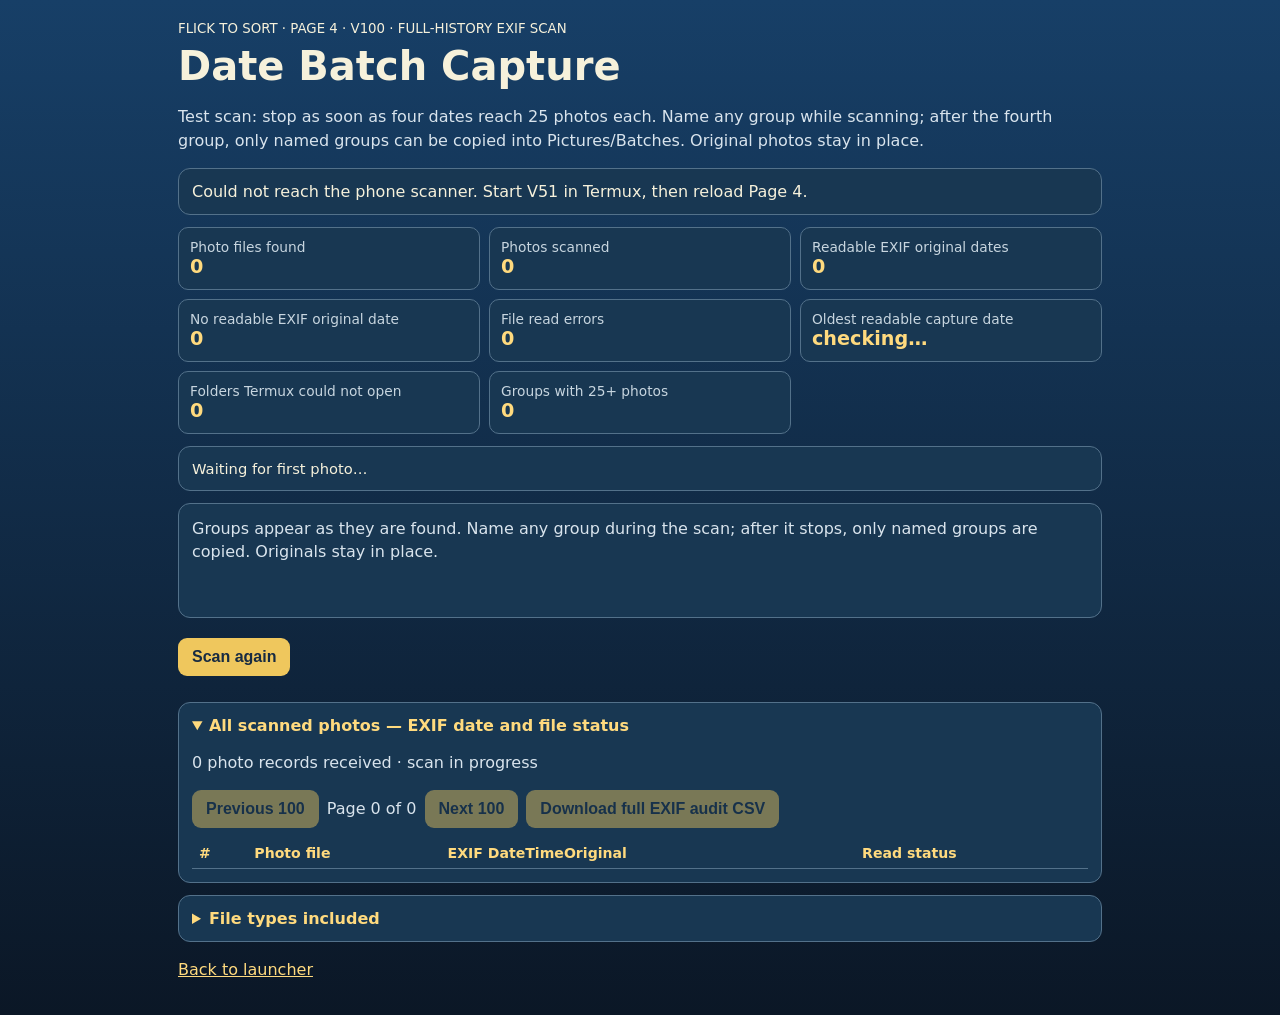
<file: launch/page4-capture.html>
<!doctype html>
<html lang="en">
<head>
<meta charset="utf-8">
<meta name="viewport" content="width=device-width,initial-scale=1">
<title>Page 4 — Date Batch Capture V100</title>
<style>
:root{color-scheme:dark;font:16px system-ui,sans-serif;color:#f6f1db;background:#10243a}
*{box-sizing:border-box}
body{margin:0;background:linear-gradient(180deg,#173f67,#0b1726);min-height:100vh}
main{max-width:960px;margin:auto;padding:18px}
a{color:#ffda7e}
h1{font-size:clamp(1.7rem,5vw,2.5rem);margin:.4rem 0}
p{line-height:1.45;color:#d9e4ed}
button{background:#efc75d;color:#172b42;padding:10px 14px;border:0;border-radius:9px;font-weight:800;font-size:1rem}
button:disabled{opacity:.45}
#status,.panel{background:#183752;border:1px solid #53718a;padding:13px;border-radius:12px;margin:12px 0}
.stats{display:grid;grid-template-columns:repeat(2,minmax(0,1fr));gap:9px}
.stat{background:#183752;border:1px solid #53718a;padding:11px;border-radius:10px;min-width:0}
.stat span{display:block;color:#c7d5df;font-size:.86rem}
.stat strong{display:block;color:#ffda7e;font-size:1.2rem;overflow-wrap:anywhere}
#currentPhoto{font-size:.92rem;overflow-wrap:anywhere}
#groups{display:grid;gap:14px;margin-top:14px}
.group{background:#183752;border:1px solid #53718a;padding:13px;border-radius:14px}
.group h2{font-size:1.08rem;color:#ffda7e;margin:0 0 5px}
.group-count{margin:0 0 10px;color:#d9e4ed}
.carousel{display:grid;grid-template-columns:auto minmax(0,1fr) auto;align-items:center;gap:8px}
.carousel button{padding:10px 13px;min-width:48px}
.slide{min-width:0;text-align:center}
.slide img{display:block;width:100%;height:min(36.4vh,301px);object-fit:contain;background:#071321;border-radius:10px}
.group-actions{display:flex;align-items:center;gap:10px;flex-wrap:wrap;margin:10px 0}
.batch-name{margin:0;color:#ffda7e;font-weight:700;overflow-wrap:anywhere}
#filePanel{background:#183752;border:1px solid #53718a;padding:13px;border-radius:12px;margin:12px 0}
#filePanel p{margin:0 0 9px}
dialog{width:min(92vw,440px);border:1px solid #718ba0;border-radius:14px;background:#132b43;color:#f6f1db;padding:18px}
dialog::backdrop{background:#000a}
dialog h2{margin:0 0 8px;color:#ffda7e}
dialog label{display:block;margin:12px 0 5px}
dialog input{width:100%;padding:11px;border:1px solid #718ba0;border-radius:8px;background:#071321;color:#fff;font:inherit}
.dialog-actions{display:flex;gap:8px;flex-wrap:wrap;margin-top:14px}
.secondary{background:#d5e0e7}
#nameMessage,#fileProgress{min-height:1.4em;overflow-wrap:anywhere}
.preview-fallback{display:none;min-height:180px;place-content:center;background:#071321;border-radius:10px;color:#f6f1db;padding:18px}
.caption{font-size:.88rem;overflow-wrap:anywhere;margin:7px 0 0;color:#d9e4ed}
.audit-tools{display:flex;gap:8px;align-items:center;flex-wrap:wrap}
.audit-table-wrap{overflow:auto;margin-top:10px}
table{border-collapse:collapse;width:100%;font-size:.88rem}
th,td{border-bottom:1px solid #53718a;padding:7px;text-align:left;vertical-align:top;overflow-wrap:anywhere}
th{color:#ffda7e}
#pageInfo{color:#d9e4ed}
summary{cursor:pointer;color:#ffda7e;font-weight:700}
#scanAgain{margin-top:8px}
details{margin-top:14px}
@media(min-width:720px){.stats{grid-template-columns:repeat(3,minmax(0,1fr))}}
</style>
</head>
<body>
<main>
<small>FLICK TO SORT · PAGE 4 · V100 · FULL-HISTORY EXIF SCAN</small>
<h1>Date Batch Capture</h1>
<p>Test scan: stop as soon as four dates reach 25 photos each. Name any group while scanning; after the fourth group, only named groups can be copied into Pictures/Batches. Original photos stay in place.</p>
<div id="status" role="status" aria-live="polite">Connecting to the Termux photo scanner…</div>
<div class="stats" aria-live="polite">
  <div class="stat"><span>Photo files found</span><strong id="found">0</strong></div>
  <div class="stat"><span>Photos scanned</span><strong id="scanned">0</strong></div>
  <div class="stat"><span>Readable EXIF original dates</span><strong id="readable">0</strong></div>
  <div class="stat"><span>No readable EXIF original date</span><strong id="missing">0</strong></div>
  <div class="stat"><span>File read errors</span><strong id="readErrors">0</strong></div>
  <div class="stat"><span>Oldest readable capture date</span><strong id="earliest">checking…</strong></div>
  <div class="stat"><span>Folders Termux could not open</span><strong id="skipped">0</strong></div>
  <div class="stat"><span>Groups with 25+ photos</span><strong id="groupTotal">0</strong></div>
</div>
<div id="currentPhoto" class="panel">Waiting for scan progress…</div>
<div id="filePanel" class="panel">
  <p id="fileHelp">The test stops at four groups. You can name any group during the scan; after it stops, only named groups are copied. Originals stay in place.</p>
  <p id="fileProgress" role="status" aria-live="polite"></p>
  <button id="fileBatches" type="button" hidden disabled>Copy named batches</button>
</div>
<button id="scanAgain" type="button" hidden>Scan again</button>
<section id="groups" aria-live="polite"></section>
<dialog id="nameDialog" aria-labelledby="nameTitle">
  <h2 id="nameTitle">Name this batch</h2>
  <p id="nameDate"></p>
  <div class="dialog-actions">
    <button id="keyboardMode" type="button">Type a name</button>
    <button id="voiceMode" type="button">Speak a name</button>
  </div>
  <label for="batchNameInput">Batch name</label>
  <input id="batchNameInput" maxlength="80" autocomplete="off" placeholder="For example, Easter 2023">
  <p id="nameMessage" role="status" aria-live="polite"></p>
  <div class="dialog-actions">
    <button id="saveBatchName" type="button" disabled>Save name</button>
    <button id="cancelBatchName" class="secondary" type="button">Cancel</button>
  </div>
</dialog>
<details id="auditDetails" class="panel" open>
  <summary>All scanned photos — EXIF date and file status</summary>
  <p id="auditCount">Photo-by-photo audit will appear here as the scan runs.</p>
  <div class="audit-tools">
    <button id="auditPrev" type="button" disabled>Previous 100</button>
    <span id="pageInfo">Page 0 of 0</span>
    <button id="auditNext" type="button" disabled>Next 100</button>
    <button id="downloadCsv" type="button" disabled>Download full EXIF audit CSV</button>
  </div>
  <div class="audit-table-wrap">
    <table>
      <thead><tr><th>#</th><th>Photo file</th><th>EXIF DateTimeOriginal</th><th>Read status</th></tr></thead>
      <tbody id="auditBody"></tbody>
    </table>
  </div>
</details>
<details class="panel">
  <summary>File types included</summary>
  <p id="extensions">Waiting for file scan…</p>
</details>
<p><a href="https://chunter.onrender.com/">Back to launcher</a></p>
</main>
<script>
const scanner='http://127.0.0.1:3015';
const $=selector=>document.querySelector(selector);
const statusBox=$('#status'),currentPhoto=$('#currentPhoto'),groupHost=$('#groups'),scanAgain=$('#scanAgain');
const foundEl=$('#found'),scannedEl=$('#scanned'),readableEl=$('#readable'),missingEl=$('#missing'),readErrorsEl=$('#readErrors'),earliestEl=$('#earliest'),skippedEl=$('#skipped'),groupTotalEl=$('#groupTotal');
const auditRows=[],groupMap=new Map();let auditPage=0,scanFinished=false,filing=false,editingGroup=null,recognition=null;
function dateLabel(key){const p=key.split('-').map(Number);return new Date(p[0],p[1]-1,p[2]).toLocaleDateString(undefined,{year:'numeric',month:'long',day:'numeric'})}
function setCounts(data){if(data.total!==undefined)foundEl.textContent=data.total;if(data.scanned!==undefined)scannedEl.textContent=data.scanned;if(data.readable!==undefined)readableEl.textContent=data.readable;if(data.missing!==undefined)missingEl.textContent=data.missing;if(data.readErrors!==undefined)readErrorsEl.textContent=data.readErrors;if(data.earliestDate!==undefined)earliestEl.textContent=data.earliestDate||'none found';if(data.skippedFolders!==undefined)skippedEl.textContent=data.skippedFolders}
function apiPhoto(photo){return scanner+'/api/date-photo?id='+encodeURIComponent(photo.id)}
function drawGroup(group,index){group.heading.textContent='Group '+(index+1)+' — '+dateLabel(group.date);group.count.textContent=group.photos.length+' photos taken on this date';group.position.textContent=group.photos.length?'Photo '+(group.index+1)+' of '+group.photos.length:'Waiting for photos…';group.previous.disabled=group.index<=0;group.next.disabled=group.index>=group.photos.length-1;const photo=group.photos[group.index];group.image.hidden=!photo||!photo.previewable;group.fallback.style.display='none';if(!photo){group.caption.textContent='';return}group.image.alt=photo.name;if(photo.previewable)group.image.src=apiPhoto(photo);else{group.fallback.style.display='grid';group.fallback.textContent='This photo format cannot be previewed in the browser. The file and EXIF date are still listed.'}group.caption.textContent=photo.location+' · EXIF DateTimeOriginal: '+(photo.dateTimeOriginal||'missing')}
function makeGroup(date,photos){const card=document.createElement('article');card.className='group';const heading=document.createElement('h2'),count=document.createElement('p');count.className='group-count';const actions=document.createElement('div');actions.className='group-actions';const nameButton=document.createElement('button'),nameLabel=document.createElement('p');nameButton.type='button';nameButton.textContent='Name Batch';nameLabel.className='batch-name';nameButton.addEventListener('click',()=>openNameDialog(group));actions.append(nameButton,nameLabel);const carousel=document.createElement('div');carousel.className='carousel';const previous=document.createElement('button'),next=document.createElement('button');previous.type=next.type='button';previous.textContent='‹';previous.setAttribute('aria-label','Previous photo');next.textContent='›';next.setAttribute('aria-label','Next photo');const slide=document.createElement('div');slide.className='slide';const image=document.createElement('img'),fallback=document.createElement('div'),position=document.createElement('div'),caption=document.createElement('p');fallback.className='preview-fallback';position.className='caption';caption.className='caption';slide.append(image,fallback,position,caption);carousel.append(previous,slide,next);card.append(heading,count,actions,carousel);groupHost.append(card);const group={date,photos:photos.slice(),index:0,name:'',card,heading,count,nameButton,nameLabel,previous,next,image,fallback,position,caption};groupMap.set(date,group);previous.addEventListener('click',()=>{group.index=Math.max(0,group.index-1);drawGroup(group,groupOrder().indexOf(group))});next.addEventListener('click',()=>{group.index=Math.min(group.photos.length-1,group.index+1);drawGroup(group,groupOrder().indexOf(group))});let startX=null;slide.addEventListener('pointerdown',event=>{startX=event.clientX});slide.addEventListener('pointerup',event=>{if(startX===null)return;const delta=event.clientX-startX;startX=null;if(Math.abs(delta)>45){group.index=Math.max(0,Math.min(group.photos.length-1,group.index+(delta<0?1:-1)));drawGroup(group,groupOrder().indexOf(group))}});image.onerror=()=>{image.hidden=true;fallback.style.display='grid';fallback.textContent='This photo format cannot be previewed in the browser. The file and EXIF date are still listed.'};drawGroup(group,groupOrder().indexOf(group));return group}
function groupOrder(){return [...groupMap.values()].sort((a,b)=>a.date.localeCompare(b.date))}
function createOrUpdateGroupEvent(event){let group=groupMap.get(event.date);if(event.type==='group'){if(!group)group=makeGroup(event.date,event.photos||[]);else group.photos=event.photos||group.photos}else if(event.type==='group-photo'&&group)group.photos.push(event.photo);const ordered=groupOrder();ordered.forEach((g,i)=>{g.heading.textContent='Group '+(i+1)+' — '+dateLabel(g.date);g.count.textContent=g.photos.length+' photos taken on this date';g.position.textContent=g.photos.length?'Photo '+(g.index+1)+' of '+g.photos.length:'Waiting for photos…';g.previous.disabled=g.index<=0;g.next.disabled=g.index>=g.photos.length-1});groupTotalEl.textContent=ordered.length;updateFileButton()}
function normalizeBatchName(value){return String(value||'').trim().replace(/\s+/g,' ')}
function nameIsValid(name){return !!name&&name.length<=80&&name!=='.'&&name!=='..'&&!/[\\/:*?"<>|\u0000-\u001f]/.test(name)&&!name.startsWith('.')&&!name.endsWith('.')}
function openNameDialog(group){editingGroup=group;$('#nameDate').textContent=dateLabel(group.date)+' · '+group.photos.length+' photos';$('#batchNameInput').value=group.name||'';$('#nameMessage').textContent='Choose keyboard or voice, then review the name and save it.';$('#nameDialog').showModal();$('#keyboardMode').focus()}
function updateFileButton(){const named=groupOrder().filter(g=>g.name&&g.photos.length>=25);$('#fileBatches').hidden=!scanFinished||!named.length;$('#fileBatches').disabled=!scanFinished||!named.length||filing;$('#fileHelp').textContent=scanFinished?'Four-group test finished. Review the names; only named groups will be copied into Pictures/Batches. Originals stay in place.':'Groups appear as they are found. Name any group during the scan; after it stops, only named groups are copied. Originals stay in place.'}
function groupPayload(){return groupOrder().filter(g=>g.name&&g.photos.length>=25).map(g=>({date:g.date,name:g.name,ids:g.photos.map(p=>p.id)}))}
function applyFiledLocations(files){const moved=new Map((files||[]).map(f=>[f.oldId,f]));for(const g of groupOrder()){g.photos=g.photos.map(p=>{const f=moved.get(p.id);return f?{...p,id:f.newId,location:f.location,name:f.name}:p});drawGroup(g,groupOrder().indexOf(g))}}
function fileEvent(event){if(event.type==='file-start'){ $('#fileProgress').textContent='Preparing '+event.totalFiles+' photos in '+event.totalGroups+' named batches. Checking each original EXIF date…';return}if(event.type==='file-progress'){const stage=event.phase==='validate'?'Checking original EXIF dates':'Copying and verifying; originals remain untouched';$('#fileProgress').textContent=stage+' · '+event.completed+' of '+event.total+' photos';return}if(event.type==='file-complete'){const r=event.result;applyFiledLocations(r.files);filing=false;$('#fileProgress').textContent='Copied '+r.copiedVerified+' photos into Pictures/Batches and verified every copy. All '+r.originalsKept+' originals remain in place.';$('#fileBatches').disabled=false;$('#fileBatches').textContent='Copies complete';scanAgain.hidden=false;for(const g of groupOrder())if(g.name){g.nameButton.disabled=true;g.nameLabel.textContent='Batch: '+g.name+' · filed'}return}if(event.type==='file-error'){applyFiledLocations(event.files);filing=false;$('#fileBatches').disabled=false;$('#fileProgress').textContent=event.message+(event.copiedVerified!==undefined?' · '+event.copiedVerified+' verified copies; originals were not removed.':'');return}}
async function fileNamedBatches(){if(!scanFinished||filing)return;const groups=groupPayload(),photos=groups.reduce((n,g)=>n+g.ids.length,0);if(!groups.length)return;if(!confirm('Copy '+photos+' photos from '+groups.length+' named groups into Pictures/Batches? Every copy will be checked. The originals will stay in place.'))return;filing=true;$('#fileBatches').disabled=true;$('#fileProgress').textContent='Starting copy and verification…';try{const response=await fetch(scanner+'/api/file-named-batches',{method:'POST',headers:{'Content-Type':'application/json'},body:JSON.stringify({groups}),cache:'no-store'});if(!response.ok)throw new Error('Filing request failed ('+response.status+').');if(!response.body)throw new Error('This browser cannot show filing progress.');const reader=response.body.getReader(),decoder=new TextDecoder();let buffer='';while(true){const part=await reader.read();buffer+=decoder.decode(part.value||new Uint8Array(),{stream:!part.done});let nl;while((nl=buffer.indexOf('\n'))>=0){const line=buffer.slice(0,nl).trim();buffer=buffer.slice(nl+1);if(line)fileEvent(JSON.parse(line))}if(part.done)break}if(buffer.trim())fileEvent(JSON.parse(buffer));if(filing)throw new Error('The filing connection ended early. Originals are kept unless copy verification completed.')}catch(error){filing=false;$('#fileBatches').disabled=false;$('#fileProgress').textContent='Filing stopped: '+error.message+' Check Pictures/Batches before retrying.'}}
function auditRender(){const body=$('#auditBody');body.replaceChildren();const pages=Math.ceil(auditRows.length/100);auditPage=Math.max(0,Math.min(auditPage,Math.max(0,pages-1)));const start=auditPage*100;for(let i=start;i<Math.min(start+100,auditRows.length);i++){const item=auditRows[i],tr=document.createElement('tr');for(const value of [String(i+1),item.location,item.dateTimeOriginal||'—',item.readError?'READ ERROR':item.hasOriginalDate?'READABLE ORIGINAL EXIF':'NO READABLE ORIGINAL EXIF']){const td=document.createElement('td');td.textContent=value;tr.append(td)}body.append(tr)}$('#auditCount').textContent=auditRows.length+' photo records received'+(scanFinished?' · full scan finished':' · scan in progress');$('#pageInfo').textContent=pages?'Page '+(auditPage+1)+' of '+pages:'Page 0 of 0';$('#auditPrev').disabled=auditPage<=0;$('#auditNext').disabled=auditPage>=pages-1;$('#downloadCsv').disabled=!scanFinished||!auditRows.length}
function csvEscape(value){return '"'+String(value??'').replaceAll('"','""')+'"'}
function downloadCsv(){const header=['Index','File','DateTimeOriginal','Has readable original EXIF','Read error'];const lines=[header.map(csvEscape).join(',')];auditRows.forEach((p,i)=>lines.push([i+1,p.location,p.dateTimeOriginal||'',p.hasOriginalDate?'yes':'no',p.readError?'yes':'no'].map(csvEscape).join(',')));const blob=new Blob(['\ufeff'+lines.join('\r\n')],{type:'text/csv;charset=utf-8'}),url=URL.createObjectURL(blob),a=document.createElement('a');a.href=url;a.download='PicSorter-full-EXIF-audit.csv';a.click();setTimeout(()=>URL.revokeObjectURL(url),1000)}
function receive(event){if(event.type==='status'){statusBox.textContent=event.message;return}if(event.type==='folder-progress'){statusBox.textContent='Searching storage folders… '+event.foldersVisited+' folders checked; '+event.filesFound+' photo files found so far';skippedEl.textContent=event.skippedFolders;return}if(event.type==='start'){setCounts({total:event.total,scanned:0,readable:0,missing:0,readErrors:0,earliestDate:'checking…',skippedFolders:event.skippedFolders});statusBox.textContent='Found '+event.total+' photo files in '+event.foldersVisited+' reachable folders. Reading EXIF with ExifTool across the full history.';const parts=Object.entries(event.extensionCounts||{}).sort((a,b)=>a[0].localeCompare(b[0])).map(x=>x[0]+': '+x[1]);$('#extensions').textContent=parts.join(' · ')||'No supported photo files found';return}if(event.type==='photo'){const p=event.photo;auditRows.push(p);setCounts(event);currentPhoto.textContent='Photo '+event.scanned+' of '+event.total+': '+p.location+' · EXIF DateTimeOriginal: '+(p.dateTimeOriginal||'NO READABLE ORIGINAL DATE')+(p.readError?' · file read error':'');if(event.scanned===1||event.scanned%100===0)auditRender();return}if(event.type==='group'||event.type==='group-photo'){createOrUpdateGroupEvent(event);return}if(event.type==='progress'){setCounts(event);statusBox.textContent='Scanning '+event.scanned+' of '+event.total+' photos ('+event.completedPercent+'%) · '+event.readable+' readable EXIF dates · '+event.missing+' without a readable original date';return}if(event.type==='complete'){scanFinished=true;setCounts(event.result);const ordered=groupOrder();ordered.forEach((g,i)=>{groupHost.append(g.card);drawGroup(g,i)});groupTotalEl.textContent=ordered.length;statusBox.textContent=(event.result.stoppedAtGroupLimit?'Stopped at the four-group test limit after scanning '+event.result.scanned+' photos. ':'Finished scanning '+event.result.scanned+' photo files. ')+event.result.readable+' readable EXIF original dates · '+event.result.missing+' without a readable original date · '+ordered.length+' date groups with 25+ photos.';if(event.result.skippedFolders)statusBox.textContent+=' Termux could not open '+event.result.skippedFolders+' folders, so those folders were excluded.';scanAgain.hidden=false;updateFileButton();auditRender();return}if(event.type==='error'){statusBox.textContent=event.message;scanAgain.hidden=false}}
async function scan(){if(filing)return;if(groupOrder().some(g=>g.name)&&!confirm('Restarting loses the batch names you entered. Continue?'))return;scanAgain.hidden=true;scanFinished=false;filing=false;auditRows.length=0;groupMap.clear();groupHost.replaceChildren();auditPage=0;$('#fileProgress').textContent='';updateFileButton();setCounts({total:0,scanned:0,readable:0,missing:0,readErrors:0,earliestDate:'checking…',skippedFolders:0});$('#extensions').textContent='Scanning…';currentPhoto.textContent='Waiting for first photo…';auditRender();statusBox.textContent='Connecting to the V51 Termux scanner…';try{const response=await fetch(scanner+'/api/date-photo-audit-stream?minimum=25&maxGroups=4',{cache:'no-store'});if(!response.ok)throw new Error('Phone scan failed ('+response.status+').');if(!response.body)throw new Error('This browser cannot show live scan results.');const reader=response.body.getReader(),decoder=new TextDecoder();let buffer='',finished=false;while(true){const part=await reader.read();buffer+=decoder.decode(part.value||new Uint8Array(),{stream:!part.done});let nl;while((nl=buffer.indexOf('\n'))>=0){const line=buffer.slice(0,nl).trim();buffer=buffer.slice(nl+1);if(!line)continue;const event=JSON.parse(line);receive(event);if(event.type==='complete')finished=true}if(part.done)break}if(buffer.trim()){const event=JSON.parse(buffer);receive(event);if(event.type==='complete')finished=true}if(!finished&&scanAgain.hidden)throw new Error('The scan connection ended before the results finished.')}catch(error){statusBox.textContent=error.message==='Failed to fetch'?'Could not reach the phone scanner. Start V51 in Termux, then reload Page 4.':error.message;scanAgain.hidden=false}}
$('#keyboardMode').addEventListener('click',()=>{$('#nameMessage').textContent='Type the batch name, then save it.';$('#batchNameInput').focus()});
$('#voiceMode').addEventListener('click',()=>{const SR=window.SpeechRecognition||window.webkitSpeechRecognition;if(!SR){$('#nameMessage').textContent='Voice recognition is not available in this browser. Type the name instead.';return}try{if(recognition)recognition.abort();recognition=new SR();recognition.lang=navigator.language||'en-US';recognition.interimResults=false;recognition.maxAlternatives=1;recognition.onresult=e=>{$('#batchNameInput').value=e.results[0][0].transcript.trim();$('#saveBatchName').disabled=!$('#batchNameInput').value;$('#nameMessage').textContent='Heard: '+$('#batchNameInput').value+' · review it, then save.'};recognition.onerror=e=>{$('#nameMessage').textContent='Voice input failed ('+e.error+'). You can type the name.'};recognition.start();$('#nameMessage').textContent='Listening… speak the batch name.'}catch{$('#nameMessage').textContent='Could not start voice input. Type the name instead.'}});
$('#batchNameInput').addEventListener('input',()=>{$('#saveBatchName').disabled=!normalizeBatchName($('#batchNameInput').value)});
$('#saveBatchName').addEventListener('click',()=>{const name=normalizeBatchName($('#batchNameInput').value);if(!editingGroup)return;if(!nameIsValid(name)){$('#nameMessage').textContent='Use 1–80 characters; do not use slashes, colons, or a leading dot.';return}editingGroup.name=name;editingGroup.nameButton.textContent='Change name';editingGroup.nameLabel.textContent='Batch: '+name;$('#nameDialog').close();editingGroup=null;updateFileButton()});
$('#cancelBatchName').addEventListener('click',()=>{$('#nameDialog').close();editingGroup=null;if(recognition)recognition.abort()});
$('#nameDialog').addEventListener('close',()=>{if(recognition)recognition.abort()});
$('#fileBatches').addEventListener('click',fileNamedBatches);
$('#scanAgain').addEventListener('click',scan);$('#auditPrev').addEventListener('click',()=>{auditPage--;auditRender()});$('#auditNext').addEventListener('click',()=>{auditPage++;auditRender()});$('#downloadCsv').addEventListener('click',downloadCsv);scan();
</script>
</body>
</html>
</file>
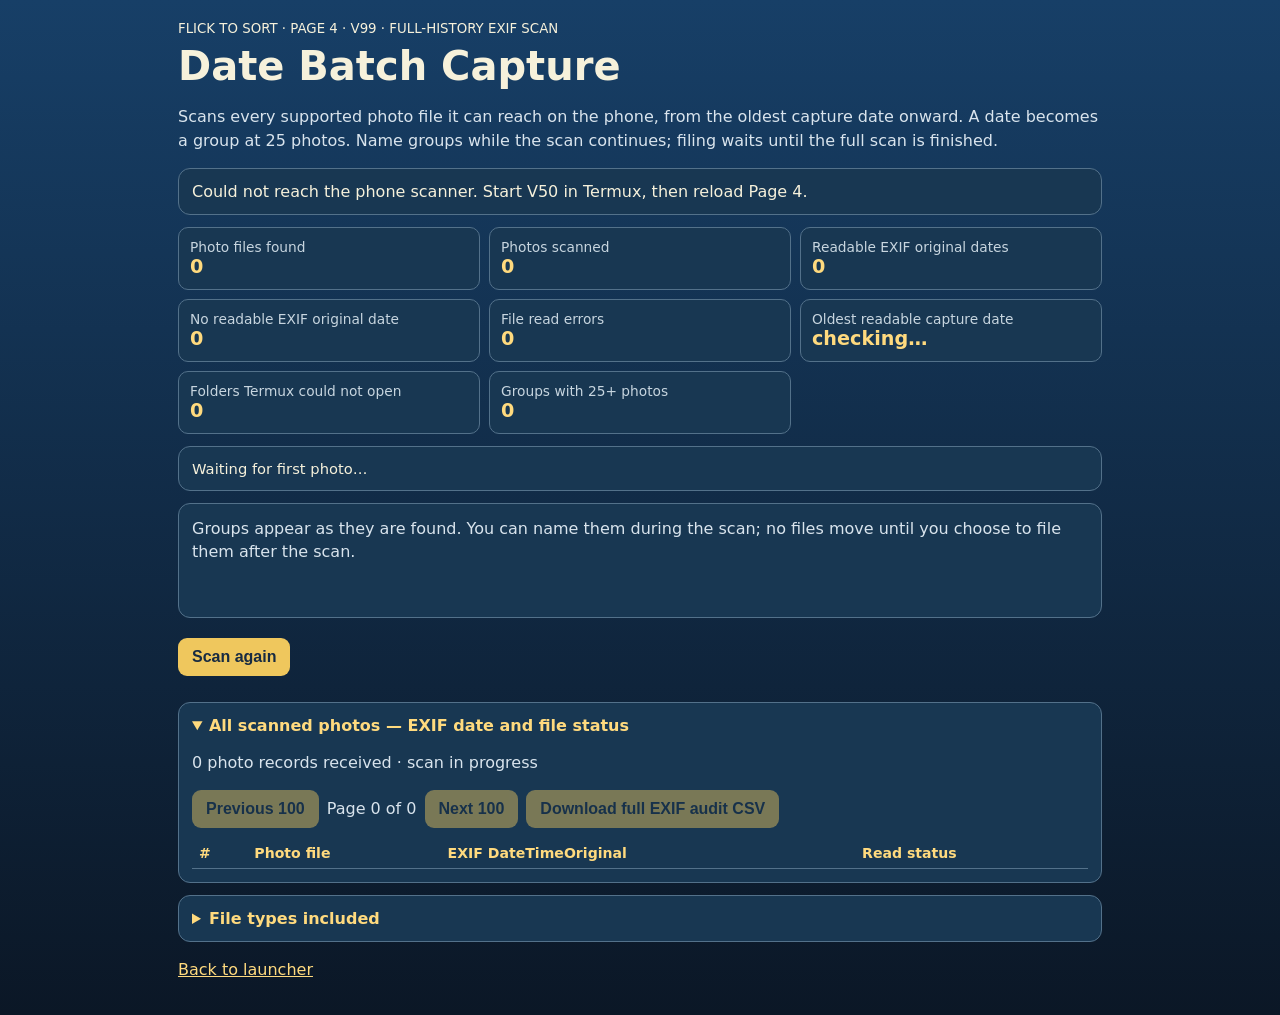
<file: launch/page4.html>
<!doctype html>
<html lang="en">
<head>
<meta charset="utf-8">
<meta name="viewport" content="width=device-width,initial-scale=1">
<title>Page 4 — Date Batch Capture V99</title>
<style>
:root{color-scheme:dark;font:16px system-ui,sans-serif;color:#f6f1db;background:#10243a}
*{box-sizing:border-box}
body{margin:0;background:linear-gradient(180deg,#173f67,#0b1726);min-height:100vh}
main{max-width:960px;margin:auto;padding:18px}
a{color:#ffda7e}
h1{font-size:clamp(1.7rem,5vw,2.5rem);margin:.4rem 0}
p{line-height:1.45;color:#d9e4ed}
button{background:#efc75d;color:#172b42;padding:10px 14px;border:0;border-radius:9px;font-weight:800;font-size:1rem}
button:disabled{opacity:.45}
#status,.panel{background:#183752;border:1px solid #53718a;padding:13px;border-radius:12px;margin:12px 0}
.stats{display:grid;grid-template-columns:repeat(2,minmax(0,1fr));gap:9px}
.stat{background:#183752;border:1px solid #53718a;padding:11px;border-radius:10px;min-width:0}
.stat span{display:block;color:#c7d5df;font-size:.86rem}
.stat strong{display:block;color:#ffda7e;font-size:1.2rem;overflow-wrap:anywhere}
#currentPhoto{font-size:.92rem;overflow-wrap:anywhere}
#groups{display:grid;gap:14px;margin-top:14px}
.group{background:#183752;border:1px solid #53718a;padding:13px;border-radius:14px}
.group h2{font-size:1.08rem;color:#ffda7e;margin:0 0 5px}
.group-count{margin:0 0 10px;color:#d9e4ed}
.carousel{display:grid;grid-template-columns:auto minmax(0,1fr) auto;align-items:center;gap:8px}
.carousel button{padding:10px 13px;min-width:48px}
.slide{min-width:0;text-align:center}
.slide img{display:block;width:100%;height:min(36.4vh,301px);object-fit:contain;background:#071321;border-radius:10px}
.group-actions{display:flex;align-items:center;gap:10px;flex-wrap:wrap;margin:10px 0}
.batch-name{margin:0;color:#ffda7e;font-weight:700;overflow-wrap:anywhere}
#filePanel{background:#183752;border:1px solid #53718a;padding:13px;border-radius:12px;margin:12px 0}
#filePanel p{margin:0 0 9px}
dialog{width:min(92vw,440px);border:1px solid #718ba0;border-radius:14px;background:#132b43;color:#f6f1db;padding:18px}
dialog::backdrop{background:#000a}
dialog h2{margin:0 0 8px;color:#ffda7e}
dialog label{display:block;margin:12px 0 5px}
dialog input{width:100%;padding:11px;border:1px solid #718ba0;border-radius:8px;background:#071321;color:#fff;font:inherit}
.dialog-actions{display:flex;gap:8px;flex-wrap:wrap;margin-top:14px}
.secondary{background:#d5e0e7}
#nameMessage,#fileProgress{min-height:1.4em;overflow-wrap:anywhere}
.preview-fallback{display:none;min-height:180px;place-content:center;background:#071321;border-radius:10px;color:#f6f1db;padding:18px}
.caption{font-size:.88rem;overflow-wrap:anywhere;margin:7px 0 0;color:#d9e4ed}
.audit-tools{display:flex;gap:8px;align-items:center;flex-wrap:wrap}
.audit-table-wrap{overflow:auto;margin-top:10px}
table{border-collapse:collapse;width:100%;font-size:.88rem}
th,td{border-bottom:1px solid #53718a;padding:7px;text-align:left;vertical-align:top;overflow-wrap:anywhere}
th{color:#ffda7e}
#pageInfo{color:#d9e4ed}
summary{cursor:pointer;color:#ffda7e;font-weight:700}
#scanAgain{margin-top:8px}
details{margin-top:14px}
@media(min-width:720px){.stats{grid-template-columns:repeat(3,minmax(0,1fr))}}
</style>
</head>
<body>
<main>
<small>FLICK TO SORT · PAGE 4 · V99 · FULL-HISTORY EXIF SCAN</small>
<h1>Date Batch Capture</h1>
<p>Scans every supported photo file it can reach on the phone, from the oldest capture date onward. A date becomes a group at 25 photos. Name groups while the scan continues; filing waits until the full scan is finished.</p>
<div id="status" role="status" aria-live="polite">Connecting to the Termux photo scanner…</div>
<div class="stats" aria-live="polite">
  <div class="stat"><span>Photo files found</span><strong id="found">0</strong></div>
  <div class="stat"><span>Photos scanned</span><strong id="scanned">0</strong></div>
  <div class="stat"><span>Readable EXIF original dates</span><strong id="readable">0</strong></div>
  <div class="stat"><span>No readable EXIF original date</span><strong id="missing">0</strong></div>
  <div class="stat"><span>File read errors</span><strong id="readErrors">0</strong></div>
  <div class="stat"><span>Oldest readable capture date</span><strong id="earliest">checking…</strong></div>
  <div class="stat"><span>Folders Termux could not open</span><strong id="skipped">0</strong></div>
  <div class="stat"><span>Groups with 25+ photos</span><strong id="groupTotal">0</strong></div>
</div>
<div id="currentPhoto" class="panel">Waiting for scan progress…</div>
<div id="filePanel" class="panel">
  <p id="fileHelp">Groups appear as they are found. You can name them during the scan; no files move until you choose to file them after the scan.</p>
  <p id="fileProgress" role="status" aria-live="polite"></p>
  <button id="fileBatches" type="button" hidden disabled>File named batches</button>
</div>
<button id="scanAgain" type="button" hidden>Scan again</button>
<section id="groups" aria-live="polite"></section>
<dialog id="nameDialog" aria-labelledby="nameTitle">
  <h2 id="nameTitle">Name this batch</h2>
  <p id="nameDate"></p>
  <div class="dialog-actions">
    <button id="keyboardMode" type="button">Type a name</button>
    <button id="voiceMode" type="button">Speak a name</button>
  </div>
  <label for="batchNameInput">Batch name</label>
  <input id="batchNameInput" maxlength="80" autocomplete="off" placeholder="For example, Easter 2023">
  <p id="nameMessage" role="status" aria-live="polite"></p>
  <div class="dialog-actions">
    <button id="saveBatchName" type="button" disabled>Save name</button>
    <button id="cancelBatchName" class="secondary" type="button">Cancel</button>
  </div>
</dialog>
<details id="auditDetails" class="panel" open>
  <summary>All scanned photos — EXIF date and file status</summary>
  <p id="auditCount">Photo-by-photo audit will appear here as the scan runs.</p>
  <div class="audit-tools">
    <button id="auditPrev" type="button" disabled>Previous 100</button>
    <span id="pageInfo">Page 0 of 0</span>
    <button id="auditNext" type="button" disabled>Next 100</button>
    <button id="downloadCsv" type="button" disabled>Download full EXIF audit CSV</button>
  </div>
  <div class="audit-table-wrap">
    <table>
      <thead><tr><th>#</th><th>Photo file</th><th>EXIF DateTimeOriginal</th><th>Read status</th></tr></thead>
      <tbody id="auditBody"></tbody>
    </table>
  </div>
</details>
<details class="panel">
  <summary>File types included</summary>
  <p id="extensions">Waiting for file scan…</p>
</details>
<p><a href="https://chunter.onrender.com/">Back to launcher</a></p>
</main>
<script>
const scanner='http://127.0.0.1:3015';
const $=selector=>document.querySelector(selector);
const statusBox=$('#status'),currentPhoto=$('#currentPhoto'),groupHost=$('#groups'),scanAgain=$('#scanAgain');
const foundEl=$('#found'),scannedEl=$('#scanned'),readableEl=$('#readable'),missingEl=$('#missing'),readErrorsEl=$('#readErrors'),earliestEl=$('#earliest'),skippedEl=$('#skipped'),groupTotalEl=$('#groupTotal');
const auditRows=[],groupMap=new Map();let auditPage=0,scanFinished=false,filing=false,editingGroup=null,recognition=null;
function dateLabel(key){const p=key.split('-').map(Number);return new Date(p[0],p[1]-1,p[2]).toLocaleDateString(undefined,{year:'numeric',month:'long',day:'numeric'})}
function setCounts(data){if(data.total!==undefined)foundEl.textContent=data.total;if(data.scanned!==undefined)scannedEl.textContent=data.scanned;if(data.readable!==undefined)readableEl.textContent=data.readable;if(data.missing!==undefined)missingEl.textContent=data.missing;if(data.readErrors!==undefined)readErrorsEl.textContent=data.readErrors;if(data.earliestDate!==undefined)earliestEl.textContent=data.earliestDate||'none found';if(data.skippedFolders!==undefined)skippedEl.textContent=data.skippedFolders}
function apiPhoto(photo){return scanner+'/api/date-photo?id='+encodeURIComponent(photo.id)}
function drawGroup(group,index){group.heading.textContent='Group '+(index+1)+' — '+dateLabel(group.date);group.count.textContent=group.photos.length+' photos taken on this date';group.position.textContent=group.photos.length?'Photo '+(group.index+1)+' of '+group.photos.length:'Waiting for photos…';group.previous.disabled=group.index<=0;group.next.disabled=group.index>=group.photos.length-1;const photo=group.photos[group.index];group.image.hidden=!photo||!photo.previewable;group.fallback.style.display='none';if(!photo){group.caption.textContent='';return}group.image.alt=photo.name;if(photo.previewable)group.image.src=apiPhoto(photo);else{group.fallback.style.display='grid';group.fallback.textContent='This photo format cannot be previewed in the browser. The file and EXIF date are still listed.'}group.caption.textContent=photo.location+' · EXIF DateTimeOriginal: '+(photo.dateTimeOriginal||'missing')}
function makeGroup(date,photos){const card=document.createElement('article');card.className='group';const heading=document.createElement('h2'),count=document.createElement('p');count.className='group-count';const actions=document.createElement('div');actions.className='group-actions';const nameButton=document.createElement('button'),nameLabel=document.createElement('p');nameButton.type='button';nameButton.textContent='Name Batch';nameLabel.className='batch-name';nameButton.addEventListener('click',()=>openNameDialog(group));actions.append(nameButton,nameLabel);const carousel=document.createElement('div');carousel.className='carousel';const previous=document.createElement('button'),next=document.createElement('button');previous.type=next.type='button';previous.textContent='‹';previous.setAttribute('aria-label','Previous photo');next.textContent='›';next.setAttribute('aria-label','Next photo');const slide=document.createElement('div');slide.className='slide';const image=document.createElement('img'),fallback=document.createElement('div'),position=document.createElement('div'),caption=document.createElement('p');fallback.className='preview-fallback';position.className='caption';caption.className='caption';slide.append(image,fallback,position,caption);carousel.append(previous,slide,next);card.append(heading,count,actions,carousel);groupHost.append(card);const group={date,photos:photos.slice(),index:0,name:'',card,heading,count,nameButton,nameLabel,previous,next,image,fallback,position,caption};groupMap.set(date,group);previous.addEventListener('click',()=>{group.index=Math.max(0,group.index-1);drawGroup(group,groupOrder().indexOf(group))});next.addEventListener('click',()=>{group.index=Math.min(group.photos.length-1,group.index+1);drawGroup(group,groupOrder().indexOf(group))});let startX=null;slide.addEventListener('pointerdown',event=>{startX=event.clientX});slide.addEventListener('pointerup',event=>{if(startX===null)return;const delta=event.clientX-startX;startX=null;if(Math.abs(delta)>45){group.index=Math.max(0,Math.min(group.photos.length-1,group.index+(delta<0?1:-1)));drawGroup(group,groupOrder().indexOf(group))}});image.onerror=()=>{image.hidden=true;fallback.style.display='grid';fallback.textContent='This photo format cannot be previewed in the browser. The file and EXIF date are still listed.'};drawGroup(group,groupOrder().indexOf(group));return group}
function groupOrder(){return [...groupMap.values()].sort((a,b)=>a.date.localeCompare(b.date))}
function createOrUpdateGroupEvent(event){let group=groupMap.get(event.date);if(event.type==='group'){if(!group)group=makeGroup(event.date,event.photos||[]);else group.photos=event.photos||group.photos}else if(event.type==='group-photo'&&group)group.photos.push(event.photo);const ordered=groupOrder();ordered.forEach((g,i)=>{g.heading.textContent='Group '+(i+1)+' — '+dateLabel(g.date);g.count.textContent=g.photos.length+' photos taken on this date';g.position.textContent=g.photos.length?'Photo '+(g.index+1)+' of '+g.photos.length:'Waiting for photos…';g.previous.disabled=g.index<=0;g.next.disabled=g.index>=g.photos.length-1});groupTotalEl.textContent=ordered.length;updateFileButton()}
function normalizeBatchName(value){return String(value||'').trim().replace(/\s+/g,' ')}
function nameIsValid(name){return !!name&&name.length<=80&&name!=='.'&&name!=='..'&&!/[\\/:*?"<>|\u0000-\u001f]/.test(name)&&!name.startsWith('.')&&!name.endsWith('.')}
function openNameDialog(group){editingGroup=group;$('#nameDate').textContent=dateLabel(group.date)+' · '+group.photos.length+' photos';$('#batchNameInput').value=group.name||'';$('#nameMessage').textContent='Choose keyboard or voice, then review the name and save it.';$('#nameDialog').showModal();$('#keyboardMode').focus()}
function updateFileButton(){const named=groupOrder().filter(g=>g.name&&g.photos.length>=25);$('#fileBatches').hidden=!scanFinished||!named.length;$('#fileBatches').disabled=!scanFinished||!named.length||filing;$('#fileHelp').textContent=scanFinished?'Scan finished. Review the names, then file named groups into Pictures/Batches.':'Groups appear as they are found. You can name them during the scan; no files move until you choose to file them after the scan.'}
function groupPayload(){return groupOrder().filter(g=>g.name&&g.photos.length>=25).map(g=>({date:g.date,name:g.name,ids:g.photos.map(p=>p.id)}))}
function applyFiledLocations(files){const moved=new Map((files||[]).map(f=>[f.oldId,f]));for(const g of groupOrder()){g.photos=g.photos.map(p=>{const f=moved.get(p.id);return f?{...p,id:f.newId,location:f.location,name:f.name}:p});drawGroup(g,groupOrder().indexOf(g))}}
function fileEvent(event){if(event.type==='file-start'){ $('#fileProgress').textContent='Preparing '+event.totalFiles+' photos in '+event.totalGroups+' named batches. Checking each original EXIF date…';return}if(event.type==='file-progress'){const stage=event.phase==='validate'?'Checking original EXIF dates':event.phase==='copy'?'Copying and verifying':'Removing originals after verification';$('#fileProgress').textContent=stage+' · '+event.completed+' of '+event.total+' photos';return}if(event.type==='file-complete'){const r=event.result;applyFiledLocations(r.files);filing=false;$('#fileProgress').textContent='Filed '+r.copiedVerified+' photos into Pictures/Batches; verified every copy and removed '+r.originalsRemoved+' originals.';$('#fileBatches').disabled=false;$('#fileBatches').textContent='Filing complete';scanAgain.hidden=false;for(const g of groupOrder())if(g.name){g.nameButton.disabled=true;g.nameLabel.textContent='Batch: '+g.name+' · filed'}return}if(event.type==='file-error'){applyFiledLocations(event.files);filing=false;$('#fileBatches').disabled=false;$('#fileProgress').textContent=event.message+(event.copiedVerified!==undefined?' · '+event.copiedVerified+' verified copies; '+(event.originalsRemoved||0)+' originals removed. Any remaining originals are still in place.':'');return}}
async function fileNamedBatches(){if(!scanFinished||filing)return;const groups=groupPayload(),photos=groups.reduce((n,g)=>n+g.ids.length,0);if(!groups.length)return;if(!confirm('File '+photos+' photos from '+groups.length+' named groups into Pictures/Batches? PicSorter will copy and verify every file first, then remove the originals.'))return;filing=true;$('#fileBatches').disabled=true;$('#fileProgress').textContent='Starting safe copy and verify…';try{const response=await fetch(scanner+'/api/file-named-batches',{method:'POST',headers:{'Content-Type':'application/json'},body:JSON.stringify({groups}),cache:'no-store'});if(!response.ok)throw new Error('Filing request failed ('+response.status+').');if(!response.body)throw new Error('This browser cannot show filing progress.');const reader=response.body.getReader(),decoder=new TextDecoder();let buffer='';while(true){const part=await reader.read();buffer+=decoder.decode(part.value||new Uint8Array(),{stream:!part.done});let nl;while((nl=buffer.indexOf('\n'))>=0){const line=buffer.slice(0,nl).trim();buffer=buffer.slice(nl+1);if(line)fileEvent(JSON.parse(line))}if(part.done)break}if(buffer.trim())fileEvent(JSON.parse(buffer));if(filing)throw new Error('The filing connection ended early. Originals are kept unless copy verification completed.')}catch(error){filing=false;$('#fileBatches').disabled=false;$('#fileProgress').textContent='Filing stopped: '+error.message+' Check Pictures/Batches before retrying.'}}
function auditRender(){const body=$('#auditBody');body.replaceChildren();const pages=Math.ceil(auditRows.length/100);auditPage=Math.max(0,Math.min(auditPage,Math.max(0,pages-1)));const start=auditPage*100;for(let i=start;i<Math.min(start+100,auditRows.length);i++){const item=auditRows[i],tr=document.createElement('tr');for(const value of [String(i+1),item.location,item.dateTimeOriginal||'—',item.readError?'READ ERROR':item.hasOriginalDate?'READABLE ORIGINAL EXIF':'NO READABLE ORIGINAL EXIF']){const td=document.createElement('td');td.textContent=value;tr.append(td)}body.append(tr)}$('#auditCount').textContent=auditRows.length+' photo records received'+(scanFinished?' · full scan finished':' · scan in progress');$('#pageInfo').textContent=pages?'Page '+(auditPage+1)+' of '+pages:'Page 0 of 0';$('#auditPrev').disabled=auditPage<=0;$('#auditNext').disabled=auditPage>=pages-1;$('#downloadCsv').disabled=!scanFinished||!auditRows.length}
function csvEscape(value){return '"'+String(value??'').replaceAll('"','""')+'"'}
function downloadCsv(){const header=['Index','File','DateTimeOriginal','Has readable original EXIF','Read error'];const lines=[header.map(csvEscape).join(',')];auditRows.forEach((p,i)=>lines.push([i+1,p.location,p.dateTimeOriginal||'',p.hasOriginalDate?'yes':'no',p.readError?'yes':'no'].map(csvEscape).join(',')));const blob=new Blob(['\ufeff'+lines.join('\r\n')],{type:'text/csv;charset=utf-8'}),url=URL.createObjectURL(blob),a=document.createElement('a');a.href=url;a.download='PicSorter-full-EXIF-audit.csv';a.click();setTimeout(()=>URL.revokeObjectURL(url),1000)}
function receive(event){if(event.type==='status'){statusBox.textContent=event.message;return}if(event.type==='folder-progress'){statusBox.textContent='Searching storage folders… '+event.foldersVisited+' folders checked; '+event.filesFound+' photo files found so far';skippedEl.textContent=event.skippedFolders;return}if(event.type==='start'){setCounts({total:event.total,scanned:0,readable:0,missing:0,readErrors:0,earliestDate:'checking…',skippedFolders:event.skippedFolders});statusBox.textContent='Found '+event.total+' photo files in '+event.foldersVisited+' reachable folders. Reading EXIF with ExifTool across the full history.';const parts=Object.entries(event.extensionCounts||{}).sort((a,b)=>a[0].localeCompare(b[0])).map(x=>x[0]+': '+x[1]);$('#extensions').textContent=parts.join(' · ')||'No supported photo files found';return}if(event.type==='photo'){const p=event.photo;auditRows.push(p);setCounts(event);currentPhoto.textContent='Photo '+event.scanned+' of '+event.total+': '+p.location+' · EXIF DateTimeOriginal: '+(p.dateTimeOriginal||'NO READABLE ORIGINAL DATE')+(p.readError?' · file read error':'');if(event.scanned===1||event.scanned%100===0)auditRender();return}if(event.type==='group'||event.type==='group-photo'){createOrUpdateGroupEvent(event);return}if(event.type==='progress'){setCounts(event);statusBox.textContent='Scanning '+event.scanned+' of '+event.total+' photos ('+event.completedPercent+'%) · '+event.readable+' readable EXIF dates · '+event.missing+' without a readable original date';return}if(event.type==='complete'){scanFinished=true;setCounts(event.result);const ordered=groupOrder();ordered.forEach((g,i)=>{groupHost.append(g.card);drawGroup(g,i)});groupTotalEl.textContent=ordered.length;statusBox.textContent='Finished scanning '+event.result.scanned+' photo files · '+event.result.readable+' readable EXIF original dates · '+event.result.missing+' without a readable original date · '+ordered.length+' date groups with 25+ photos.';if(event.result.skippedFolders)statusBox.textContent+=' Termux could not open '+event.result.skippedFolders+' folders, so those folders were excluded.';scanAgain.hidden=false;updateFileButton();auditRender();return}if(event.type==='error'){statusBox.textContent=event.message;scanAgain.hidden=false}}
async function scan(){if(filing)return;if(groupOrder().some(g=>g.name)&&!confirm('Restarting loses the batch names you entered. Continue?'))return;scanAgain.hidden=true;scanFinished=false;filing=false;auditRows.length=0;groupMap.clear();groupHost.replaceChildren();auditPage=0;$('#fileProgress').textContent='';updateFileButton();setCounts({total:0,scanned:0,readable:0,missing:0,readErrors:0,earliestDate:'checking…',skippedFolders:0});$('#extensions').textContent='Scanning…';currentPhoto.textContent='Waiting for first photo…';auditRender();statusBox.textContent='Connecting to the V50 Termux scanner…';try{const response=await fetch(scanner+'/api/date-photo-audit-stream?minimum=25',{cache:'no-store'});if(!response.ok)throw new Error('Phone scan failed ('+response.status+').');if(!response.body)throw new Error('This browser cannot show live scan results.');const reader=response.body.getReader(),decoder=new TextDecoder();let buffer='',finished=false;while(true){const part=await reader.read();buffer+=decoder.decode(part.value||new Uint8Array(),{stream:!part.done});let nl;while((nl=buffer.indexOf('\n'))>=0){const line=buffer.slice(0,nl).trim();buffer=buffer.slice(nl+1);if(!line)continue;const event=JSON.parse(line);receive(event);if(event.type==='complete')finished=true}if(part.done)break}if(buffer.trim()){const event=JSON.parse(buffer);receive(event);if(event.type==='complete')finished=true}if(!finished&&scanAgain.hidden)throw new Error('The scan connection ended before the results finished.')}catch(error){statusBox.textContent=error.message==='Failed to fetch'?'Could not reach the phone scanner. Start V50 in Termux, then reload Page 4.':error.message;scanAgain.hidden=false}}
$('#keyboardMode').addEventListener('click',()=>{$('#nameMessage').textContent='Type the batch name, then save it.';$('#batchNameInput').focus()});
$('#voiceMode').addEventListener('click',()=>{const SR=window.SpeechRecognition||window.webkitSpeechRecognition;if(!SR){$('#nameMessage').textContent='Voice recognition is not available in this browser. Type the name instead.';return}try{if(recognition)recognition.abort();recognition=new SR();recognition.lang=navigator.language||'en-US';recognition.interimResults=false;recognition.maxAlternatives=1;recognition.onresult=e=>{$('#batchNameInput').value=e.results[0][0].transcript.trim();$('#saveBatchName').disabled=!$('#batchNameInput').value;$('#nameMessage').textContent='Heard: '+$('#batchNameInput').value+' · review it, then save.'};recognition.onerror=e=>{$('#nameMessage').textContent='Voice input failed ('+e.error+'). You can type the name.'};recognition.start();$('#nameMessage').textContent='Listening… speak the batch name.'}catch{$('#nameMessage').textContent='Could not start voice input. Type the name instead.'}});
$('#batchNameInput').addEventListener('input',()=>{$('#saveBatchName').disabled=!normalizeBatchName($('#batchNameInput').value)});
$('#saveBatchName').addEventListener('click',()=>{const name=normalizeBatchName($('#batchNameInput').value);if(!editingGroup)return;if(!nameIsValid(name)){$('#nameMessage').textContent='Use 1–80 characters; do not use slashes, colons, or a leading dot.';return}editingGroup.name=name;editingGroup.nameButton.textContent='Change name';editingGroup.nameLabel.textContent='Batch: '+name;$('#nameDialog').close();editingGroup=null;updateFileButton()});
$('#cancelBatchName').addEventListener('click',()=>{$('#nameDialog').close();editingGroup=null;if(recognition)recognition.abort()});
$('#nameDialog').addEventListener('close',()=>{if(recognition)recognition.abort()});
$('#fileBatches').addEventListener('click',fileNamedBatches);
$('#scanAgain').addEventListener('click',scan);$('#auditPrev').addEventListener('click',()=>{auditPage--;auditRender()});$('#auditNext').addEventListener('click',()=>{auditPage++;auditRender()});$('#downloadCsv').addEventListener('click',downloadCsv);scan();
</script>
</body>
</html>
</file>
<file: catalog.css>
@import url("seinfeld-notes.css");
:root{color-scheme:light;--bg:#f3f0e8;--panel:#fffdf8;--panel2:#faf8f3;--ink:#20262b;--muted:#667078;--line:#d8d3c9;--accent:#315f75;--accent2:#a56b4f;--teal:#6f8f88;--max:1180px}
*{box-sizing:border-box}
html{scroll-behavior:smooth}
body{margin:0;background:var(--bg);color:var(--ink);font-family:Arial,"Helvetica Neue",sans-serif;line-height:1.5}
.shell{width:min(calc(100% - 32px),var(--max));margin:auto}
.masthead{min-height:82px;display:flex;align-items:center;justify-content:space-between;border-bottom:1px solid var(--line)}
.brand{font:600 30px/1 Georgia,"Times New Roman",serif;letter-spacing:-.02em;color:var(--ink);text-decoration:none}
.brand span{color:var(--accent2)}
.tagline,.back{color:var(--muted);text-decoration:none;font-size:14px}
.back:hover{color:var(--accent)}
.hero,.intro{padding:72px 0 58px;position:relative}
.kicker{margin:0 0 14px;text-transform:uppercase;letter-spacing:.16em;color:var(--accent);font-size:12px;font-weight:600}
.hero h1,.intro h1{font:500 clamp(52px,9vw,116px)/.92 Georgia,"Times New Roman",serif;letter-spacing:-.055em;margin:0;max-width:980px;color:var(--ink)}
.hero h1 em,.intro h1 em{color:var(--accent);font-weight:400}
.lead{max-width:720px;color:#515b62;font-size:18px;margin:28px 0 0;line-height:1.7}
.content{padding:12px 0 70px}
.catalog-intro{display:flex;align-items:end;justify-content:space-between;gap:24px;padding:0 0 18px;border-bottom:1px solid var(--line);margin-bottom:24px}
.catalog-intro h2{font:500 30px/1 Georgia,"Times New Roman",serif;margin:0;color:var(--ink)}
.catalog-intro p{margin:0;color:var(--muted);font-size:13px}
.show-grid{display:grid;grid-template-columns:repeat(3,1fr);gap:18px}
.show-card{min-height:245px;padding:24px;border:1px solid var(--line);background:var(--panel);border-radius:5px;color:var(--ink);text-decoration:none;display:flex;flex-direction:column;transition:transform .18s ease,border-color .18s ease,box-shadow .18s ease;box-shadow:0 7px 20px #27353c0c}
.show-card:hover{transform:translateY(-2px);border-color:#9ab0ae;box-shadow:0 10px 24px #27353c15}
.show-order{font-size:12px;color:var(--accent2);font-weight:600;letter-spacing:.14em}
.show-card h3{font:500 34px/1.04 Georgia,"Times New Roman",serif;margin:42px 0 10px;color:var(--ink)}
.show-card p{margin:0;color:var(--muted)}
.show-card .open{margin-top:auto;color:var(--accent);font-size:13px;font-weight:600}
.series-meta{display:flex;gap:12px;flex-wrap:wrap;margin-top:26px}
.series-meta span{border:1px solid var(--line);background:var(--panel2);padding:8px 12px;border-radius:4px;color:#465159;font-size:13px}
.season-nav{display:flex;gap:8px;flex-wrap:wrap;margin:0 0 28px}
.season-nav a{color:var(--ink);text-decoration:none;border:1px solid var(--line);background:var(--panel);padding:8px 12px;border-radius:4px;font-size:13px}
.season-nav a:hover{border-color:var(--accent);color:var(--accent)}
.season-grid{display:grid;grid-template-columns:repeat(2,minmax(0,1fr));gap:18px;align-items:start}
.season{border:1px solid var(--line);background:var(--panel);border-radius:5px;overflow:hidden;scroll-margin-top:18px;box-shadow:0 7px 20px #27353c0c}
.season-head{padding:20px 22px 16px;display:flex;justify-content:space-between;align-items:baseline;border-bottom:1px solid var(--line);background:#eef2f0}
.season-head h3{font:500 26px/1 Georgia,"Times New Roman",serif;margin:0;color:var(--ink)}
.season-year{font-size:12px;color:var(--accent);font-weight:600}
.episodes{list-style:none;margin:0;padding:8px 0}
.episode{display:grid;grid-template-columns:42px 1fr;gap:12px;padding:10px 18px;border-bottom:1px solid #e8e4dc}
.episode:last-child{border-bottom:0}
.ep-no{color:#748087;font:700 12px/1.7 ui-monospace,SFMono-Regular,Menlo,monospace}
.ep-title{font-weight:600;color:var(--ink)}
.note{grid-column:2;color:#735441;font-size:13px;margin-top:3px;padding-left:10px;border-left:2px solid var(--accent2)}
.sources{margin-top:28px;border-top:1px solid var(--line);padding-top:20px;color:var(--muted);font-size:13px}
.sources a{color:#315f75}
footer{min-height:90px;border-top:1px solid var(--line);display:flex;align-items:center;justify-content:space-between;color:var(--muted);font-size:12px}
footer span:first-child{font:600 20px Georgia,"Times New Roman",serif;color:var(--ink)}
@media(max-width:820px){.show-grid,.season-grid{grid-template-columns:1fr}.hero,.intro{padding:52px 0 42px}.catalog-intro{align-items:start;flex-direction:column}.show-card{min-height:210px}.show-card h3{margin-top:32px}}
@media(max-width:480px){.shell{width:min(calc(100% - 20px),var(--max))}.episode{grid-template-columns:34px 1fr;padding-left:13px;padding-right:13px}.season-head{padding-left:16px;padding-right:16px}.lead{font-size:16px}}
</file>
